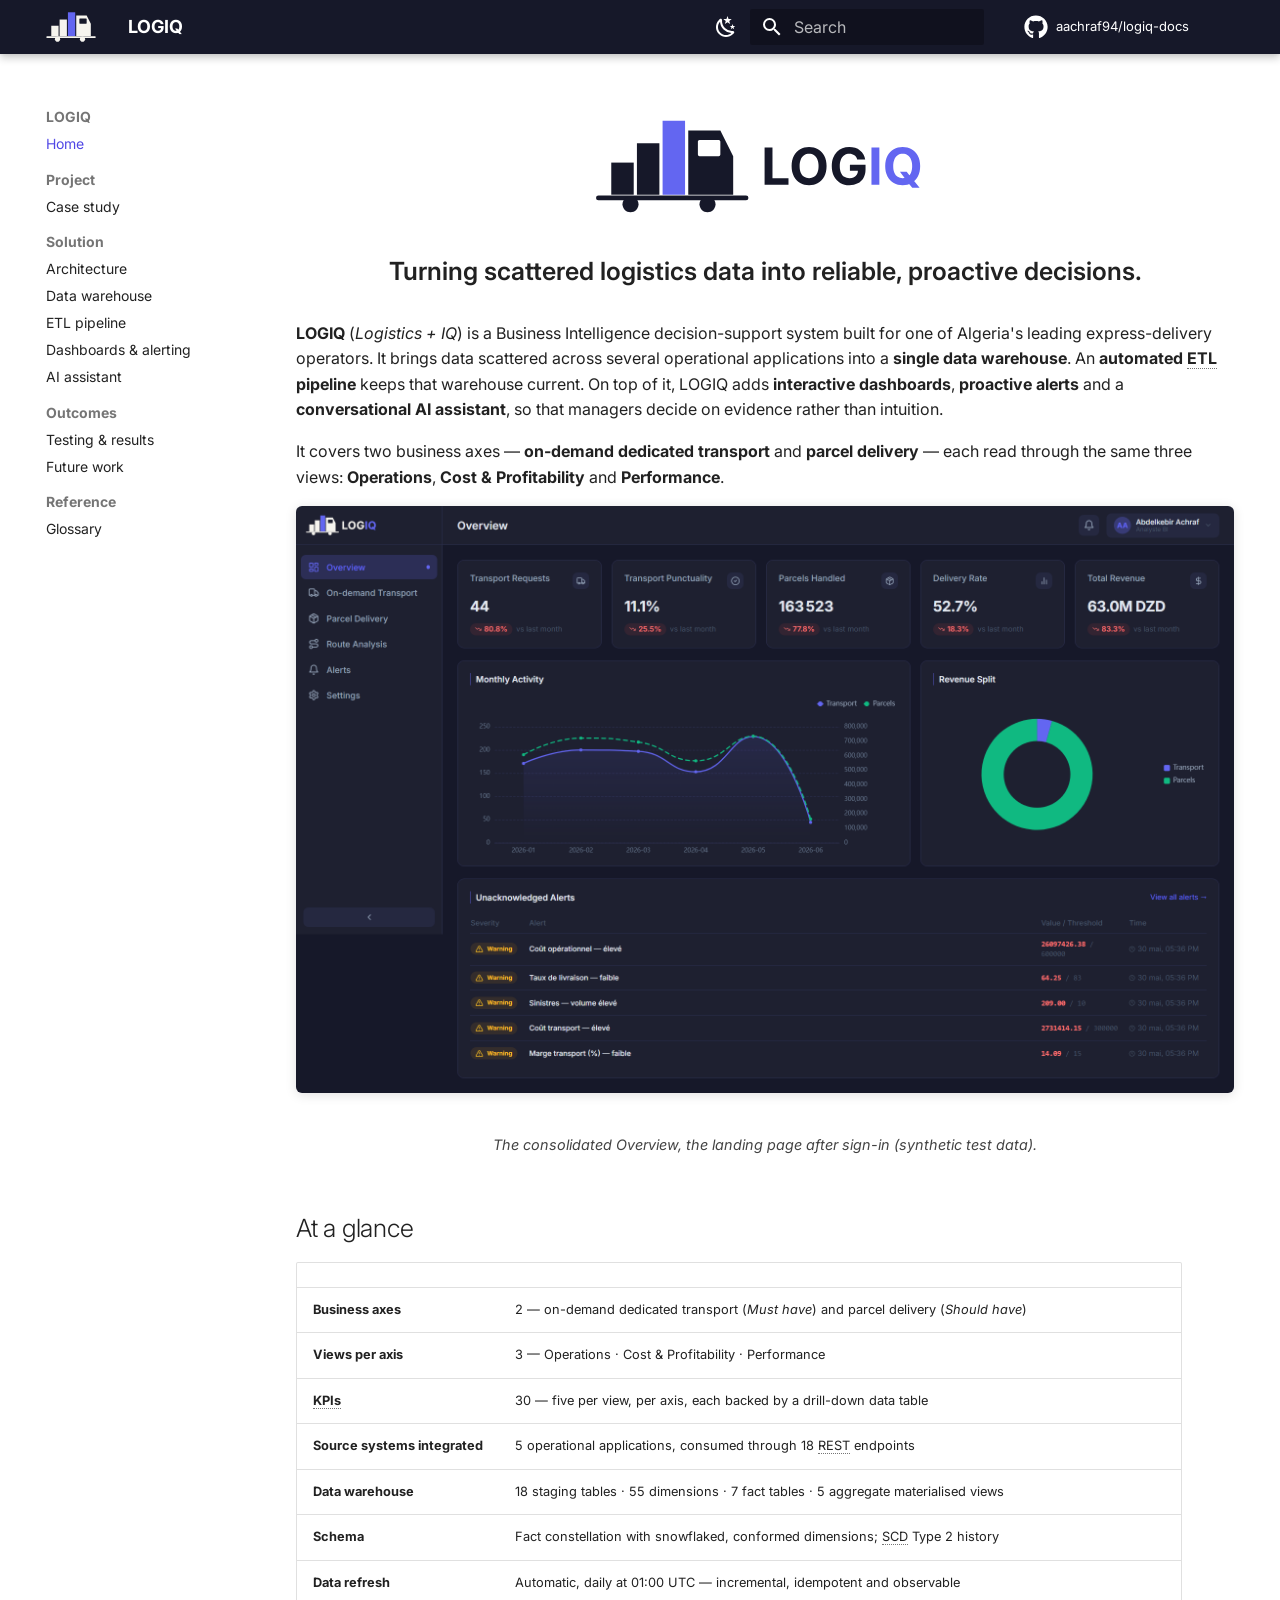
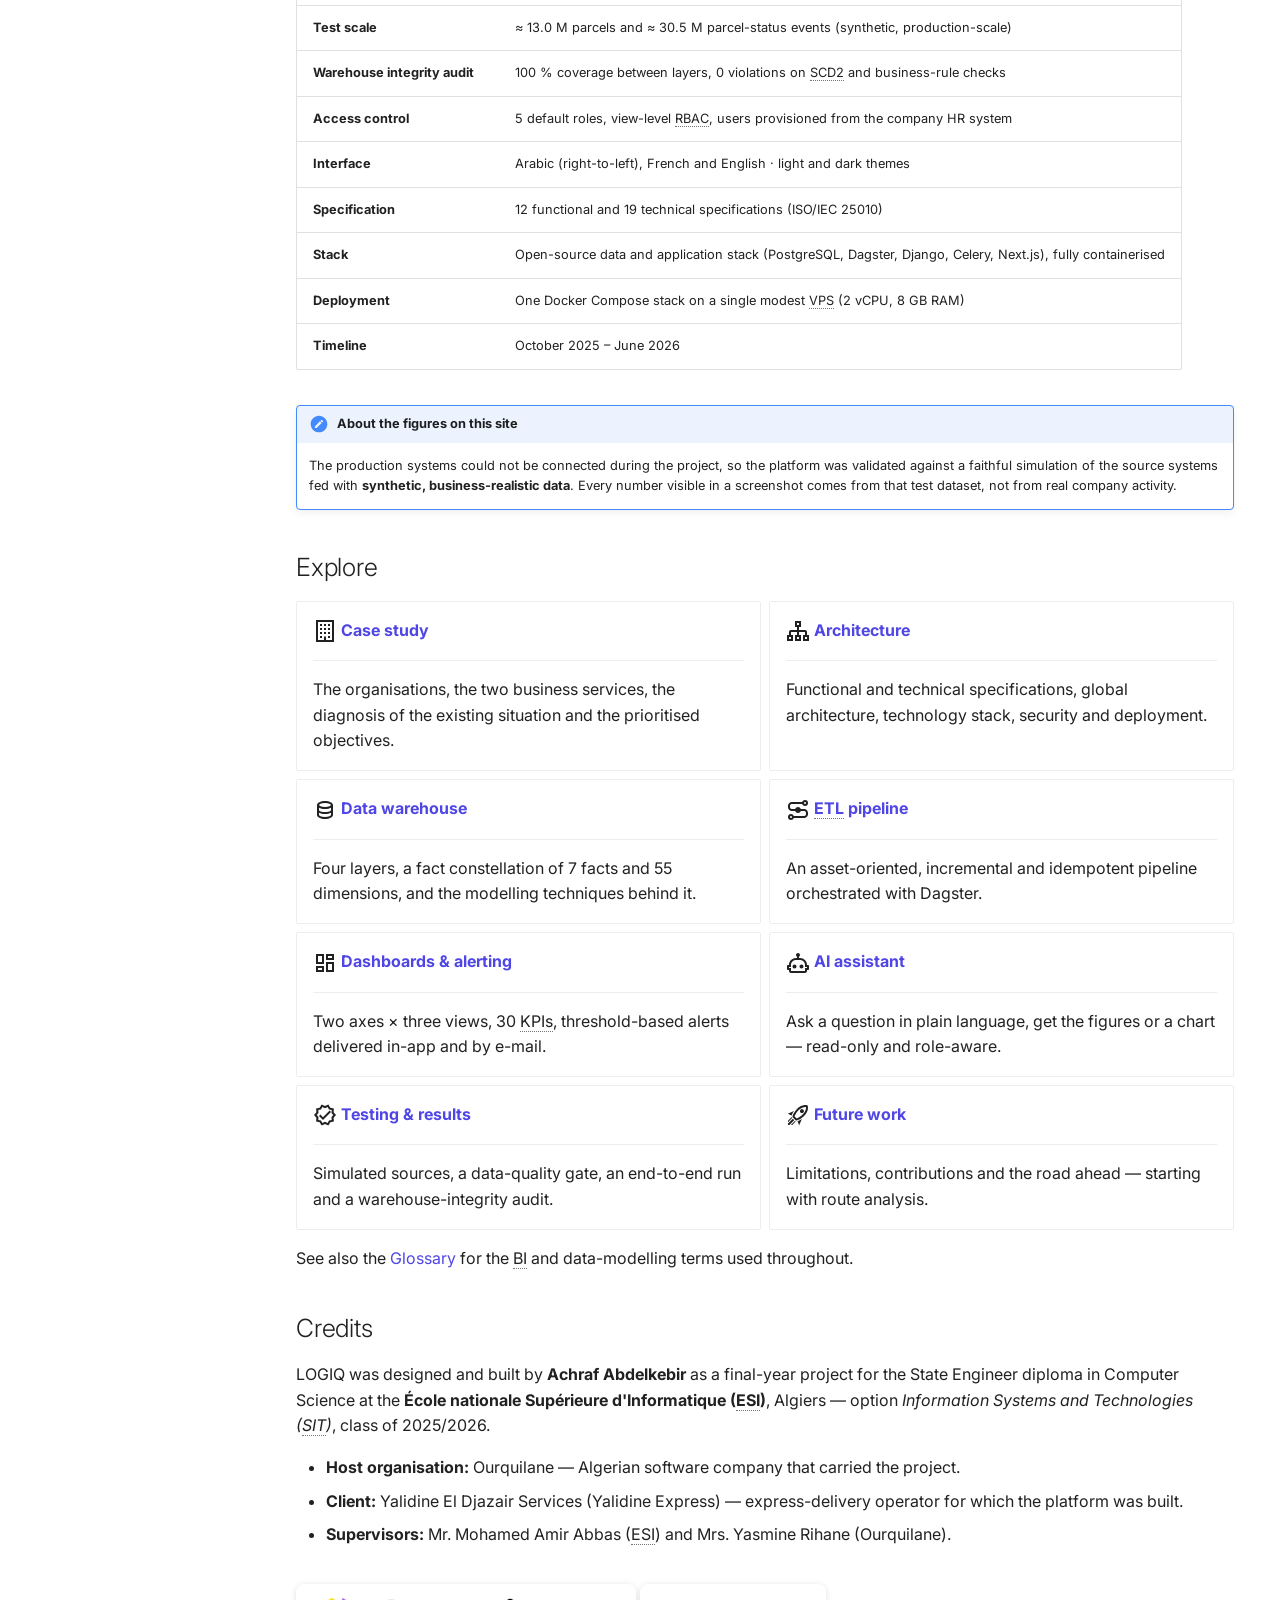
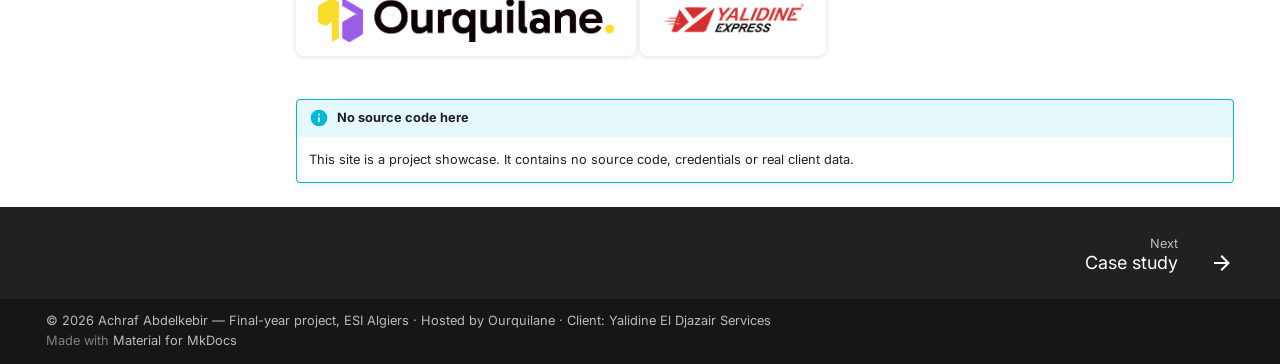
<file: index.html>
<!doctype html>
<html lang="en" class="no-js">
  <head>
    
      <meta charset="utf-8">
      <meta name="viewport" content="width=device-width,initial-scale=1">
      
        <meta name="description" content="LOGIQ — a Business Intelligence decision-support system for logistics operations and cost analysis: data warehouse, automated ETL pipeline, dashboards, proactive alerting and an AI assistant.">
      
      
        <meta name="author" content="Achraf Abdelkebir">
      
      
        <link rel="canonical" href="https://aachraf94.github.io/logiq-docs/">
      
      
      
        <link rel="next" href="case-study/">
      
      
        
      
      
      <link rel="icon" href="assets/favicon.svg">
      <meta name="generator" content="mkdocs-1.6.1, mkdocs-material-9.7.7">
    
    
      
        <title>Home - LOGIQ</title>
      
    
    
      <link rel="stylesheet" href="assets/stylesheets/main.ec1eaa64.min.css">
      
        
        <link rel="stylesheet" href="assets/stylesheets/palette.ab4e12ef.min.css">
      
      


    
    
      
    
    
      
        
        
        <link rel="preconnect" href="https://fonts.gstatic.com" crossorigin>
        <link rel="stylesheet" href="https://fonts.googleapis.com/css?family=Inter:300,300i,400,400i,700,700i%7CJetBrains+Mono:400,400i,700,700i&display=fallback">
        <style>:root{--md-text-font:"Inter";--md-code-font:"JetBrains Mono"}</style>
      
    
    
      <link rel="stylesheet" href="stylesheets/extra.css">
    
    <script>__md_scope=new URL(".",location),__md_hash=e=>[...e].reduce(((e,_)=>(e<<5)-e+_.charCodeAt(0)),0),__md_get=(e,_=localStorage,t=__md_scope)=>JSON.parse(_.getItem(t.pathname+"."+e)),__md_set=(e,_,t=localStorage,a=__md_scope)=>{try{t.setItem(a.pathname+"."+e,JSON.stringify(_))}catch(e){}}</script>
    
      

    
    
  </head>
  
  
    
    
      
    
    
    
    
    <body dir="ltr" data-md-color-scheme="default" data-md-color-primary="custom" data-md-color-accent="custom">
  
    
    <input class="md-toggle" data-md-toggle="drawer" type="checkbox" id="__drawer" autocomplete="off">
    <input class="md-toggle" data-md-toggle="search" type="checkbox" id="__search" autocomplete="off">
    <label class="md-overlay" for="__drawer"></label>
    <div data-md-component="skip">
      
        
        <a href="#logiq" class="md-skip">
          Skip to content
        </a>
      
    </div>
    <div data-md-component="announce">
      
    </div>
    
    
      

  

<header class="md-header md-header--shadow" data-md-component="header">
  <nav class="md-header__inner md-grid" aria-label="Header">
    <a href="." title="LOGIQ" class="md-header__button md-logo" aria-label="LOGIQ" data-md-component="logo">
      
  <img src="assets/logiq-mark-on-dark.svg" alt="logo">

    </a>
    <label class="md-header__button md-icon" for="__drawer">
      
      <svg xmlns="http://www.w3.org/2000/svg" viewBox="0 0 24 24"><path d="M3 6h18v2H3zm0 5h18v2H3zm0 5h18v2H3z"/></svg>
    </label>
    <div class="md-header__title" data-md-component="header-title">
      <div class="md-header__ellipsis">
        <div class="md-header__topic">
          <span class="md-ellipsis">
            LOGIQ
          </span>
        </div>
        <div class="md-header__topic" data-md-component="header-topic">
          <span class="md-ellipsis">
            
              Home
            
          </span>
        </div>
      </div>
    </div>
    
      
        <form class="md-header__option" data-md-component="palette">
  
    
    
    
    <input class="md-option" data-md-color-media="(prefers-color-scheme: light)" data-md-color-scheme="default" data-md-color-primary="custom" data-md-color-accent="custom"  aria-label="Switch to dark mode"  type="radio" name="__palette" id="__palette_0">
    
      <label class="md-header__button md-icon" title="Switch to dark mode" for="__palette_1" hidden>
        <svg xmlns="http://www.w3.org/2000/svg" viewBox="0 0 24 24"><path d="m17.75 4.09-2.53 1.94.91 3.06-2.63-1.81-2.63 1.81.91-3.06-2.53-1.94L12.44 4l1.06-3 1.06 3zm3.5 6.91-1.64 1.25.59 1.98-1.7-1.17-1.7 1.17.59-1.98L15.75 11l2.06-.05L18.5 9l.69 1.95zm-2.28 4.95c.83-.08 1.72 1.1 1.19 1.85-.32.45-.66.87-1.08 1.27C15.17 23 8.84 23 4.94 19.07c-3.91-3.9-3.91-10.24 0-14.14.4-.4.82-.76 1.27-1.08.75-.53 1.93.36 1.85 1.19-.27 2.86.69 5.83 2.89 8.02a9.96 9.96 0 0 0 8.02 2.89m-1.64 2.02a12.08 12.08 0 0 1-7.8-3.47c-2.17-2.19-3.33-5-3.49-7.82-2.81 3.14-2.7 7.96.31 10.98 3.02 3.01 7.84 3.12 10.98.31"/></svg>
      </label>
    
  
    
    
    
    <input class="md-option" data-md-color-media="(prefers-color-scheme: dark)" data-md-color-scheme="slate" data-md-color-primary="custom" data-md-color-accent="custom"  aria-label="Switch to light mode"  type="radio" name="__palette" id="__palette_1">
    
      <label class="md-header__button md-icon" title="Switch to light mode" for="__palette_0" hidden>
        <svg xmlns="http://www.w3.org/2000/svg" viewBox="0 0 24 24"><path d="M12 7a5 5 0 0 1 5 5 5 5 0 0 1-5 5 5 5 0 0 1-5-5 5 5 0 0 1 5-5m0 2a3 3 0 0 0-3 3 3 3 0 0 0 3 3 3 3 0 0 0 3-3 3 3 0 0 0-3-3m0-7 2.39 3.42C13.65 5.15 12.84 5 12 5s-1.65.15-2.39.42zM3.34 7l4.16-.35A7.2 7.2 0 0 0 5.94 8.5c-.44.74-.69 1.5-.83 2.29zm.02 10 1.76-3.77a7.131 7.131 0 0 0 2.38 4.14zM20.65 7l-1.77 3.79a7.02 7.02 0 0 0-2.38-4.15zm-.01 10-4.14.36c.59-.51 1.12-1.14 1.54-1.86.42-.73.69-1.5.83-2.29zM12 22l-2.41-3.44c.74.27 1.55.44 2.41.44.82 0 1.63-.17 2.37-.44z"/></svg>
      </label>
    
  
</form>
      
    
    
      <script>var palette=__md_get("__palette");if(palette&&palette.color){if("(prefers-color-scheme)"===palette.color.media){var media=matchMedia("(prefers-color-scheme: light)"),input=document.querySelector(media.matches?"[data-md-color-media='(prefers-color-scheme: light)']":"[data-md-color-media='(prefers-color-scheme: dark)']");palette.color.media=input.getAttribute("data-md-color-media"),palette.color.scheme=input.getAttribute("data-md-color-scheme"),palette.color.primary=input.getAttribute("data-md-color-primary"),palette.color.accent=input.getAttribute("data-md-color-accent")}for(var[key,value]of Object.entries(palette.color))document.body.setAttribute("data-md-color-"+key,value)}</script>
    
    
    
      
      
        <label class="md-header__button md-icon" for="__search">
          
          <svg xmlns="http://www.w3.org/2000/svg" viewBox="0 0 24 24"><path d="M9.5 3A6.5 6.5 0 0 1 16 9.5c0 1.61-.59 3.09-1.56 4.23l.27.27h.79l5 5-1.5 1.5-5-5v-.79l-.27-.27A6.52 6.52 0 0 1 9.5 16 6.5 6.5 0 0 1 3 9.5 6.5 6.5 0 0 1 9.5 3m0 2C7 5 5 7 5 9.5S7 14 9.5 14 14 12 14 9.5 12 5 9.5 5"/></svg>
        </label>
        <div class="md-search" data-md-component="search" role="dialog">
  <label class="md-search__overlay" for="__search"></label>
  <div class="md-search__inner" role="search">
    <form class="md-search__form" name="search">
      <input type="text" class="md-search__input" name="query" aria-label="Search" placeholder="Search" autocapitalize="off" autocorrect="off" autocomplete="off" spellcheck="false" data-md-component="search-query" required>
      <label class="md-search__icon md-icon" for="__search">
        
        <svg xmlns="http://www.w3.org/2000/svg" viewBox="0 0 24 24"><path d="M9.5 3A6.5 6.5 0 0 1 16 9.5c0 1.61-.59 3.09-1.56 4.23l.27.27h.79l5 5-1.5 1.5-5-5v-.79l-.27-.27A6.52 6.52 0 0 1 9.5 16 6.5 6.5 0 0 1 3 9.5 6.5 6.5 0 0 1 9.5 3m0 2C7 5 5 7 5 9.5S7 14 9.5 14 14 12 14 9.5 12 5 9.5 5"/></svg>
        
        <svg xmlns="http://www.w3.org/2000/svg" viewBox="0 0 24 24"><path d="M20 11v2H8l5.5 5.5-1.42 1.42L4.16 12l7.92-7.92L13.5 5.5 8 11z"/></svg>
      </label>
      <nav class="md-search__options" aria-label="Search">
        
        <button type="reset" class="md-search__icon md-icon" title="Clear" aria-label="Clear" tabindex="-1">
          
          <svg xmlns="http://www.w3.org/2000/svg" viewBox="0 0 24 24"><path d="M19 6.41 17.59 5 12 10.59 6.41 5 5 6.41 10.59 12 5 17.59 6.41 19 12 13.41 17.59 19 19 17.59 13.41 12z"/></svg>
        </button>
      </nav>
      
        <div class="md-search__suggest" data-md-component="search-suggest"></div>
      
    </form>
    <div class="md-search__output">
      <div class="md-search__scrollwrap" tabindex="0" data-md-scrollfix>
        <div class="md-search-result" data-md-component="search-result">
          <div class="md-search-result__meta">
            Initializing search
          </div>
          <ol class="md-search-result__list" role="presentation"></ol>
        </div>
      </div>
    </div>
  </div>
</div>
      
    
    
      <div class="md-header__source">
        <a href="https://github.com/aachraf94/logiq-docs" title="Go to repository" class="md-source" data-md-component="source">
  <div class="md-source__icon md-icon">
    
    <svg xmlns="http://www.w3.org/2000/svg" viewBox="0 0 512 512"><!--! Font Awesome Free 7.1.0 by @fontawesome - https://fontawesome.com License - https://fontawesome.com/license/free (Icons: CC BY 4.0, Fonts: SIL OFL 1.1, Code: MIT License) Copyright 2025 Fonticons, Inc.--><path d="M173.9 397.4c0 2-2.3 3.6-5.2 3.6-3.3.3-5.6-1.3-5.6-3.6 0-2 2.3-3.6 5.2-3.6 3-.3 5.6 1.3 5.6 3.6m-31.1-4.5c-.7 2 1.3 4.3 4.3 4.9 2.6 1 5.6 0 6.2-2s-1.3-4.3-4.3-5.2c-2.6-.7-5.5.3-6.2 2.3m44.2-1.7c-2.9.7-4.9 2.6-4.6 4.9.3 2 2.9 3.3 5.9 2.6 2.9-.7 4.9-2.6 4.6-4.6-.3-1.9-3-3.2-5.9-2.9M252.8 8C114.1 8 8 113.3 8 252c0 110.9 69.8 205.8 169.5 239.2 12.8 2.3 17.3-5.6 17.3-12.1 0-6.2-.3-40.4-.3-61.4 0 0-70 15-84.7-29.8 0 0-11.4-29.1-27.8-36.6 0 0-22.9-15.7 1.6-15.4 0 0 24.9 2 38.6 25.8 21.9 38.6 58.6 27.5 72.9 20.9 2.3-16 8.8-27.1 16-33.7-55.9-6.2-112.3-14.3-112.3-110.5 0-27.5 7.6-41.3 23.6-58.9-2.6-6.5-11.1-33.3 2.6-67.9 20.9-6.5 69 27 69 27 20-5.6 41.5-8.5 62.8-8.5s42.8 2.9 62.8 8.5c0 0 48.1-33.6 69-27 13.7 34.7 5.2 61.4 2.6 67.9 16 17.7 25.8 31.5 25.8 58.9 0 96.5-58.9 104.2-114.8 110.5 9.2 7.9 17 22.9 17 46.4 0 33.7-.3 75.4-.3 83.6 0 6.5 4.6 14.4 17.3 12.1C436.2 457.8 504 362.9 504 252 504 113.3 391.5 8 252.8 8M105.2 352.9c-1.3 1-1 3.3.7 5.2 1.6 1.6 3.9 2.3 5.2 1 1.3-1 1-3.3-.7-5.2-1.6-1.6-3.9-2.3-5.2-1m-10.8-8.1c-.7 1.3.3 2.9 2.3 3.9 1.6 1 3.6.7 4.3-.7.7-1.3-.3-2.9-2.3-3.9-2-.6-3.6-.3-4.3.7m32.4 35.6c-1.6 1.3-1 4.3 1.3 6.2 2.3 2.3 5.2 2.6 6.5 1 1.3-1.3.7-4.3-1.3-6.2-2.2-2.3-5.2-2.6-6.5-1m-11.4-14.7c-1.6 1-1.6 3.6 0 5.9s4.3 3.3 5.6 2.3c1.6-1.3 1.6-3.9 0-6.2-1.4-2.3-4-3.3-5.6-2"/></svg>
  </div>
  <div class="md-source__repository">
    aachraf94/logiq-docs
  </div>
</a>
      </div>
    
  </nav>
  
</header>
    
    <div class="md-container" data-md-component="container">
      
      
        
          
        
      
      <main class="md-main" data-md-component="main">
        <div class="md-main__inner md-grid">
          
            
              
                
              
              <div class="md-sidebar md-sidebar--primary" data-md-component="sidebar" data-md-type="navigation" >
                <div class="md-sidebar__scrollwrap">
                  <div class="md-sidebar__inner">
                    



<nav class="md-nav md-nav--primary" aria-label="Navigation" data-md-level="0">
  <label class="md-nav__title" for="__drawer">
    <a href="." title="LOGIQ" class="md-nav__button md-logo" aria-label="LOGIQ" data-md-component="logo">
      
  <img src="assets/logiq-mark-on-dark.svg" alt="logo">

    </a>
    LOGIQ
  </label>
  
    <div class="md-nav__source">
      <a href="https://github.com/aachraf94/logiq-docs" title="Go to repository" class="md-source" data-md-component="source">
  <div class="md-source__icon md-icon">
    
    <svg xmlns="http://www.w3.org/2000/svg" viewBox="0 0 512 512"><!--! Font Awesome Free 7.1.0 by @fontawesome - https://fontawesome.com License - https://fontawesome.com/license/free (Icons: CC BY 4.0, Fonts: SIL OFL 1.1, Code: MIT License) Copyright 2025 Fonticons, Inc.--><path d="M173.9 397.4c0 2-2.3 3.6-5.2 3.6-3.3.3-5.6-1.3-5.6-3.6 0-2 2.3-3.6 5.2-3.6 3-.3 5.6 1.3 5.6 3.6m-31.1-4.5c-.7 2 1.3 4.3 4.3 4.9 2.6 1 5.6 0 6.2-2s-1.3-4.3-4.3-5.2c-2.6-.7-5.5.3-6.2 2.3m44.2-1.7c-2.9.7-4.9 2.6-4.6 4.9.3 2 2.9 3.3 5.9 2.6 2.9-.7 4.9-2.6 4.6-4.6-.3-1.9-3-3.2-5.9-2.9M252.8 8C114.1 8 8 113.3 8 252c0 110.9 69.8 205.8 169.5 239.2 12.8 2.3 17.3-5.6 17.3-12.1 0-6.2-.3-40.4-.3-61.4 0 0-70 15-84.7-29.8 0 0-11.4-29.1-27.8-36.6 0 0-22.9-15.7 1.6-15.4 0 0 24.9 2 38.6 25.8 21.9 38.6 58.6 27.5 72.9 20.9 2.3-16 8.8-27.1 16-33.7-55.9-6.2-112.3-14.3-112.3-110.5 0-27.5 7.6-41.3 23.6-58.9-2.6-6.5-11.1-33.3 2.6-67.9 20.9-6.5 69 27 69 27 20-5.6 41.5-8.5 62.8-8.5s42.8 2.9 62.8 8.5c0 0 48.1-33.6 69-27 13.7 34.7 5.2 61.4 2.6 67.9 16 17.7 25.8 31.5 25.8 58.9 0 96.5-58.9 104.2-114.8 110.5 9.2 7.9 17 22.9 17 46.4 0 33.7-.3 75.4-.3 83.6 0 6.5 4.6 14.4 17.3 12.1C436.2 457.8 504 362.9 504 252 504 113.3 391.5 8 252.8 8M105.2 352.9c-1.3 1-1 3.3.7 5.2 1.6 1.6 3.9 2.3 5.2 1 1.3-1 1-3.3-.7-5.2-1.6-1.6-3.9-2.3-5.2-1m-10.8-8.1c-.7 1.3.3 2.9 2.3 3.9 1.6 1 3.6.7 4.3-.7.7-1.3-.3-2.9-2.3-3.9-2-.6-3.6-.3-4.3.7m32.4 35.6c-1.6 1.3-1 4.3 1.3 6.2 2.3 2.3 5.2 2.6 6.5 1 1.3-1.3.7-4.3-1.3-6.2-2.2-2.3-5.2-2.6-6.5-1m-11.4-14.7c-1.6 1-1.6 3.6 0 5.9s4.3 3.3 5.6 2.3c1.6-1.3 1.6-3.9 0-6.2-1.4-2.3-4-3.3-5.6-2"/></svg>
  </div>
  <div class="md-source__repository">
    aachraf94/logiq-docs
  </div>
</a>
    </div>
  
  <ul class="md-nav__list" data-md-scrollfix>
    
      
      
  
  
    
  
  
  
    <li class="md-nav__item md-nav__item--active">
      
      <input class="md-nav__toggle md-toggle" type="checkbox" id="__toc">
      
      
        
      
      
        <label class="md-nav__link md-nav__link--active" for="__toc">
          
  
  
  <span class="md-ellipsis">
    
  
    Home
  

    
  </span>
  
  

          <span class="md-nav__icon md-icon"></span>
        </label>
      
      <a href="." class="md-nav__link md-nav__link--active">
        
  
  
  <span class="md-ellipsis">
    
  
    Home
  

    
  </span>
  
  

      </a>
      
        

<nav class="md-nav md-nav--secondary" aria-label="Table of contents">
  
  
  
    
  
  
    <label class="md-nav__title" for="__toc">
      <span class="md-nav__icon md-icon"></span>
      Table of contents
    </label>
    <ul class="md-nav__list" data-md-component="toc" data-md-scrollfix>
      
        <li class="md-nav__item">
  <a href="#at-a-glance" class="md-nav__link">
    <span class="md-ellipsis">
      
        At a glance
      
    </span>
  </a>
  
</li>
      
        <li class="md-nav__item">
  <a href="#explore" class="md-nav__link">
    <span class="md-ellipsis">
      
        Explore
      
    </span>
  </a>
  
</li>
      
        <li class="md-nav__item">
  <a href="#credits" class="md-nav__link">
    <span class="md-ellipsis">
      
        Credits
      
    </span>
  </a>
  
</li>
      
    </ul>
  
</nav>
      
    </li>
  

    
      
      
  
  
  
  
    
    
      
        
      
    
    
    
      
        
        
      
    
    
    <li class="md-nav__item md-nav__item--section md-nav__item--nested">
      
        
        
        <input class="md-nav__toggle md-toggle " type="checkbox" id="__nav_2" >
        
          
          <label class="md-nav__link" for="__nav_2" id="__nav_2_label" tabindex="">
            
  
  
  <span class="md-ellipsis">
    
  
    Project
  

    
  </span>
  
  

            <span class="md-nav__icon md-icon"></span>
          </label>
        
        <nav class="md-nav" data-md-level="1" aria-labelledby="__nav_2_label" aria-expanded="false">
          <label class="md-nav__title" for="__nav_2">
            <span class="md-nav__icon md-icon"></span>
            
  
    Project
  

          </label>
          <ul class="md-nav__list" data-md-scrollfix>
            
              
                
  
  
  
  
    <li class="md-nav__item">
      <a href="case-study/" class="md-nav__link">
        
  
  
  <span class="md-ellipsis">
    
  
    Case study
  

    
  </span>
  
  

      </a>
    </li>
  

              
            
          </ul>
        </nav>
      
    </li>
  

    
      
      
  
  
  
  
    
    
      
        
      
        
      
        
      
        
      
        
      
    
    
    
      
        
        
      
    
    
    <li class="md-nav__item md-nav__item--section md-nav__item--nested">
      
        
        
        <input class="md-nav__toggle md-toggle " type="checkbox" id="__nav_3" >
        
          
          <label class="md-nav__link" for="__nav_3" id="__nav_3_label" tabindex="">
            
  
  
  <span class="md-ellipsis">
    
  
    Solution
  

    
  </span>
  
  

            <span class="md-nav__icon md-icon"></span>
          </label>
        
        <nav class="md-nav" data-md-level="1" aria-labelledby="__nav_3_label" aria-expanded="false">
          <label class="md-nav__title" for="__nav_3">
            <span class="md-nav__icon md-icon"></span>
            
  
    Solution
  

          </label>
          <ul class="md-nav__list" data-md-scrollfix>
            
              
                
  
  
  
  
    <li class="md-nav__item">
      <a href="architecture/" class="md-nav__link">
        
  
  
  <span class="md-ellipsis">
    
  
    Architecture
  

    
  </span>
  
  

      </a>
    </li>
  

              
            
              
                
  
  
  
  
    <li class="md-nav__item">
      <a href="data-warehouse/" class="md-nav__link">
        
  
  
  <span class="md-ellipsis">
    
  
    Data warehouse
  

    
  </span>
  
  

      </a>
    </li>
  

              
            
              
                
  
  
  
  
    <li class="md-nav__item">
      <a href="etl-pipeline/" class="md-nav__link">
        
  
  
  <span class="md-ellipsis">
    
  
    ETL pipeline
  

    
  </span>
  
  

      </a>
    </li>
  

              
            
              
                
  
  
  
  
    <li class="md-nav__item">
      <a href="dashboards-alerting/" class="md-nav__link">
        
  
  
  <span class="md-ellipsis">
    
  
    Dashboards & alerting
  

    
  </span>
  
  

      </a>
    </li>
  

              
            
              
                
  
  
  
  
    <li class="md-nav__item">
      <a href="ai-assistant/" class="md-nav__link">
        
  
  
  <span class="md-ellipsis">
    
  
    AI assistant
  

    
  </span>
  
  

      </a>
    </li>
  

              
            
          </ul>
        </nav>
      
    </li>
  

    
      
      
  
  
  
  
    
    
      
        
      
        
      
    
    
    
      
        
        
      
    
    
    <li class="md-nav__item md-nav__item--section md-nav__item--nested">
      
        
        
        <input class="md-nav__toggle md-toggle " type="checkbox" id="__nav_4" >
        
          
          <label class="md-nav__link" for="__nav_4" id="__nav_4_label" tabindex="">
            
  
  
  <span class="md-ellipsis">
    
  
    Outcomes
  

    
  </span>
  
  

            <span class="md-nav__icon md-icon"></span>
          </label>
        
        <nav class="md-nav" data-md-level="1" aria-labelledby="__nav_4_label" aria-expanded="false">
          <label class="md-nav__title" for="__nav_4">
            <span class="md-nav__icon md-icon"></span>
            
  
    Outcomes
  

          </label>
          <ul class="md-nav__list" data-md-scrollfix>
            
              
                
  
  
  
  
    <li class="md-nav__item">
      <a href="testing-results/" class="md-nav__link">
        
  
  
  <span class="md-ellipsis">
    
  
    Testing & results
  

    
  </span>
  
  

      </a>
    </li>
  

              
            
              
                
  
  
  
  
    <li class="md-nav__item">
      <a href="future-work/" class="md-nav__link">
        
  
  
  <span class="md-ellipsis">
    
  
    Future work
  

    
  </span>
  
  

      </a>
    </li>
  

              
            
          </ul>
        </nav>
      
    </li>
  

    
      
      
  
  
  
  
    
    
      
        
      
    
    
    
      
        
        
      
    
    
    <li class="md-nav__item md-nav__item--section md-nav__item--nested">
      
        
        
        <input class="md-nav__toggle md-toggle " type="checkbox" id="__nav_5" >
        
          
          <label class="md-nav__link" for="__nav_5" id="__nav_5_label" tabindex="">
            
  
  
  <span class="md-ellipsis">
    
  
    Reference
  

    
  </span>
  
  

            <span class="md-nav__icon md-icon"></span>
          </label>
        
        <nav class="md-nav" data-md-level="1" aria-labelledby="__nav_5_label" aria-expanded="false">
          <label class="md-nav__title" for="__nav_5">
            <span class="md-nav__icon md-icon"></span>
            
  
    Reference
  

          </label>
          <ul class="md-nav__list" data-md-scrollfix>
            
              
                
  
  
  
  
    <li class="md-nav__item">
      <a href="glossary/" class="md-nav__link">
        
  
  
  <span class="md-ellipsis">
    
  
    Glossary
  

    
  </span>
  
  

      </a>
    </li>
  

              
            
          </ul>
        </nav>
      
    </li>
  

    
  </ul>
</nav>
                  </div>
                </div>
              </div>
            
            
              
                
              
              <div class="md-sidebar md-sidebar--secondary" data-md-component="sidebar" data-md-type="toc" hidden>
                <div class="md-sidebar__scrollwrap">
                  <div class="md-sidebar__inner">
                    

<nav class="md-nav md-nav--secondary" aria-label="Table of contents">
  
  
  
    
  
  
    <label class="md-nav__title" for="__toc">
      <span class="md-nav__icon md-icon"></span>
      Table of contents
    </label>
    <ul class="md-nav__list" data-md-component="toc" data-md-scrollfix>
      
        <li class="md-nav__item">
  <a href="#at-a-glance" class="md-nav__link">
    <span class="md-ellipsis">
      
        At a glance
      
    </span>
  </a>
  
</li>
      
        <li class="md-nav__item">
  <a href="#explore" class="md-nav__link">
    <span class="md-ellipsis">
      
        Explore
      
    </span>
  </a>
  
</li>
      
        <li class="md-nav__item">
  <a href="#credits" class="md-nav__link">
    <span class="md-ellipsis">
      
        Credits
      
    </span>
  </a>
  
</li>
      
    </ul>
  
</nav>
                  </div>
                </div>
              </div>
            
          
          
            <div class="md-content" data-md-component="content">
              
              <article class="md-content__inner md-typeset">
                
                  
  




<h1 class="hidden-title" id="logiq">LOGIQ<a class="headerlink" href="#logiq" title="Permanent link">&para;</a></h1>
<div class="logiq-hero">
<p><img alt="LOGIQ" src="assets/logiq-logo-on-light.svg#only-light" />
<img alt="LOGIQ" src="assets/logiq-logo-on-dark.svg#only-dark" /></p>
</div>
<p class="logiq-tagline">Turning scattered logistics data into reliable, proactive decisions.</p>

<p><strong>LOGIQ</strong> (<em>Logistics + IQ</em>) is a Business Intelligence decision-support system built for
one of Algeria's leading express-delivery operators. It brings data scattered across several
operational applications into a <strong>single data warehouse</strong>. An <strong>automated <abbr title="Extract-Transform-Load">ETL</abbr> pipeline</strong> keeps
that warehouse current. On top of it, LOGIQ adds <strong>interactive dashboards</strong>, <strong>proactive alerts</strong>
and a <strong>conversational AI assistant</strong>, so that managers decide on evidence rather than intuition.</p>
<p>It covers two business axes — <strong>on-demand dedicated transport</strong> and <strong>parcel delivery</strong> — each read
through the same three views: <strong>Operations</strong>, <strong>Cost &amp; Profitability</strong> and <strong>Performance</strong>.</p>
<figure>
  <img alt="The LOGIQ consolidated overview" loading="lazy" src="assets/dash-overview.png" />
<br />
<figcaption>The consolidated Overview, the landing page after sign-in (synthetic test data).</figcaption>
</figure>
<h2 id="at-a-glance">At a glance<a class="headerlink" href="#at-a-glance" title="Permanent link">&para;</a></h2>
<table>
<thead>
<tr>
<th></th>
<th></th>
</tr>
</thead>
<tbody>
<tr>
<td><strong>Business axes</strong></td>
<td>2 — on-demand dedicated transport (<em>Must have</em>) and parcel delivery (<em>Should have</em>)</td>
</tr>
<tr>
<td><strong>Views per axis</strong></td>
<td>3 — Operations · Cost &amp; Profitability · Performance</td>
</tr>
<tr>
<td><strong><abbr title="Key Performance Indicators">KPIs</abbr></strong></td>
<td>30 — five per view, per axis, each backed by a drill-down data table</td>
</tr>
<tr>
<td><strong>Source systems integrated</strong></td>
<td>5 operational applications, consumed through 18 <abbr title="Representational State Transfer">REST</abbr> endpoints</td>
</tr>
<tr>
<td><strong>Data warehouse</strong></td>
<td>18 staging tables · 55 dimensions · 7 fact tables · 5 aggregate materialised views</td>
</tr>
<tr>
<td><strong>Schema</strong></td>
<td>Fact constellation with snowflaked, conformed dimensions; <abbr title="Slowly Changing Dimension">SCD</abbr> Type 2 history</td>
</tr>
<tr>
<td><strong>Data refresh</strong></td>
<td>Automatic, daily at 01:00 UTC — incremental, idempotent and observable</td>
</tr>
<tr>
<td><strong>Test scale</strong></td>
<td>≈ 13.0 M parcels and ≈ 30.5 M parcel-status events (synthetic, production-scale)</td>
</tr>
<tr>
<td><strong>Warehouse integrity audit</strong></td>
<td>100 % coverage between layers, 0 violations on <abbr title="Slowly Changing Dimension, Type 2">SCD2</abbr> and business-rule checks</td>
</tr>
<tr>
<td><strong>Access control</strong></td>
<td>5 default roles, view-level <abbr title="Role-Based Access Control">RBAC</abbr>, users provisioned from the company HR system</td>
</tr>
<tr>
<td><strong>Interface</strong></td>
<td>Arabic (right-to-left), French and English · light and dark themes</td>
</tr>
<tr>
<td><strong>Specification</strong></td>
<td>12 functional and 19 technical specifications (ISO/IEC 25010)</td>
</tr>
<tr>
<td><strong>Stack</strong></td>
<td>Open-source data and application stack (PostgreSQL, Dagster, Django, Celery, Next.js), fully containerised</td>
</tr>
<tr>
<td><strong>Deployment</strong></td>
<td>One Docker Compose stack on a single modest <abbr title="Virtual Private Server">VPS</abbr> (2 vCPU, 8 GB RAM)</td>
</tr>
<tr>
<td><strong>Timeline</strong></td>
<td>October 2025 – June 2026</td>
</tr>
</tbody>
</table>
<div class="admonition note">
<p class="admonition-title">About the figures on this site</p>
<p>The production systems could not be connected during the project, so the platform was validated
against a faithful simulation of the source systems fed with <strong>synthetic, business-realistic
data</strong>. Every number visible in a screenshot comes from that test dataset, not from real
company activity.</p>
</div>
<h2 id="explore">Explore<a class="headerlink" href="#explore" title="Permanent link">&para;</a></h2>
<div class="grid cards">
<ul>
<li>
<p><span class="twemoji lg middle"><svg xmlns="http://www.w3.org/2000/svg" viewBox="0 0 24 24"><path d="M19 3v18h-6v-3.5h-2V21H5V3zm-4 4h2V5h-2zm-4 0h2V5h-2zM7 7h2V5H7zm8 4h2V9h-2zm-4 0h2V9h-2zm-4 0h2V9H7zm8 4h2v-2h-2zm-4 0h2v-2h-2zm-4 0h2v-2H7zm8 4h2v-2h-2zm-8 0h2v-2H7zM21 1H3v22h18z"/></svg></span> <strong><a href="case-study/">Case study</a></strong></p>
<hr />
<p>The organisations, the two business services, the diagnosis of the existing situation
and the prioritised objectives.</p>
</li>
<li>
<p><span class="twemoji lg middle"><svg xmlns="http://www.w3.org/2000/svg" viewBox="0 0 24 24"><path d="M21 16v-3c0-1.11-.89-2-2-2h-6V8h2V2H9v6h2v3H5c-1.11 0-2 .89-2 2v3H1v6h6v-6H5v-3h6v3H9v6h6v-6h-2v-3h6v3h-2v6h6v-6zM11 4h2v2h-2zM5 20H3v-2h2zm8 0h-2v-2h2zm8 0h-2v-2h2z"/></svg></span> <strong><a href="architecture/">Architecture</a></strong></p>
<hr />
<p>Functional and technical specifications, global architecture, technology stack,
security and deployment.</p>
</li>
<li>
<p><span class="twemoji lg middle"><svg xmlns="http://www.w3.org/2000/svg" viewBox="0 0 24 24"><path d="M12 3C7.58 3 4 4.79 4 7v10c0 2.21 3.59 4 8 4s8-1.79 8-4V7c0-2.21-3.58-4-8-4m6 14c0 .5-2.13 2-6 2s-6-1.5-6-2v-2.23c1.61.78 3.72 1.23 6 1.23s4.39-.45 6-1.23zm0-4.55c-1.3.95-3.58 1.55-6 1.55s-4.7-.6-6-1.55V9.64c1.47.83 3.61 1.36 6 1.36s4.53-.53 6-1.36zM12 9C8.13 9 6 7.5 6 7s2.13-2 6-2 6 1.5 6 2-2.13 2-6 2"/></svg></span> <strong><a href="data-warehouse/">Data warehouse</a></strong></p>
<hr />
<p>Four layers, a fact constellation of 7 facts and 55 dimensions, and the modelling
techniques behind it.</p>
</li>
<li>
<p><span class="twemoji lg middle"><svg xmlns="http://www.w3.org/2000/svg" viewBox="0 0 24 24"><path d="M18 11h-3.18C14.4 9.84 13.3 9 12 9s-2.4.84-2.82 2H6c-.33 0-2-.1-2-2V8c0-1.83 1.54-2 2-2h10.18C16.6 7.16 17.7 8 19 8a3 3 0 0 0 3-3 3 3 0 0 0-3-3c-1.3 0-2.4.84-2.82 2H6C4.39 4 2 5.06 2 8v1c0 2.94 2.39 4 4 4h3.18c.42 1.16 1.52 2 2.82 2s2.4-.84 2.82-2H18c.33 0 2 .1 2 2v1c0 1.83-1.54 2-2 2H7.82C7.4 16.84 6.3 16 5 16a3 3 0 0 0-3 3 3 3 0 0 0 3 3c1.3 0 2.4-.84 2.82-2H18c1.61 0 4-1.07 4-4v-1c0-2.93-2.39-4-4-4m1-7a1 1 0 0 1 1 1 1 1 0 0 1-1 1 1 1 0 0 1-1-1 1 1 0 0 1 1-1M5 20a1 1 0 0 1-1-1 1 1 0 0 1 1-1 1 1 0 0 1 1 1 1 1 0 0 1-1 1"/></svg></span> <strong><a href="etl-pipeline/"><abbr title="Extract-Transform-Load">ETL</abbr> pipeline</a></strong></p>
<hr />
<p>An asset-oriented, incremental and idempotent pipeline orchestrated with Dagster.</p>
</li>
<li>
<p><span class="twemoji lg middle"><svg xmlns="http://www.w3.org/2000/svg" viewBox="0 0 24 24"><path d="M19 5v2h-4V5zM9 5v6H5V5zm10 8v6h-4v-6zM9 17v2H5v-2zM21 3h-8v6h8zM11 3H3v10h8zm10 8h-8v10h8zm-10 4H3v6h8z"/></svg></span> <strong><a href="dashboards-alerting/">Dashboards &amp; alerting</a></strong></p>
<hr />
<p>Two axes × three views, 30 <abbr title="Key Performance Indicators">KPIs</abbr>, threshold-based alerts delivered in-app and by e-mail.</p>
</li>
<li>
<p><span class="twemoji lg middle"><svg xmlns="http://www.w3.org/2000/svg" viewBox="0 0 24 24"><path d="M17.5 15.5c0 1.11-.89 2-2 2s-2-.89-2-2 .9-2 2-2 2 .9 2 2m-9-2c-1.1 0-2 .9-2 2s.9 2 2 2 2-.89 2-2-.89-2-2-2M23 15v3c0 .55-.45 1-1 1h-1v1c0 1.11-.89 2-2 2H5a2 2 0 0 1-2-2v-1H2c-.55 0-1-.45-1-1v-3c0-.55.45-1 1-1h1c0-3.87 3.13-7 7-7h1V5.73c-.6-.34-1-.99-1-1.73 0-1.1.9-2 2-2s2 .9 2 2c0 .74-.4 1.39-1 1.73V7h1c3.87 0 7 3.13 7 7h1c.55 0 1 .45 1 1m-2 1h-2v-2c0-2.76-2.24-5-5-5h-4c-2.76 0-5 2.24-5 5v2H3v1h2v3h14v-3h2z"/></svg></span> <strong><a href="ai-assistant/">AI assistant</a></strong></p>
<hr />
<p>Ask a question in plain language, get the figures or a chart — read-only and
role-aware.</p>
</li>
<li>
<p><span class="twemoji lg middle"><svg xmlns="http://www.w3.org/2000/svg" viewBox="0 0 24 24"><path d="m23 12-2.4-2.8.3-3.7-3.6-.8-1.9-3.2L12 3 8.6 1.5 6.7 4.7l-3.6.8.3 3.7L1 12l2.4 2.8-.3 3.7 3.6.8 1.9 3.2L12 21l3.4 1.5 1.9-3.2 3.6-.8-.3-3.7zm-4.3 4.9-2.7.6-1.4 2.4-2.6-1.1-2.6 1.1L8 17.5l-2.7-.6.2-2.8L3.7 12l1.8-2.1-.2-2.8L8 6.5l1.4-2.4L12 5.2l2.6-1.1L16 6.5l2.7.6-.2 2.8 1.8 2.1-1.8 2.1zm-2.1-9.3L18 9l-8 8-4-4 1.4-1.4 2.6 2.6z"/></svg></span> <strong><a href="testing-results/">Testing &amp; results</a></strong></p>
<hr />
<p>Simulated sources, a data-quality gate, an end-to-end run and a warehouse-integrity
audit.</p>
</li>
<li>
<p><span class="twemoji lg middle"><svg xmlns="http://www.w3.org/2000/svg" viewBox="0 0 24 24"><path d="m13.13 22.19-1.63-3.83c1.57-.58 3.04-1.36 4.4-2.27zM5.64 12.5l-3.83-1.63 6.1-2.77C7 9.46 6.22 10.93 5.64 12.5M19.22 4c.28 0 .53 0 .74.05.17 1.39-.02 4.25-3.3 7.53-1.7 1.71-3.73 3.02-6.01 3.89l-2.15-2.1c.92-2.31 2.23-4.34 3.92-6.03C15.18 4.58 17.64 4 19.22 4m0-2c-1.98 0-4.98.69-8.22 3.93-2.19 2.19-3.5 4.6-4.35 6.71-.28.75-.09 1.57.46 2.13l2.13 2.12c.38.38.89.61 1.42.61.23 0 .47-.06.7-.15A19.1 19.1 0 0 0 18.07 13c5.66-5.66 3.54-10.61 3.54-10.61S20.7 2 19.22 2m-4.68 7.46c-.78-.78-.78-2.05 0-2.83s2.05-.78 2.83 0c.77.78.78 2.05 0 2.83s-2.05.78-2.83 0m-5.66 7.07-1.41-1.41zM6.24 22l3.64-3.64c-.34-.09-.67-.24-.97-.45L4.83 22zM2 22h1.41l4.77-4.76-1.42-1.41L2 20.59zm0-2.83 4.09-4.08c-.21-.3-.36-.62-.45-.97L2 17.76z"/></svg></span> <strong><a href="future-work/">Future work</a></strong></p>
<hr />
<p>Limitations, contributions and the road ahead — starting with route analysis.</p>
</li>
</ul>
</div>
<p>See also the <a href="glossary/">Glossary</a> for the <abbr title="Business Intelligence">BI</abbr> and data-modelling terms used throughout.</p>
<h2 id="credits">Credits<a class="headerlink" href="#credits" title="Permanent link">&para;</a></h2>
<p>LOGIQ was designed and built by <strong>Achraf Abdelkebir</strong> as a final-year project for the State
Engineer diploma in Computer Science at the <strong>École nationale Supérieure d'Informatique (<abbr title="École nationale Supérieure d'Informatique (Algiers)">ESI</abbr>)</strong>,
Algiers — option <em>Information Systems and Technologies (<abbr title="Systèmes d'Information et Technologies">SIT</abbr>)</em>, class of 2025/2026.</p>
<ul>
<li><strong>Host organisation:</strong> Ourquilane — Algerian software company that carried the project.</li>
<li><strong>Client:</strong> Yalidine El Djazair Services (Yalidine Express) — express-delivery operator for
  which the platform was built.</li>
<li><strong>Supervisors:</strong> Mr. Mohamed Amir Abbas (<abbr title="École nationale Supérieure d'Informatique (Algiers)">ESI</abbr>) and Mrs. Yasmine Rihane (Ourquilane).</li>
</ul>
<div class="partner-logos">
<p><img alt="Ourquilane" src="assets/ourquilane-logo.png" />
<img alt="Yalidine Express" src="assets/yalidine-logo.png" /></p>
</div>
<div class="admonition info">
<p class="admonition-title">No source code here</p>
<p>This site is a project showcase. It contains no source code, credentials or real client data.</p>
</div>







  
  




  



                
              </article>
            </div>
          
          
  <script>var tabs=__md_get("__tabs");if(Array.isArray(tabs))e:for(var set of document.querySelectorAll(".tabbed-set")){var labels=set.querySelector(".tabbed-labels");for(var tab of tabs)for(var label of labels.getElementsByTagName("label"))if(label.innerText.trim()===tab){var input=document.getElementById(label.htmlFor);input.checked=!0;continue e}}</script>

<script>var target=document.getElementById(location.hash.slice(1));target&&target.name&&(target.checked=target.name.startsWith("__tabbed_"))</script>
        </div>
        
          <button type="button" class="md-top md-icon" data-md-component="top" hidden>
  
  <svg xmlns="http://www.w3.org/2000/svg" viewBox="0 0 24 24"><path d="M13 20h-2V8l-5.5 5.5-1.42-1.42L12 4.16l7.92 7.92-1.42 1.42L13 8z"/></svg>
  Back to top
</button>
        
      </main>
      
        <footer class="md-footer">
  
    
      
        
      
      <nav class="md-footer__inner md-grid" aria-label="Footer" >
        
        
          
          <a href="case-study/" class="md-footer__link md-footer__link--next" aria-label="Next: Case study">
            <div class="md-footer__title">
              <span class="md-footer__direction">
                Next
              </span>
              <div class="md-ellipsis">
                Case study
              </div>
            </div>
            <div class="md-footer__button md-icon">
              
              <svg xmlns="http://www.w3.org/2000/svg" viewBox="0 0 24 24"><path d="M4 11v2h12l-5.5 5.5 1.42 1.42L19.84 12l-7.92-7.92L10.5 5.5 16 11z"/></svg>
            </div>
          </a>
        
      </nav>
    
  
  <div class="md-footer-meta md-typeset">
    <div class="md-footer-meta__inner md-grid">
      <div class="md-copyright">
  
    <div class="md-copyright__highlight">
      &copy; 2026 Achraf Abdelkebir — Final-year project, ESI Algiers · Hosted by Ourquilane · Client: Yalidine El Djazair Services
    </div>
  
  
    Made with
    <a href="https://squidfunk.github.io/mkdocs-material/" target="_blank" rel="noopener">
      Material for MkDocs
    </a>
  
</div>
      
    </div>
  </div>
</footer>
      
    </div>
    <div class="md-dialog" data-md-component="dialog">
      <div class="md-dialog__inner md-typeset"></div>
    </div>
    
    
    
      
      
      <script id="__config" type="application/json">{"annotate": null, "base": ".", "features": ["navigation.sections", "navigation.top", "navigation.footer", "navigation.indexes", "navigation.tracking", "toc.follow", "search.suggest", "search.highlight", "content.code.copy", "content.tabs.link"], "search": "assets/javascripts/workers/search.2c215733.min.js", "tags": null, "translations": {"clipboard.copied": "Copied to clipboard", "clipboard.copy": "Copy to clipboard", "search.result.more.one": "1 more on this page", "search.result.more.other": "# more on this page", "search.result.none": "No matching documents", "search.result.one": "1 matching document", "search.result.other": "# matching documents", "search.result.placeholder": "Type to start searching", "search.result.term.missing": "Missing", "select.version": "Select version"}, "version": null}</script>
    
    
      <script src="assets/javascripts/bundle.d7400e89.min.js"></script>
      
    
  </body>
</html>
</file>
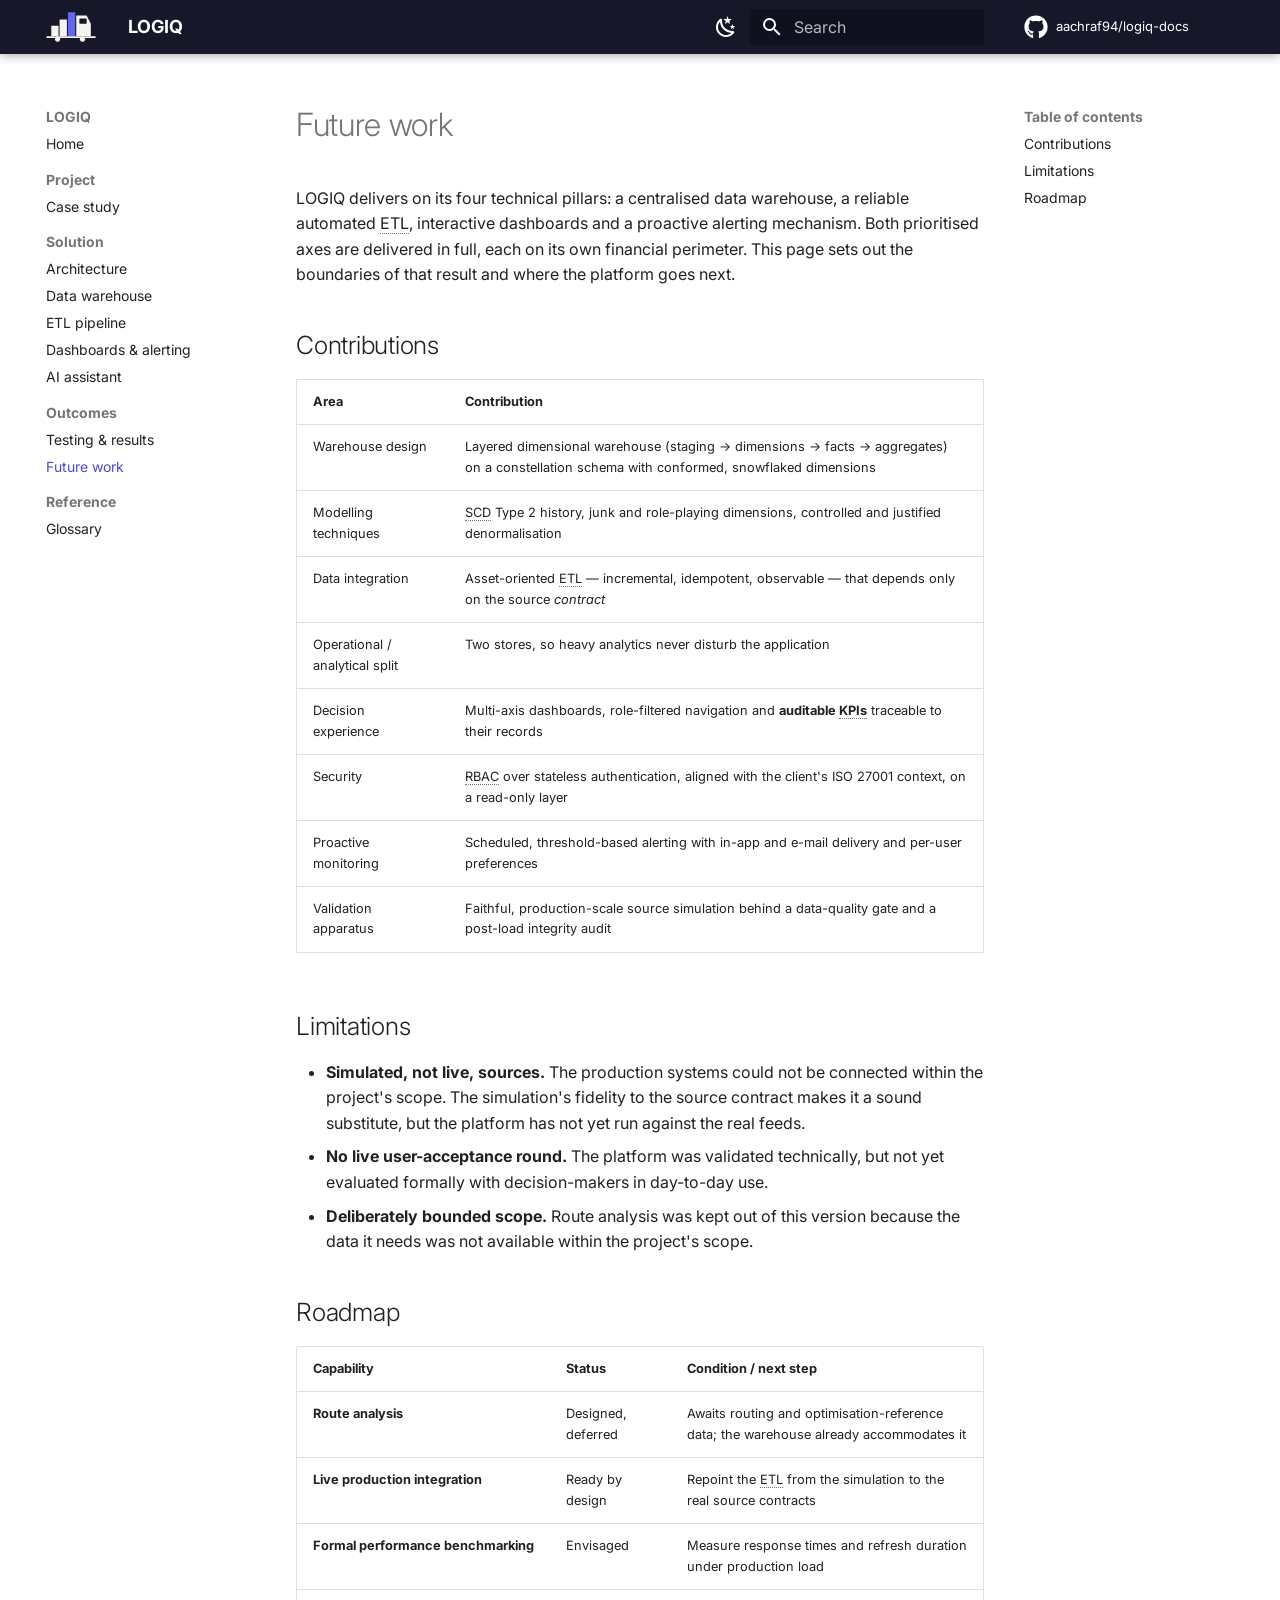
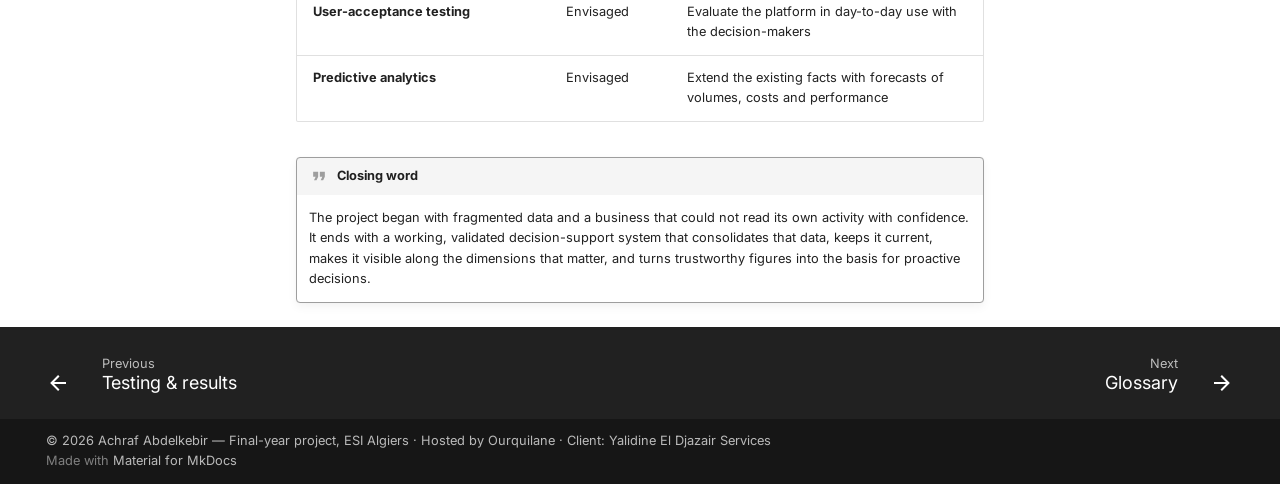
<file: future-work/index.html>
<!doctype html>
<html lang="en" class="no-js">
  <head>
    
      <meta charset="utf-8">
      <meta name="viewport" content="width=device-width,initial-scale=1">
      
        <meta name="description" content="LOGIQ — a Business Intelligence decision-support system for logistics operations and cost analysis: data warehouse, automated ETL pipeline, dashboards, proactive alerting and an AI assistant.">
      
      
        <meta name="author" content="Achraf Abdelkebir">
      
      
        <link rel="canonical" href="https://aachraf94.github.io/logiq-docs/future-work/">
      
      
        <link rel="prev" href="../testing-results/">
      
      
        <link rel="next" href="../glossary/">
      
      
        
      
      
      <link rel="icon" href="../assets/favicon.svg">
      <meta name="generator" content="mkdocs-1.6.1, mkdocs-material-9.7.7">
    
    
      
        <title>Future work - LOGIQ</title>
      
    
    
      <link rel="stylesheet" href="../assets/stylesheets/main.ec1eaa64.min.css">
      
        
        <link rel="stylesheet" href="../assets/stylesheets/palette.ab4e12ef.min.css">
      
      


    
    
      
    
    
      
        
        
        <link rel="preconnect" href="https://fonts.gstatic.com" crossorigin>
        <link rel="stylesheet" href="https://fonts.googleapis.com/css?family=Inter:300,300i,400,400i,700,700i%7CJetBrains+Mono:400,400i,700,700i&display=fallback">
        <style>:root{--md-text-font:"Inter";--md-code-font:"JetBrains Mono"}</style>
      
    
    
      <link rel="stylesheet" href="../stylesheets/extra.css">
    
    <script>__md_scope=new URL("..",location),__md_hash=e=>[...e].reduce(((e,_)=>(e<<5)-e+_.charCodeAt(0)),0),__md_get=(e,_=localStorage,t=__md_scope)=>JSON.parse(_.getItem(t.pathname+"."+e)),__md_set=(e,_,t=localStorage,a=__md_scope)=>{try{t.setItem(a.pathname+"."+e,JSON.stringify(_))}catch(e){}}</script>
    
      

    
    
  </head>
  
  
    
    
      
    
    
    
    
    <body dir="ltr" data-md-color-scheme="default" data-md-color-primary="custom" data-md-color-accent="custom">
  
    
    <input class="md-toggle" data-md-toggle="drawer" type="checkbox" id="__drawer" autocomplete="off">
    <input class="md-toggle" data-md-toggle="search" type="checkbox" id="__search" autocomplete="off">
    <label class="md-overlay" for="__drawer"></label>
    <div data-md-component="skip">
      
        
        <a href="#future-work" class="md-skip">
          Skip to content
        </a>
      
    </div>
    <div data-md-component="announce">
      
    </div>
    
    
      

  

<header class="md-header md-header--shadow" data-md-component="header">
  <nav class="md-header__inner md-grid" aria-label="Header">
    <a href=".." title="LOGIQ" class="md-header__button md-logo" aria-label="LOGIQ" data-md-component="logo">
      
  <img src="../assets/logiq-mark-on-dark.svg" alt="logo">

    </a>
    <label class="md-header__button md-icon" for="__drawer">
      
      <svg xmlns="http://www.w3.org/2000/svg" viewBox="0 0 24 24"><path d="M3 6h18v2H3zm0 5h18v2H3zm0 5h18v2H3z"/></svg>
    </label>
    <div class="md-header__title" data-md-component="header-title">
      <div class="md-header__ellipsis">
        <div class="md-header__topic">
          <span class="md-ellipsis">
            LOGIQ
          </span>
        </div>
        <div class="md-header__topic" data-md-component="header-topic">
          <span class="md-ellipsis">
            
              Future work
            
          </span>
        </div>
      </div>
    </div>
    
      
        <form class="md-header__option" data-md-component="palette">
  
    
    
    
    <input class="md-option" data-md-color-media="(prefers-color-scheme: light)" data-md-color-scheme="default" data-md-color-primary="custom" data-md-color-accent="custom"  aria-label="Switch to dark mode"  type="radio" name="__palette" id="__palette_0">
    
      <label class="md-header__button md-icon" title="Switch to dark mode" for="__palette_1" hidden>
        <svg xmlns="http://www.w3.org/2000/svg" viewBox="0 0 24 24"><path d="m17.75 4.09-2.53 1.94.91 3.06-2.63-1.81-2.63 1.81.91-3.06-2.53-1.94L12.44 4l1.06-3 1.06 3zm3.5 6.91-1.64 1.25.59 1.98-1.7-1.17-1.7 1.17.59-1.98L15.75 11l2.06-.05L18.5 9l.69 1.95zm-2.28 4.95c.83-.08 1.72 1.1 1.19 1.85-.32.45-.66.87-1.08 1.27C15.17 23 8.84 23 4.94 19.07c-3.91-3.9-3.91-10.24 0-14.14.4-.4.82-.76 1.27-1.08.75-.53 1.93.36 1.85 1.19-.27 2.86.69 5.83 2.89 8.02a9.96 9.96 0 0 0 8.02 2.89m-1.64 2.02a12.08 12.08 0 0 1-7.8-3.47c-2.17-2.19-3.33-5-3.49-7.82-2.81 3.14-2.7 7.96.31 10.98 3.02 3.01 7.84 3.12 10.98.31"/></svg>
      </label>
    
  
    
    
    
    <input class="md-option" data-md-color-media="(prefers-color-scheme: dark)" data-md-color-scheme="slate" data-md-color-primary="custom" data-md-color-accent="custom"  aria-label="Switch to light mode"  type="radio" name="__palette" id="__palette_1">
    
      <label class="md-header__button md-icon" title="Switch to light mode" for="__palette_0" hidden>
        <svg xmlns="http://www.w3.org/2000/svg" viewBox="0 0 24 24"><path d="M12 7a5 5 0 0 1 5 5 5 5 0 0 1-5 5 5 5 0 0 1-5-5 5 5 0 0 1 5-5m0 2a3 3 0 0 0-3 3 3 3 0 0 0 3 3 3 3 0 0 0 3-3 3 3 0 0 0-3-3m0-7 2.39 3.42C13.65 5.15 12.84 5 12 5s-1.65.15-2.39.42zM3.34 7l4.16-.35A7.2 7.2 0 0 0 5.94 8.5c-.44.74-.69 1.5-.83 2.29zm.02 10 1.76-3.77a7.131 7.131 0 0 0 2.38 4.14zM20.65 7l-1.77 3.79a7.02 7.02 0 0 0-2.38-4.15zm-.01 10-4.14.36c.59-.51 1.12-1.14 1.54-1.86.42-.73.69-1.5.83-2.29zM12 22l-2.41-3.44c.74.27 1.55.44 2.41.44.82 0 1.63-.17 2.37-.44z"/></svg>
      </label>
    
  
</form>
      
    
    
      <script>var palette=__md_get("__palette");if(palette&&palette.color){if("(prefers-color-scheme)"===palette.color.media){var media=matchMedia("(prefers-color-scheme: light)"),input=document.querySelector(media.matches?"[data-md-color-media='(prefers-color-scheme: light)']":"[data-md-color-media='(prefers-color-scheme: dark)']");palette.color.media=input.getAttribute("data-md-color-media"),palette.color.scheme=input.getAttribute("data-md-color-scheme"),palette.color.primary=input.getAttribute("data-md-color-primary"),palette.color.accent=input.getAttribute("data-md-color-accent")}for(var[key,value]of Object.entries(palette.color))document.body.setAttribute("data-md-color-"+key,value)}</script>
    
    
    
      
      
        <label class="md-header__button md-icon" for="__search">
          
          <svg xmlns="http://www.w3.org/2000/svg" viewBox="0 0 24 24"><path d="M9.5 3A6.5 6.5 0 0 1 16 9.5c0 1.61-.59 3.09-1.56 4.23l.27.27h.79l5 5-1.5 1.5-5-5v-.79l-.27-.27A6.52 6.52 0 0 1 9.5 16 6.5 6.5 0 0 1 3 9.5 6.5 6.5 0 0 1 9.5 3m0 2C7 5 5 7 5 9.5S7 14 9.5 14 14 12 14 9.5 12 5 9.5 5"/></svg>
        </label>
        <div class="md-search" data-md-component="search" role="dialog">
  <label class="md-search__overlay" for="__search"></label>
  <div class="md-search__inner" role="search">
    <form class="md-search__form" name="search">
      <input type="text" class="md-search__input" name="query" aria-label="Search" placeholder="Search" autocapitalize="off" autocorrect="off" autocomplete="off" spellcheck="false" data-md-component="search-query" required>
      <label class="md-search__icon md-icon" for="__search">
        
        <svg xmlns="http://www.w3.org/2000/svg" viewBox="0 0 24 24"><path d="M9.5 3A6.5 6.5 0 0 1 16 9.5c0 1.61-.59 3.09-1.56 4.23l.27.27h.79l5 5-1.5 1.5-5-5v-.79l-.27-.27A6.52 6.52 0 0 1 9.5 16 6.5 6.5 0 0 1 3 9.5 6.5 6.5 0 0 1 9.5 3m0 2C7 5 5 7 5 9.5S7 14 9.5 14 14 12 14 9.5 12 5 9.5 5"/></svg>
        
        <svg xmlns="http://www.w3.org/2000/svg" viewBox="0 0 24 24"><path d="M20 11v2H8l5.5 5.5-1.42 1.42L4.16 12l7.92-7.92L13.5 5.5 8 11z"/></svg>
      </label>
      <nav class="md-search__options" aria-label="Search">
        
        <button type="reset" class="md-search__icon md-icon" title="Clear" aria-label="Clear" tabindex="-1">
          
          <svg xmlns="http://www.w3.org/2000/svg" viewBox="0 0 24 24"><path d="M19 6.41 17.59 5 12 10.59 6.41 5 5 6.41 10.59 12 5 17.59 6.41 19 12 13.41 17.59 19 19 17.59 13.41 12z"/></svg>
        </button>
      </nav>
      
        <div class="md-search__suggest" data-md-component="search-suggest"></div>
      
    </form>
    <div class="md-search__output">
      <div class="md-search__scrollwrap" tabindex="0" data-md-scrollfix>
        <div class="md-search-result" data-md-component="search-result">
          <div class="md-search-result__meta">
            Initializing search
          </div>
          <ol class="md-search-result__list" role="presentation"></ol>
        </div>
      </div>
    </div>
  </div>
</div>
      
    
    
      <div class="md-header__source">
        <a href="https://github.com/aachraf94/logiq-docs" title="Go to repository" class="md-source" data-md-component="source">
  <div class="md-source__icon md-icon">
    
    <svg xmlns="http://www.w3.org/2000/svg" viewBox="0 0 512 512"><!--! Font Awesome Free 7.1.0 by @fontawesome - https://fontawesome.com License - https://fontawesome.com/license/free (Icons: CC BY 4.0, Fonts: SIL OFL 1.1, Code: MIT License) Copyright 2025 Fonticons, Inc.--><path d="M173.9 397.4c0 2-2.3 3.6-5.2 3.6-3.3.3-5.6-1.3-5.6-3.6 0-2 2.3-3.6 5.2-3.6 3-.3 5.6 1.3 5.6 3.6m-31.1-4.5c-.7 2 1.3 4.3 4.3 4.9 2.6 1 5.6 0 6.2-2s-1.3-4.3-4.3-5.2c-2.6-.7-5.5.3-6.2 2.3m44.2-1.7c-2.9.7-4.9 2.6-4.6 4.9.3 2 2.9 3.3 5.9 2.6 2.9-.7 4.9-2.6 4.6-4.6-.3-1.9-3-3.2-5.9-2.9M252.8 8C114.1 8 8 113.3 8 252c0 110.9 69.8 205.8 169.5 239.2 12.8 2.3 17.3-5.6 17.3-12.1 0-6.2-.3-40.4-.3-61.4 0 0-70 15-84.7-29.8 0 0-11.4-29.1-27.8-36.6 0 0-22.9-15.7 1.6-15.4 0 0 24.9 2 38.6 25.8 21.9 38.6 58.6 27.5 72.9 20.9 2.3-16 8.8-27.1 16-33.7-55.9-6.2-112.3-14.3-112.3-110.5 0-27.5 7.6-41.3 23.6-58.9-2.6-6.5-11.1-33.3 2.6-67.9 20.9-6.5 69 27 69 27 20-5.6 41.5-8.5 62.8-8.5s42.8 2.9 62.8 8.5c0 0 48.1-33.6 69-27 13.7 34.7 5.2 61.4 2.6 67.9 16 17.7 25.8 31.5 25.8 58.9 0 96.5-58.9 104.2-114.8 110.5 9.2 7.9 17 22.9 17 46.4 0 33.7-.3 75.4-.3 83.6 0 6.5 4.6 14.4 17.3 12.1C436.2 457.8 504 362.9 504 252 504 113.3 391.5 8 252.8 8M105.2 352.9c-1.3 1-1 3.3.7 5.2 1.6 1.6 3.9 2.3 5.2 1 1.3-1 1-3.3-.7-5.2-1.6-1.6-3.9-2.3-5.2-1m-10.8-8.1c-.7 1.3.3 2.9 2.3 3.9 1.6 1 3.6.7 4.3-.7.7-1.3-.3-2.9-2.3-3.9-2-.6-3.6-.3-4.3.7m32.4 35.6c-1.6 1.3-1 4.3 1.3 6.2 2.3 2.3 5.2 2.6 6.5 1 1.3-1.3.7-4.3-1.3-6.2-2.2-2.3-5.2-2.6-6.5-1m-11.4-14.7c-1.6 1-1.6 3.6 0 5.9s4.3 3.3 5.6 2.3c1.6-1.3 1.6-3.9 0-6.2-1.4-2.3-4-3.3-5.6-2"/></svg>
  </div>
  <div class="md-source__repository">
    aachraf94/logiq-docs
  </div>
</a>
      </div>
    
  </nav>
  
</header>
    
    <div class="md-container" data-md-component="container">
      
      
        
          
        
      
      <main class="md-main" data-md-component="main">
        <div class="md-main__inner md-grid">
          
            
              
              <div class="md-sidebar md-sidebar--primary" data-md-component="sidebar" data-md-type="navigation" >
                <div class="md-sidebar__scrollwrap">
                  <div class="md-sidebar__inner">
                    



<nav class="md-nav md-nav--primary" aria-label="Navigation" data-md-level="0">
  <label class="md-nav__title" for="__drawer">
    <a href=".." title="LOGIQ" class="md-nav__button md-logo" aria-label="LOGIQ" data-md-component="logo">
      
  <img src="../assets/logiq-mark-on-dark.svg" alt="logo">

    </a>
    LOGIQ
  </label>
  
    <div class="md-nav__source">
      <a href="https://github.com/aachraf94/logiq-docs" title="Go to repository" class="md-source" data-md-component="source">
  <div class="md-source__icon md-icon">
    
    <svg xmlns="http://www.w3.org/2000/svg" viewBox="0 0 512 512"><!--! Font Awesome Free 7.1.0 by @fontawesome - https://fontawesome.com License - https://fontawesome.com/license/free (Icons: CC BY 4.0, Fonts: SIL OFL 1.1, Code: MIT License) Copyright 2025 Fonticons, Inc.--><path d="M173.9 397.4c0 2-2.3 3.6-5.2 3.6-3.3.3-5.6-1.3-5.6-3.6 0-2 2.3-3.6 5.2-3.6 3-.3 5.6 1.3 5.6 3.6m-31.1-4.5c-.7 2 1.3 4.3 4.3 4.9 2.6 1 5.6 0 6.2-2s-1.3-4.3-4.3-5.2c-2.6-.7-5.5.3-6.2 2.3m44.2-1.7c-2.9.7-4.9 2.6-4.6 4.9.3 2 2.9 3.3 5.9 2.6 2.9-.7 4.9-2.6 4.6-4.6-.3-1.9-3-3.2-5.9-2.9M252.8 8C114.1 8 8 113.3 8 252c0 110.9 69.8 205.8 169.5 239.2 12.8 2.3 17.3-5.6 17.3-12.1 0-6.2-.3-40.4-.3-61.4 0 0-70 15-84.7-29.8 0 0-11.4-29.1-27.8-36.6 0 0-22.9-15.7 1.6-15.4 0 0 24.9 2 38.6 25.8 21.9 38.6 58.6 27.5 72.9 20.9 2.3-16 8.8-27.1 16-33.7-55.9-6.2-112.3-14.3-112.3-110.5 0-27.5 7.6-41.3 23.6-58.9-2.6-6.5-11.1-33.3 2.6-67.9 20.9-6.5 69 27 69 27 20-5.6 41.5-8.5 62.8-8.5s42.8 2.9 62.8 8.5c0 0 48.1-33.6 69-27 13.7 34.7 5.2 61.4 2.6 67.9 16 17.7 25.8 31.5 25.8 58.9 0 96.5-58.9 104.2-114.8 110.5 9.2 7.9 17 22.9 17 46.4 0 33.7-.3 75.4-.3 83.6 0 6.5 4.6 14.4 17.3 12.1C436.2 457.8 504 362.9 504 252 504 113.3 391.5 8 252.8 8M105.2 352.9c-1.3 1-1 3.3.7 5.2 1.6 1.6 3.9 2.3 5.2 1 1.3-1 1-3.3-.7-5.2-1.6-1.6-3.9-2.3-5.2-1m-10.8-8.1c-.7 1.3.3 2.9 2.3 3.9 1.6 1 3.6.7 4.3-.7.7-1.3-.3-2.9-2.3-3.9-2-.6-3.6-.3-4.3.7m32.4 35.6c-1.6 1.3-1 4.3 1.3 6.2 2.3 2.3 5.2 2.6 6.5 1 1.3-1.3.7-4.3-1.3-6.2-2.2-2.3-5.2-2.6-6.5-1m-11.4-14.7c-1.6 1-1.6 3.6 0 5.9s4.3 3.3 5.6 2.3c1.6-1.3 1.6-3.9 0-6.2-1.4-2.3-4-3.3-5.6-2"/></svg>
  </div>
  <div class="md-source__repository">
    aachraf94/logiq-docs
  </div>
</a>
    </div>
  
  <ul class="md-nav__list" data-md-scrollfix>
    
      
      
  
  
  
  
    <li class="md-nav__item">
      <a href=".." class="md-nav__link">
        
  
  
  <span class="md-ellipsis">
    
  
    Home
  

    
  </span>
  
  

      </a>
    </li>
  

    
      
      
  
  
  
  
    
    
      
        
      
    
    
    
      
        
        
      
    
    
    <li class="md-nav__item md-nav__item--section md-nav__item--nested">
      
        
        
        <input class="md-nav__toggle md-toggle " type="checkbox" id="__nav_2" >
        
          
          <label class="md-nav__link" for="__nav_2" id="__nav_2_label" tabindex="">
            
  
  
  <span class="md-ellipsis">
    
  
    Project
  

    
  </span>
  
  

            <span class="md-nav__icon md-icon"></span>
          </label>
        
        <nav class="md-nav" data-md-level="1" aria-labelledby="__nav_2_label" aria-expanded="false">
          <label class="md-nav__title" for="__nav_2">
            <span class="md-nav__icon md-icon"></span>
            
  
    Project
  

          </label>
          <ul class="md-nav__list" data-md-scrollfix>
            
              
                
  
  
  
  
    <li class="md-nav__item">
      <a href="../case-study/" class="md-nav__link">
        
  
  
  <span class="md-ellipsis">
    
  
    Case study
  

    
  </span>
  
  

      </a>
    </li>
  

              
            
          </ul>
        </nav>
      
    </li>
  

    
      
      
  
  
  
  
    
    
      
        
      
        
      
        
      
        
      
        
      
    
    
    
      
        
        
      
    
    
    <li class="md-nav__item md-nav__item--section md-nav__item--nested">
      
        
        
        <input class="md-nav__toggle md-toggle " type="checkbox" id="__nav_3" >
        
          
          <label class="md-nav__link" for="__nav_3" id="__nav_3_label" tabindex="">
            
  
  
  <span class="md-ellipsis">
    
  
    Solution
  

    
  </span>
  
  

            <span class="md-nav__icon md-icon"></span>
          </label>
        
        <nav class="md-nav" data-md-level="1" aria-labelledby="__nav_3_label" aria-expanded="false">
          <label class="md-nav__title" for="__nav_3">
            <span class="md-nav__icon md-icon"></span>
            
  
    Solution
  

          </label>
          <ul class="md-nav__list" data-md-scrollfix>
            
              
                
  
  
  
  
    <li class="md-nav__item">
      <a href="../architecture/" class="md-nav__link">
        
  
  
  <span class="md-ellipsis">
    
  
    Architecture
  

    
  </span>
  
  

      </a>
    </li>
  

              
            
              
                
  
  
  
  
    <li class="md-nav__item">
      <a href="../data-warehouse/" class="md-nav__link">
        
  
  
  <span class="md-ellipsis">
    
  
    Data warehouse
  

    
  </span>
  
  

      </a>
    </li>
  

              
            
              
                
  
  
  
  
    <li class="md-nav__item">
      <a href="../etl-pipeline/" class="md-nav__link">
        
  
  
  <span class="md-ellipsis">
    
  
    ETL pipeline
  

    
  </span>
  
  

      </a>
    </li>
  

              
            
              
                
  
  
  
  
    <li class="md-nav__item">
      <a href="../dashboards-alerting/" class="md-nav__link">
        
  
  
  <span class="md-ellipsis">
    
  
    Dashboards & alerting
  

    
  </span>
  
  

      </a>
    </li>
  

              
            
              
                
  
  
  
  
    <li class="md-nav__item">
      <a href="../ai-assistant/" class="md-nav__link">
        
  
  
  <span class="md-ellipsis">
    
  
    AI assistant
  

    
  </span>
  
  

      </a>
    </li>
  

              
            
          </ul>
        </nav>
      
    </li>
  

    
      
      
  
  
    
  
  
  
    
    
      
        
      
        
      
    
    
    
      
        
        
      
    
    
    <li class="md-nav__item md-nav__item--active md-nav__item--section md-nav__item--nested">
      
        
        
        <input class="md-nav__toggle md-toggle " type="checkbox" id="__nav_4" checked>
        
          
          <label class="md-nav__link" for="__nav_4" id="__nav_4_label" tabindex="">
            
  
  
  <span class="md-ellipsis">
    
  
    Outcomes
  

    
  </span>
  
  

            <span class="md-nav__icon md-icon"></span>
          </label>
        
        <nav class="md-nav" data-md-level="1" aria-labelledby="__nav_4_label" aria-expanded="true">
          <label class="md-nav__title" for="__nav_4">
            <span class="md-nav__icon md-icon"></span>
            
  
    Outcomes
  

          </label>
          <ul class="md-nav__list" data-md-scrollfix>
            
              
                
  
  
  
  
    <li class="md-nav__item">
      <a href="../testing-results/" class="md-nav__link">
        
  
  
  <span class="md-ellipsis">
    
  
    Testing & results
  

    
  </span>
  
  

      </a>
    </li>
  

              
            
              
                
  
  
    
  
  
  
    <li class="md-nav__item md-nav__item--active">
      
      <input class="md-nav__toggle md-toggle" type="checkbox" id="__toc">
      
      
        
      
      
        <label class="md-nav__link md-nav__link--active" for="__toc">
          
  
  
  <span class="md-ellipsis">
    
  
    Future work
  

    
  </span>
  
  

          <span class="md-nav__icon md-icon"></span>
        </label>
      
      <a href="./" class="md-nav__link md-nav__link--active">
        
  
  
  <span class="md-ellipsis">
    
  
    Future work
  

    
  </span>
  
  

      </a>
      
        

<nav class="md-nav md-nav--secondary" aria-label="Table of contents">
  
  
  
    
  
  
    <label class="md-nav__title" for="__toc">
      <span class="md-nav__icon md-icon"></span>
      Table of contents
    </label>
    <ul class="md-nav__list" data-md-component="toc" data-md-scrollfix>
      
        <li class="md-nav__item">
  <a href="#contributions" class="md-nav__link">
    <span class="md-ellipsis">
      
        Contributions
      
    </span>
  </a>
  
</li>
      
        <li class="md-nav__item">
  <a href="#limitations" class="md-nav__link">
    <span class="md-ellipsis">
      
        Limitations
      
    </span>
  </a>
  
</li>
      
        <li class="md-nav__item">
  <a href="#roadmap" class="md-nav__link">
    <span class="md-ellipsis">
      
        Roadmap
      
    </span>
  </a>
  
</li>
      
    </ul>
  
</nav>
      
    </li>
  

              
            
          </ul>
        </nav>
      
    </li>
  

    
      
      
  
  
  
  
    
    
      
        
      
    
    
    
      
        
        
      
    
    
    <li class="md-nav__item md-nav__item--section md-nav__item--nested">
      
        
        
        <input class="md-nav__toggle md-toggle " type="checkbox" id="__nav_5" >
        
          
          <label class="md-nav__link" for="__nav_5" id="__nav_5_label" tabindex="">
            
  
  
  <span class="md-ellipsis">
    
  
    Reference
  

    
  </span>
  
  

            <span class="md-nav__icon md-icon"></span>
          </label>
        
        <nav class="md-nav" data-md-level="1" aria-labelledby="__nav_5_label" aria-expanded="false">
          <label class="md-nav__title" for="__nav_5">
            <span class="md-nav__icon md-icon"></span>
            
  
    Reference
  

          </label>
          <ul class="md-nav__list" data-md-scrollfix>
            
              
                
  
  
  
  
    <li class="md-nav__item">
      <a href="../glossary/" class="md-nav__link">
        
  
  
  <span class="md-ellipsis">
    
  
    Glossary
  

    
  </span>
  
  

      </a>
    </li>
  

              
            
          </ul>
        </nav>
      
    </li>
  

    
  </ul>
</nav>
                  </div>
                </div>
              </div>
            
            
              
              <div class="md-sidebar md-sidebar--secondary" data-md-component="sidebar" data-md-type="toc" >
                <div class="md-sidebar__scrollwrap">
                  <div class="md-sidebar__inner">
                    

<nav class="md-nav md-nav--secondary" aria-label="Table of contents">
  
  
  
    
  
  
    <label class="md-nav__title" for="__toc">
      <span class="md-nav__icon md-icon"></span>
      Table of contents
    </label>
    <ul class="md-nav__list" data-md-component="toc" data-md-scrollfix>
      
        <li class="md-nav__item">
  <a href="#contributions" class="md-nav__link">
    <span class="md-ellipsis">
      
        Contributions
      
    </span>
  </a>
  
</li>
      
        <li class="md-nav__item">
  <a href="#limitations" class="md-nav__link">
    <span class="md-ellipsis">
      
        Limitations
      
    </span>
  </a>
  
</li>
      
        <li class="md-nav__item">
  <a href="#roadmap" class="md-nav__link">
    <span class="md-ellipsis">
      
        Roadmap
      
    </span>
  </a>
  
</li>
      
    </ul>
  
</nav>
                  </div>
                </div>
              </div>
            
          
          
            <div class="md-content" data-md-component="content">
              
              <article class="md-content__inner md-typeset">
                
                  



<h1 id="future-work">Future work<a class="headerlink" href="#future-work" title="Permanent link">&para;</a></h1>
<p>LOGIQ delivers on its four technical pillars: a centralised data warehouse, a reliable automated
<abbr title="Extract-Transform-Load">ETL</abbr>, interactive dashboards and a proactive alerting mechanism. Both prioritised axes are delivered
in full, each on its own financial perimeter. This page sets out the boundaries of that result and
where the platform goes next.</p>
<h2 id="contributions">Contributions<a class="headerlink" href="#contributions" title="Permanent link">&para;</a></h2>
<table>
<thead>
<tr>
<th>Area</th>
<th>Contribution</th>
</tr>
</thead>
<tbody>
<tr>
<td>Warehouse design</td>
<td>Layered dimensional warehouse (staging → dimensions → facts → aggregates) on a constellation schema with conformed, snowflaked dimensions</td>
</tr>
<tr>
<td>Modelling techniques</td>
<td><abbr title="Slowly Changing Dimension">SCD</abbr> Type 2 history, junk and role-playing dimensions, controlled and justified denormalisation</td>
</tr>
<tr>
<td>Data integration</td>
<td>Asset-oriented <abbr title="Extract-Transform-Load">ETL</abbr> — incremental, idempotent, observable — that depends only on the source <em>contract</em></td>
</tr>
<tr>
<td>Operational / analytical split</td>
<td>Two stores, so heavy analytics never disturb the application</td>
</tr>
<tr>
<td>Decision experience</td>
<td>Multi-axis dashboards, role-filtered navigation and <strong>auditable <abbr title="Key Performance Indicators">KPIs</abbr></strong> traceable to their records</td>
</tr>
<tr>
<td>Security</td>
<td><abbr title="Role-Based Access Control">RBAC</abbr> over stateless authentication, aligned with the client's ISO 27001 context, on a read-only layer</td>
</tr>
<tr>
<td>Proactive monitoring</td>
<td>Scheduled, threshold-based alerting with in-app and e-mail delivery and per-user preferences</td>
</tr>
<tr>
<td>Validation apparatus</td>
<td>Faithful, production-scale source simulation behind a data-quality gate and a post-load integrity audit</td>
</tr>
</tbody>
</table>
<h2 id="limitations">Limitations<a class="headerlink" href="#limitations" title="Permanent link">&para;</a></h2>
<ul>
<li><strong>Simulated, not live, sources.</strong> The production systems could not be connected within the
  project's scope. The simulation's fidelity to the source contract makes it a sound substitute,
  but the platform has not yet run against the real feeds.</li>
<li><strong>No live user-acceptance round.</strong> The platform was validated technically, but not yet
  evaluated formally with decision-makers in day-to-day use.</li>
<li><strong>Deliberately bounded scope.</strong> Route analysis was kept out of this version because the data it
  needs was not available within the project's scope.</li>
</ul>
<h2 id="roadmap">Roadmap<a class="headerlink" href="#roadmap" title="Permanent link">&para;</a></h2>
<table>
<thead>
<tr>
<th>Capability</th>
<th>Status</th>
<th>Condition / next step</th>
</tr>
</thead>
<tbody>
<tr>
<td><strong>Route analysis</strong></td>
<td>Designed, deferred</td>
<td>Awaits routing and optimisation-reference data; the warehouse already accommodates it</td>
</tr>
<tr>
<td><strong>Live production integration</strong></td>
<td>Ready by design</td>
<td>Repoint the <abbr title="Extract-Transform-Load">ETL</abbr> from the simulation to the real source contracts</td>
</tr>
<tr>
<td><strong>Formal performance benchmarking</strong></td>
<td>Envisaged</td>
<td>Measure response times and refresh duration under production load</td>
</tr>
<tr>
<td><strong>User-acceptance testing</strong></td>
<td>Envisaged</td>
<td>Evaluate the platform in day-to-day use with the decision-makers</td>
</tr>
<tr>
<td><strong>Predictive analytics</strong></td>
<td>Envisaged</td>
<td>Extend the existing facts with forecasts of volumes, costs and performance</td>
</tr>
</tbody>
</table>
<div class="admonition quote">
<p class="admonition-title">Closing word</p>
<p>The project began with fragmented data and a business that could not read its own activity
with confidence. It ends with a working, validated decision-support system that consolidates
that data, keeps it current, makes it visible along the dimensions that matter, and turns
trustworthy figures into the basis for proactive decisions.</p>
</div>












                
              </article>
            </div>
          
          
  <script>var tabs=__md_get("__tabs");if(Array.isArray(tabs))e:for(var set of document.querySelectorAll(".tabbed-set")){var labels=set.querySelector(".tabbed-labels");for(var tab of tabs)for(var label of labels.getElementsByTagName("label"))if(label.innerText.trim()===tab){var input=document.getElementById(label.htmlFor);input.checked=!0;continue e}}</script>

<script>var target=document.getElementById(location.hash.slice(1));target&&target.name&&(target.checked=target.name.startsWith("__tabbed_"))</script>
        </div>
        
          <button type="button" class="md-top md-icon" data-md-component="top" hidden>
  
  <svg xmlns="http://www.w3.org/2000/svg" viewBox="0 0 24 24"><path d="M13 20h-2V8l-5.5 5.5-1.42-1.42L12 4.16l7.92 7.92-1.42 1.42L13 8z"/></svg>
  Back to top
</button>
        
      </main>
      
        <footer class="md-footer">
  
    
      
      <nav class="md-footer__inner md-grid" aria-label="Footer" >
        
          
          <a href="../testing-results/" class="md-footer__link md-footer__link--prev" aria-label="Previous: Testing &amp; results">
            <div class="md-footer__button md-icon">
              
              <svg xmlns="http://www.w3.org/2000/svg" viewBox="0 0 24 24"><path d="M20 11v2H8l5.5 5.5-1.42 1.42L4.16 12l7.92-7.92L13.5 5.5 8 11z"/></svg>
            </div>
            <div class="md-footer__title">
              <span class="md-footer__direction">
                Previous
              </span>
              <div class="md-ellipsis">
                Testing & results
              </div>
            </div>
          </a>
        
        
          
          <a href="../glossary/" class="md-footer__link md-footer__link--next" aria-label="Next: Glossary">
            <div class="md-footer__title">
              <span class="md-footer__direction">
                Next
              </span>
              <div class="md-ellipsis">
                Glossary
              </div>
            </div>
            <div class="md-footer__button md-icon">
              
              <svg xmlns="http://www.w3.org/2000/svg" viewBox="0 0 24 24"><path d="M4 11v2h12l-5.5 5.5 1.42 1.42L19.84 12l-7.92-7.92L10.5 5.5 16 11z"/></svg>
            </div>
          </a>
        
      </nav>
    
  
  <div class="md-footer-meta md-typeset">
    <div class="md-footer-meta__inner md-grid">
      <div class="md-copyright">
  
    <div class="md-copyright__highlight">
      &copy; 2026 Achraf Abdelkebir — Final-year project, ESI Algiers · Hosted by Ourquilane · Client: Yalidine El Djazair Services
    </div>
  
  
    Made with
    <a href="https://squidfunk.github.io/mkdocs-material/" target="_blank" rel="noopener">
      Material for MkDocs
    </a>
  
</div>
      
    </div>
  </div>
</footer>
      
    </div>
    <div class="md-dialog" data-md-component="dialog">
      <div class="md-dialog__inner md-typeset"></div>
    </div>
    
    
    
      
      
      <script id="__config" type="application/json">{"annotate": null, "base": "..", "features": ["navigation.sections", "navigation.top", "navigation.footer", "navigation.indexes", "navigation.tracking", "toc.follow", "search.suggest", "search.highlight", "content.code.copy", "content.tabs.link"], "search": "../assets/javascripts/workers/search.2c215733.min.js", "tags": null, "translations": {"clipboard.copied": "Copied to clipboard", "clipboard.copy": "Copy to clipboard", "search.result.more.one": "1 more on this page", "search.result.more.other": "# more on this page", "search.result.none": "No matching documents", "search.result.one": "1 matching document", "search.result.other": "# matching documents", "search.result.placeholder": "Type to start searching", "search.result.term.missing": "Missing", "select.version": "Select version"}, "version": null}</script>
    
    
      <script src="../assets/javascripts/bundle.d7400e89.min.js"></script>
      
    
  </body>
</html>
</file>
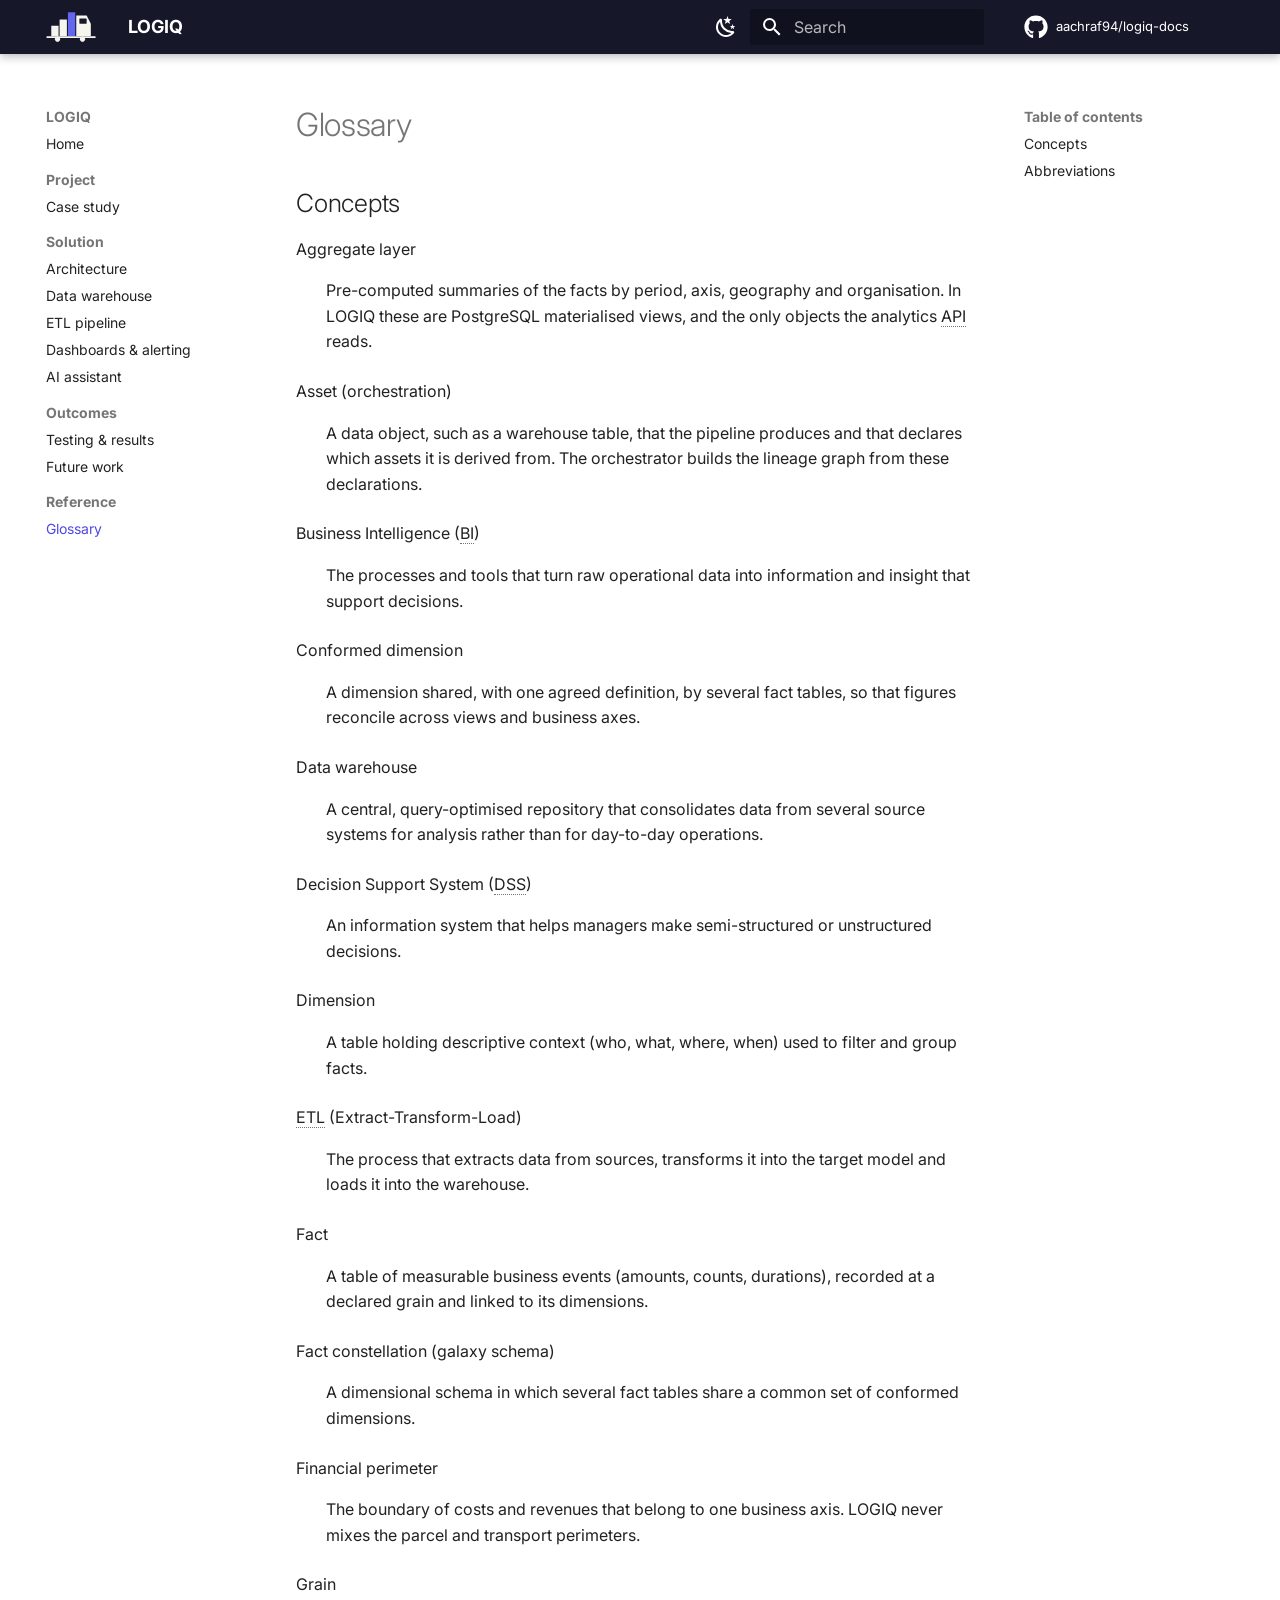
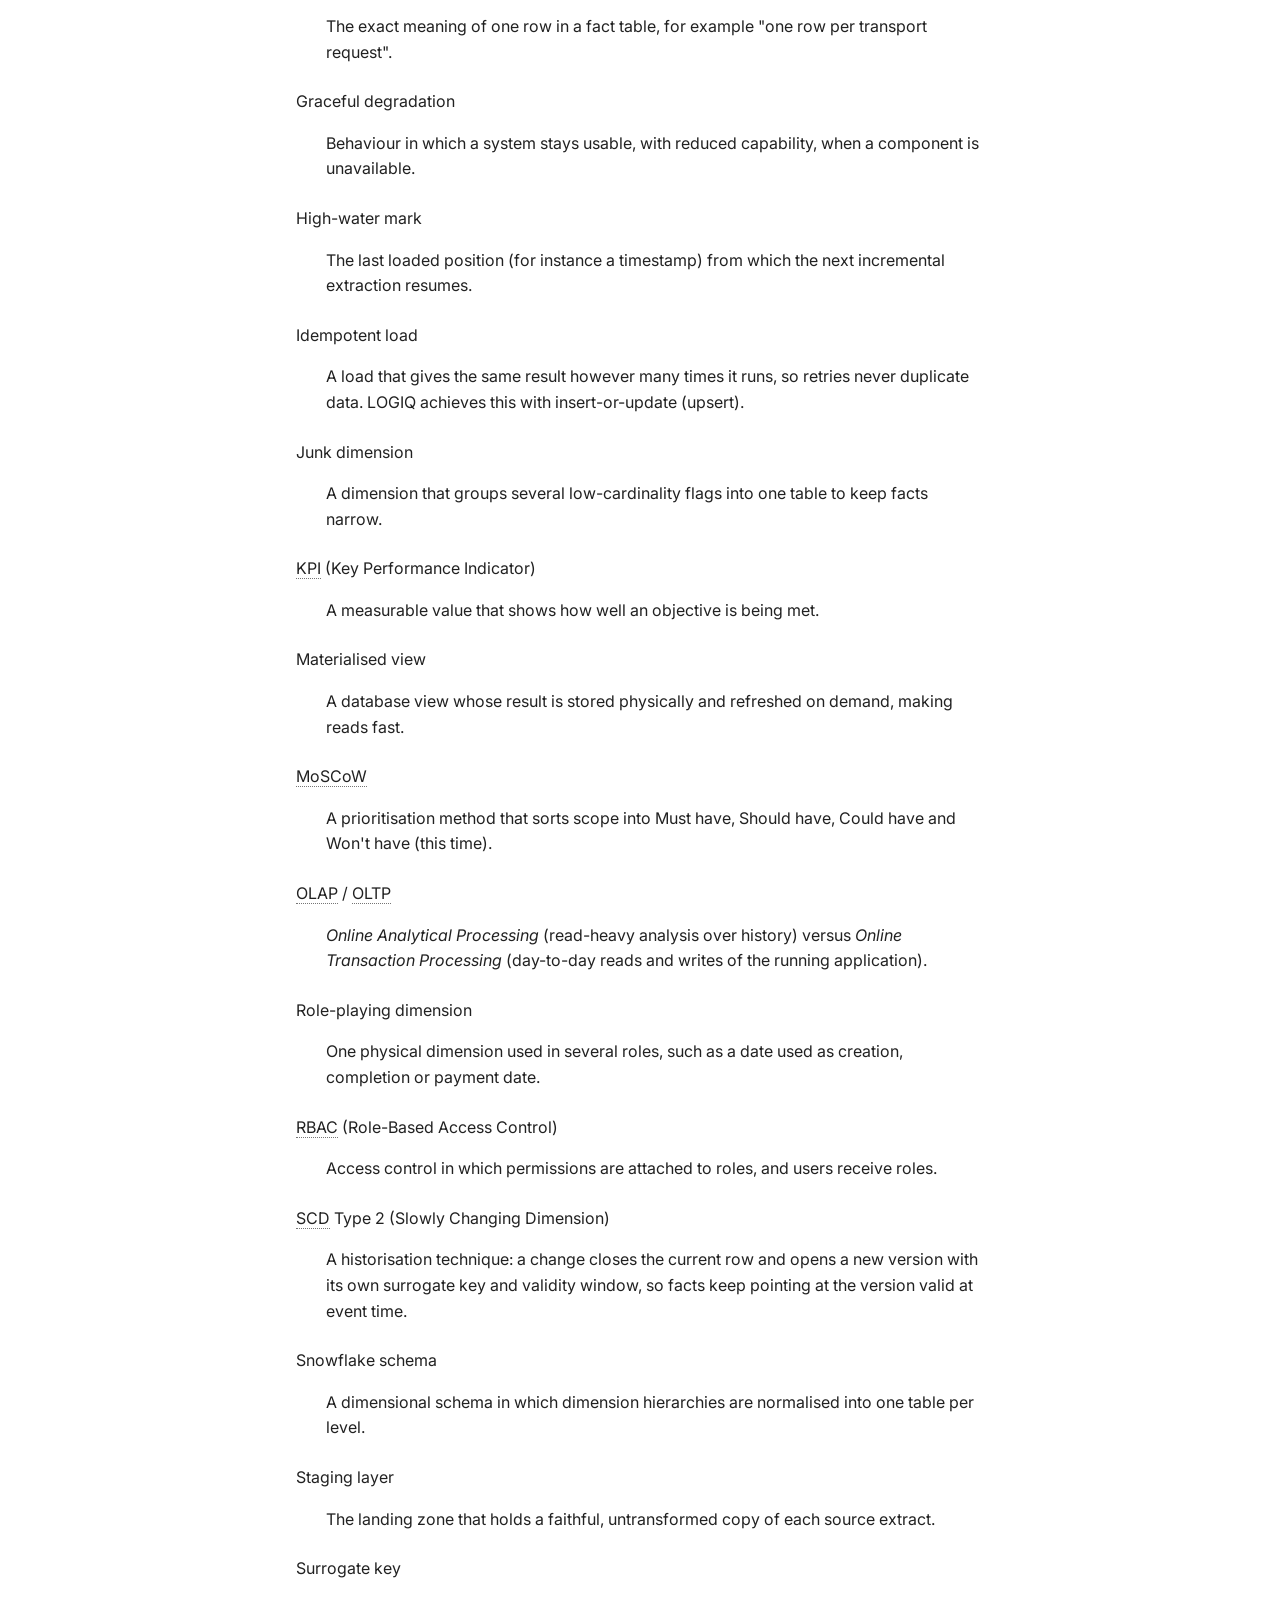
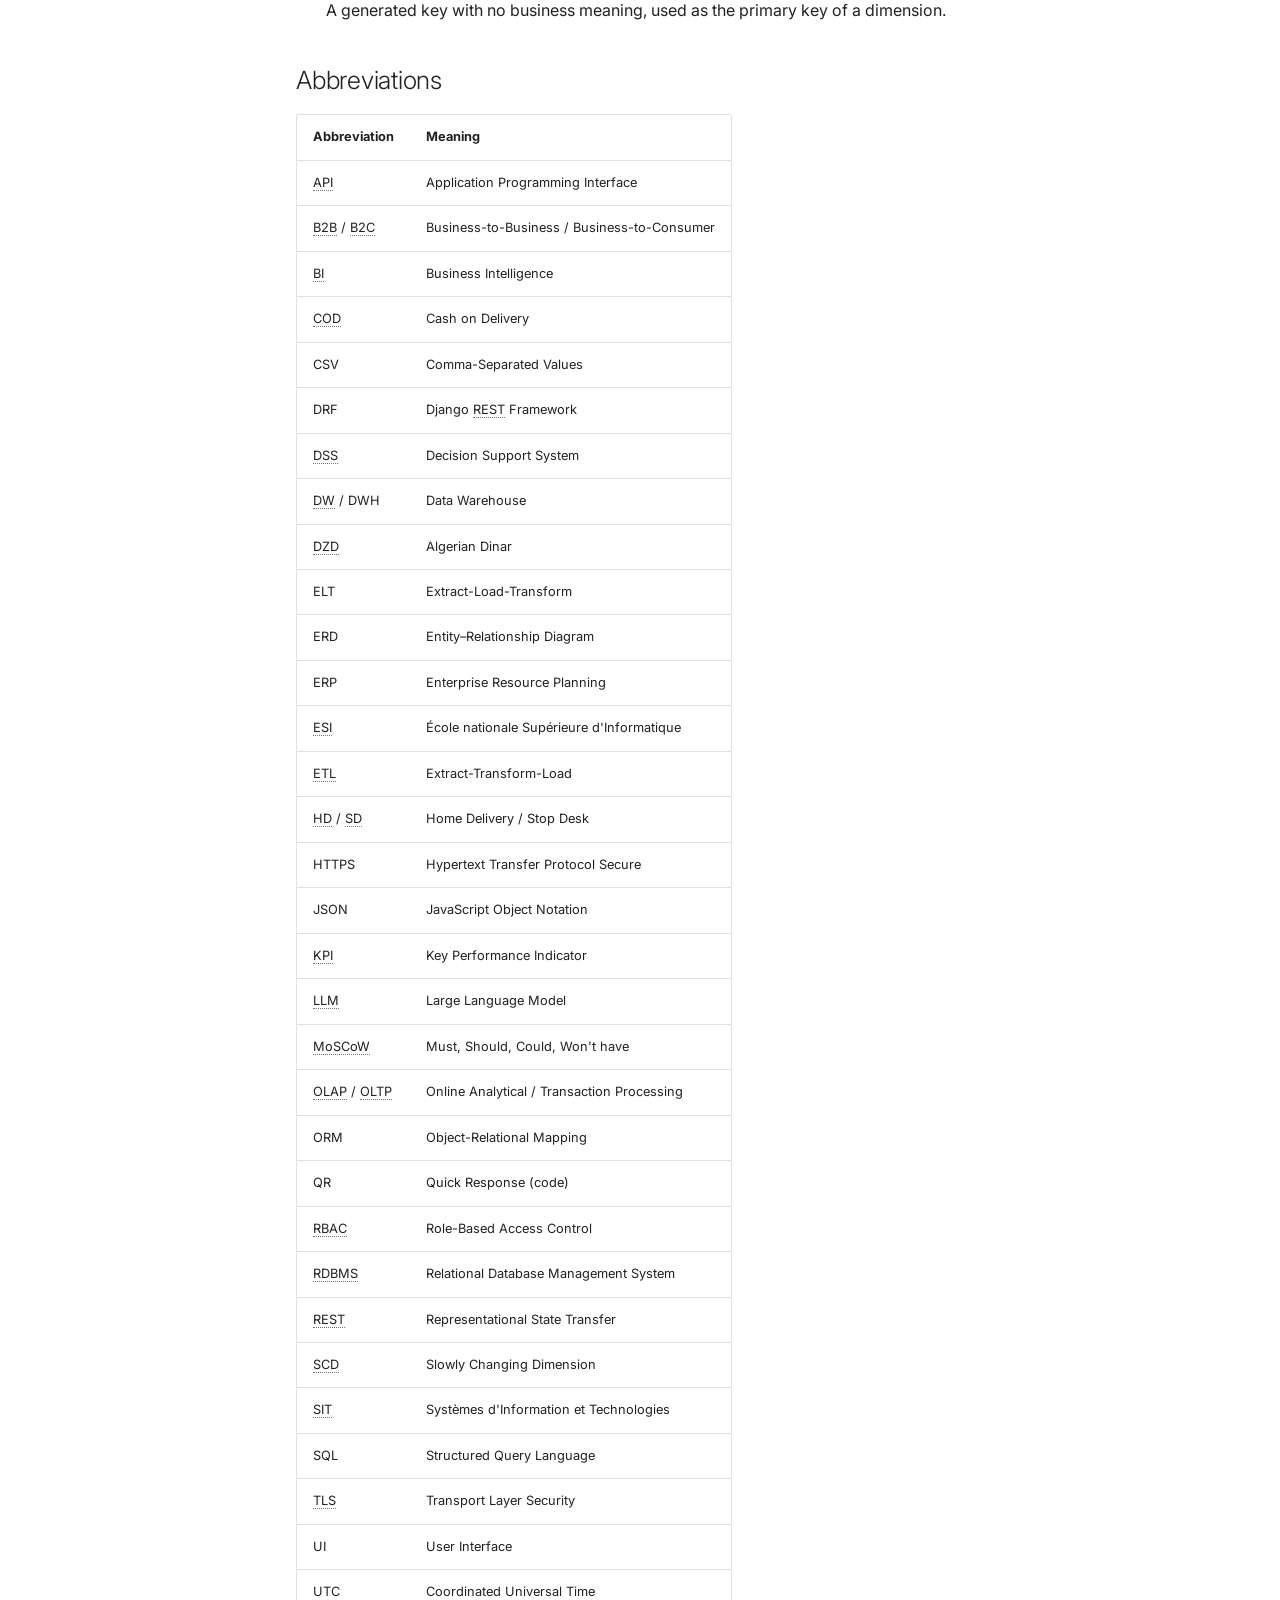
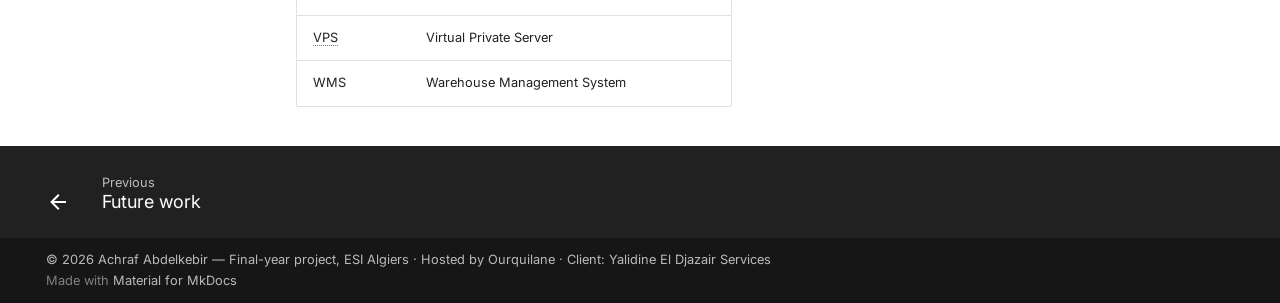
<file: glossary/index.html>
<!doctype html>
<html lang="en" class="no-js">
  <head>
    
      <meta charset="utf-8">
      <meta name="viewport" content="width=device-width,initial-scale=1">
      
        <meta name="description" content="LOGIQ — a Business Intelligence decision-support system for logistics operations and cost analysis: data warehouse, automated ETL pipeline, dashboards, proactive alerting and an AI assistant.">
      
      
        <meta name="author" content="Achraf Abdelkebir">
      
      
        <link rel="canonical" href="https://aachraf94.github.io/logiq-docs/glossary/">
      
      
        <link rel="prev" href="../future-work/">
      
      
      
        
      
      
      <link rel="icon" href="../assets/favicon.svg">
      <meta name="generator" content="mkdocs-1.6.1, mkdocs-material-9.7.7">
    
    
      
        <title>Glossary - LOGIQ</title>
      
    
    
      <link rel="stylesheet" href="../assets/stylesheets/main.ec1eaa64.min.css">
      
        
        <link rel="stylesheet" href="../assets/stylesheets/palette.ab4e12ef.min.css">
      
      


    
    
      
    
    
      
        
        
        <link rel="preconnect" href="https://fonts.gstatic.com" crossorigin>
        <link rel="stylesheet" href="https://fonts.googleapis.com/css?family=Inter:300,300i,400,400i,700,700i%7CJetBrains+Mono:400,400i,700,700i&display=fallback">
        <style>:root{--md-text-font:"Inter";--md-code-font:"JetBrains Mono"}</style>
      
    
    
      <link rel="stylesheet" href="../stylesheets/extra.css">
    
    <script>__md_scope=new URL("..",location),__md_hash=e=>[...e].reduce(((e,_)=>(e<<5)-e+_.charCodeAt(0)),0),__md_get=(e,_=localStorage,t=__md_scope)=>JSON.parse(_.getItem(t.pathname+"."+e)),__md_set=(e,_,t=localStorage,a=__md_scope)=>{try{t.setItem(a.pathname+"."+e,JSON.stringify(_))}catch(e){}}</script>
    
      

    
    
  </head>
  
  
    
    
      
    
    
    
    
    <body dir="ltr" data-md-color-scheme="default" data-md-color-primary="custom" data-md-color-accent="custom">
  
    
    <input class="md-toggle" data-md-toggle="drawer" type="checkbox" id="__drawer" autocomplete="off">
    <input class="md-toggle" data-md-toggle="search" type="checkbox" id="__search" autocomplete="off">
    <label class="md-overlay" for="__drawer"></label>
    <div data-md-component="skip">
      
        
        <a href="#glossary" class="md-skip">
          Skip to content
        </a>
      
    </div>
    <div data-md-component="announce">
      
    </div>
    
    
      

  

<header class="md-header md-header--shadow" data-md-component="header">
  <nav class="md-header__inner md-grid" aria-label="Header">
    <a href=".." title="LOGIQ" class="md-header__button md-logo" aria-label="LOGIQ" data-md-component="logo">
      
  <img src="../assets/logiq-mark-on-dark.svg" alt="logo">

    </a>
    <label class="md-header__button md-icon" for="__drawer">
      
      <svg xmlns="http://www.w3.org/2000/svg" viewBox="0 0 24 24"><path d="M3 6h18v2H3zm0 5h18v2H3zm0 5h18v2H3z"/></svg>
    </label>
    <div class="md-header__title" data-md-component="header-title">
      <div class="md-header__ellipsis">
        <div class="md-header__topic">
          <span class="md-ellipsis">
            LOGIQ
          </span>
        </div>
        <div class="md-header__topic" data-md-component="header-topic">
          <span class="md-ellipsis">
            
              Glossary
            
          </span>
        </div>
      </div>
    </div>
    
      
        <form class="md-header__option" data-md-component="palette">
  
    
    
    
    <input class="md-option" data-md-color-media="(prefers-color-scheme: light)" data-md-color-scheme="default" data-md-color-primary="custom" data-md-color-accent="custom"  aria-label="Switch to dark mode"  type="radio" name="__palette" id="__palette_0">
    
      <label class="md-header__button md-icon" title="Switch to dark mode" for="__palette_1" hidden>
        <svg xmlns="http://www.w3.org/2000/svg" viewBox="0 0 24 24"><path d="m17.75 4.09-2.53 1.94.91 3.06-2.63-1.81-2.63 1.81.91-3.06-2.53-1.94L12.44 4l1.06-3 1.06 3zm3.5 6.91-1.64 1.25.59 1.98-1.7-1.17-1.7 1.17.59-1.98L15.75 11l2.06-.05L18.5 9l.69 1.95zm-2.28 4.95c.83-.08 1.72 1.1 1.19 1.85-.32.45-.66.87-1.08 1.27C15.17 23 8.84 23 4.94 19.07c-3.91-3.9-3.91-10.24 0-14.14.4-.4.82-.76 1.27-1.08.75-.53 1.93.36 1.85 1.19-.27 2.86.69 5.83 2.89 8.02a9.96 9.96 0 0 0 8.02 2.89m-1.64 2.02a12.08 12.08 0 0 1-7.8-3.47c-2.17-2.19-3.33-5-3.49-7.82-2.81 3.14-2.7 7.96.31 10.98 3.02 3.01 7.84 3.12 10.98.31"/></svg>
      </label>
    
  
    
    
    
    <input class="md-option" data-md-color-media="(prefers-color-scheme: dark)" data-md-color-scheme="slate" data-md-color-primary="custom" data-md-color-accent="custom"  aria-label="Switch to light mode"  type="radio" name="__palette" id="__palette_1">
    
      <label class="md-header__button md-icon" title="Switch to light mode" for="__palette_0" hidden>
        <svg xmlns="http://www.w3.org/2000/svg" viewBox="0 0 24 24"><path d="M12 7a5 5 0 0 1 5 5 5 5 0 0 1-5 5 5 5 0 0 1-5-5 5 5 0 0 1 5-5m0 2a3 3 0 0 0-3 3 3 3 0 0 0 3 3 3 3 0 0 0 3-3 3 3 0 0 0-3-3m0-7 2.39 3.42C13.65 5.15 12.84 5 12 5s-1.65.15-2.39.42zM3.34 7l4.16-.35A7.2 7.2 0 0 0 5.94 8.5c-.44.74-.69 1.5-.83 2.29zm.02 10 1.76-3.77a7.131 7.131 0 0 0 2.38 4.14zM20.65 7l-1.77 3.79a7.02 7.02 0 0 0-2.38-4.15zm-.01 10-4.14.36c.59-.51 1.12-1.14 1.54-1.86.42-.73.69-1.5.83-2.29zM12 22l-2.41-3.44c.74.27 1.55.44 2.41.44.82 0 1.63-.17 2.37-.44z"/></svg>
      </label>
    
  
</form>
      
    
    
      <script>var palette=__md_get("__palette");if(palette&&palette.color){if("(prefers-color-scheme)"===palette.color.media){var media=matchMedia("(prefers-color-scheme: light)"),input=document.querySelector(media.matches?"[data-md-color-media='(prefers-color-scheme: light)']":"[data-md-color-media='(prefers-color-scheme: dark)']");palette.color.media=input.getAttribute("data-md-color-media"),palette.color.scheme=input.getAttribute("data-md-color-scheme"),palette.color.primary=input.getAttribute("data-md-color-primary"),palette.color.accent=input.getAttribute("data-md-color-accent")}for(var[key,value]of Object.entries(palette.color))document.body.setAttribute("data-md-color-"+key,value)}</script>
    
    
    
      
      
        <label class="md-header__button md-icon" for="__search">
          
          <svg xmlns="http://www.w3.org/2000/svg" viewBox="0 0 24 24"><path d="M9.5 3A6.5 6.5 0 0 1 16 9.5c0 1.61-.59 3.09-1.56 4.23l.27.27h.79l5 5-1.5 1.5-5-5v-.79l-.27-.27A6.52 6.52 0 0 1 9.5 16 6.5 6.5 0 0 1 3 9.5 6.5 6.5 0 0 1 9.5 3m0 2C7 5 5 7 5 9.5S7 14 9.5 14 14 12 14 9.5 12 5 9.5 5"/></svg>
        </label>
        <div class="md-search" data-md-component="search" role="dialog">
  <label class="md-search__overlay" for="__search"></label>
  <div class="md-search__inner" role="search">
    <form class="md-search__form" name="search">
      <input type="text" class="md-search__input" name="query" aria-label="Search" placeholder="Search" autocapitalize="off" autocorrect="off" autocomplete="off" spellcheck="false" data-md-component="search-query" required>
      <label class="md-search__icon md-icon" for="__search">
        
        <svg xmlns="http://www.w3.org/2000/svg" viewBox="0 0 24 24"><path d="M9.5 3A6.5 6.5 0 0 1 16 9.5c0 1.61-.59 3.09-1.56 4.23l.27.27h.79l5 5-1.5 1.5-5-5v-.79l-.27-.27A6.52 6.52 0 0 1 9.5 16 6.5 6.5 0 0 1 3 9.5 6.5 6.5 0 0 1 9.5 3m0 2C7 5 5 7 5 9.5S7 14 9.5 14 14 12 14 9.5 12 5 9.5 5"/></svg>
        
        <svg xmlns="http://www.w3.org/2000/svg" viewBox="0 0 24 24"><path d="M20 11v2H8l5.5 5.5-1.42 1.42L4.16 12l7.92-7.92L13.5 5.5 8 11z"/></svg>
      </label>
      <nav class="md-search__options" aria-label="Search">
        
        <button type="reset" class="md-search__icon md-icon" title="Clear" aria-label="Clear" tabindex="-1">
          
          <svg xmlns="http://www.w3.org/2000/svg" viewBox="0 0 24 24"><path d="M19 6.41 17.59 5 12 10.59 6.41 5 5 6.41 10.59 12 5 17.59 6.41 19 12 13.41 17.59 19 19 17.59 13.41 12z"/></svg>
        </button>
      </nav>
      
        <div class="md-search__suggest" data-md-component="search-suggest"></div>
      
    </form>
    <div class="md-search__output">
      <div class="md-search__scrollwrap" tabindex="0" data-md-scrollfix>
        <div class="md-search-result" data-md-component="search-result">
          <div class="md-search-result__meta">
            Initializing search
          </div>
          <ol class="md-search-result__list" role="presentation"></ol>
        </div>
      </div>
    </div>
  </div>
</div>
      
    
    
      <div class="md-header__source">
        <a href="https://github.com/aachraf94/logiq-docs" title="Go to repository" class="md-source" data-md-component="source">
  <div class="md-source__icon md-icon">
    
    <svg xmlns="http://www.w3.org/2000/svg" viewBox="0 0 512 512"><!--! Font Awesome Free 7.1.0 by @fontawesome - https://fontawesome.com License - https://fontawesome.com/license/free (Icons: CC BY 4.0, Fonts: SIL OFL 1.1, Code: MIT License) Copyright 2025 Fonticons, Inc.--><path d="M173.9 397.4c0 2-2.3 3.6-5.2 3.6-3.3.3-5.6-1.3-5.6-3.6 0-2 2.3-3.6 5.2-3.6 3-.3 5.6 1.3 5.6 3.6m-31.1-4.5c-.7 2 1.3 4.3 4.3 4.9 2.6 1 5.6 0 6.2-2s-1.3-4.3-4.3-5.2c-2.6-.7-5.5.3-6.2 2.3m44.2-1.7c-2.9.7-4.9 2.6-4.6 4.9.3 2 2.9 3.3 5.9 2.6 2.9-.7 4.9-2.6 4.6-4.6-.3-1.9-3-3.2-5.9-2.9M252.8 8C114.1 8 8 113.3 8 252c0 110.9 69.8 205.8 169.5 239.2 12.8 2.3 17.3-5.6 17.3-12.1 0-6.2-.3-40.4-.3-61.4 0 0-70 15-84.7-29.8 0 0-11.4-29.1-27.8-36.6 0 0-22.9-15.7 1.6-15.4 0 0 24.9 2 38.6 25.8 21.9 38.6 58.6 27.5 72.9 20.9 2.3-16 8.8-27.1 16-33.7-55.9-6.2-112.3-14.3-112.3-110.5 0-27.5 7.6-41.3 23.6-58.9-2.6-6.5-11.1-33.3 2.6-67.9 20.9-6.5 69 27 69 27 20-5.6 41.5-8.5 62.8-8.5s42.8 2.9 62.8 8.5c0 0 48.1-33.6 69-27 13.7 34.7 5.2 61.4 2.6 67.9 16 17.7 25.8 31.5 25.8 58.9 0 96.5-58.9 104.2-114.8 110.5 9.2 7.9 17 22.9 17 46.4 0 33.7-.3 75.4-.3 83.6 0 6.5 4.6 14.4 17.3 12.1C436.2 457.8 504 362.9 504 252 504 113.3 391.5 8 252.8 8M105.2 352.9c-1.3 1-1 3.3.7 5.2 1.6 1.6 3.9 2.3 5.2 1 1.3-1 1-3.3-.7-5.2-1.6-1.6-3.9-2.3-5.2-1m-10.8-8.1c-.7 1.3.3 2.9 2.3 3.9 1.6 1 3.6.7 4.3-.7.7-1.3-.3-2.9-2.3-3.9-2-.6-3.6-.3-4.3.7m32.4 35.6c-1.6 1.3-1 4.3 1.3 6.2 2.3 2.3 5.2 2.6 6.5 1 1.3-1.3.7-4.3-1.3-6.2-2.2-2.3-5.2-2.6-6.5-1m-11.4-14.7c-1.6 1-1.6 3.6 0 5.9s4.3 3.3 5.6 2.3c1.6-1.3 1.6-3.9 0-6.2-1.4-2.3-4-3.3-5.6-2"/></svg>
  </div>
  <div class="md-source__repository">
    aachraf94/logiq-docs
  </div>
</a>
      </div>
    
  </nav>
  
</header>
    
    <div class="md-container" data-md-component="container">
      
      
        
          
        
      
      <main class="md-main" data-md-component="main">
        <div class="md-main__inner md-grid">
          
            
              
              <div class="md-sidebar md-sidebar--primary" data-md-component="sidebar" data-md-type="navigation" >
                <div class="md-sidebar__scrollwrap">
                  <div class="md-sidebar__inner">
                    



<nav class="md-nav md-nav--primary" aria-label="Navigation" data-md-level="0">
  <label class="md-nav__title" for="__drawer">
    <a href=".." title="LOGIQ" class="md-nav__button md-logo" aria-label="LOGIQ" data-md-component="logo">
      
  <img src="../assets/logiq-mark-on-dark.svg" alt="logo">

    </a>
    LOGIQ
  </label>
  
    <div class="md-nav__source">
      <a href="https://github.com/aachraf94/logiq-docs" title="Go to repository" class="md-source" data-md-component="source">
  <div class="md-source__icon md-icon">
    
    <svg xmlns="http://www.w3.org/2000/svg" viewBox="0 0 512 512"><!--! Font Awesome Free 7.1.0 by @fontawesome - https://fontawesome.com License - https://fontawesome.com/license/free (Icons: CC BY 4.0, Fonts: SIL OFL 1.1, Code: MIT License) Copyright 2025 Fonticons, Inc.--><path d="M173.9 397.4c0 2-2.3 3.6-5.2 3.6-3.3.3-5.6-1.3-5.6-3.6 0-2 2.3-3.6 5.2-3.6 3-.3 5.6 1.3 5.6 3.6m-31.1-4.5c-.7 2 1.3 4.3 4.3 4.9 2.6 1 5.6 0 6.2-2s-1.3-4.3-4.3-5.2c-2.6-.7-5.5.3-6.2 2.3m44.2-1.7c-2.9.7-4.9 2.6-4.6 4.9.3 2 2.9 3.3 5.9 2.6 2.9-.7 4.9-2.6 4.6-4.6-.3-1.9-3-3.2-5.9-2.9M252.8 8C114.1 8 8 113.3 8 252c0 110.9 69.8 205.8 169.5 239.2 12.8 2.3 17.3-5.6 17.3-12.1 0-6.2-.3-40.4-.3-61.4 0 0-70 15-84.7-29.8 0 0-11.4-29.1-27.8-36.6 0 0-22.9-15.7 1.6-15.4 0 0 24.9 2 38.6 25.8 21.9 38.6 58.6 27.5 72.9 20.9 2.3-16 8.8-27.1 16-33.7-55.9-6.2-112.3-14.3-112.3-110.5 0-27.5 7.6-41.3 23.6-58.9-2.6-6.5-11.1-33.3 2.6-67.9 20.9-6.5 69 27 69 27 20-5.6 41.5-8.5 62.8-8.5s42.8 2.9 62.8 8.5c0 0 48.1-33.6 69-27 13.7 34.7 5.2 61.4 2.6 67.9 16 17.7 25.8 31.5 25.8 58.9 0 96.5-58.9 104.2-114.8 110.5 9.2 7.9 17 22.9 17 46.4 0 33.7-.3 75.4-.3 83.6 0 6.5 4.6 14.4 17.3 12.1C436.2 457.8 504 362.9 504 252 504 113.3 391.5 8 252.8 8M105.2 352.9c-1.3 1-1 3.3.7 5.2 1.6 1.6 3.9 2.3 5.2 1 1.3-1 1-3.3-.7-5.2-1.6-1.6-3.9-2.3-5.2-1m-10.8-8.1c-.7 1.3.3 2.9 2.3 3.9 1.6 1 3.6.7 4.3-.7.7-1.3-.3-2.9-2.3-3.9-2-.6-3.6-.3-4.3.7m32.4 35.6c-1.6 1.3-1 4.3 1.3 6.2 2.3 2.3 5.2 2.6 6.5 1 1.3-1.3.7-4.3-1.3-6.2-2.2-2.3-5.2-2.6-6.5-1m-11.4-14.7c-1.6 1-1.6 3.6 0 5.9s4.3 3.3 5.6 2.3c1.6-1.3 1.6-3.9 0-6.2-1.4-2.3-4-3.3-5.6-2"/></svg>
  </div>
  <div class="md-source__repository">
    aachraf94/logiq-docs
  </div>
</a>
    </div>
  
  <ul class="md-nav__list" data-md-scrollfix>
    
      
      
  
  
  
  
    <li class="md-nav__item">
      <a href=".." class="md-nav__link">
        
  
  
  <span class="md-ellipsis">
    
  
    Home
  

    
  </span>
  
  

      </a>
    </li>
  

    
      
      
  
  
  
  
    
    
      
        
      
    
    
    
      
        
        
      
    
    
    <li class="md-nav__item md-nav__item--section md-nav__item--nested">
      
        
        
        <input class="md-nav__toggle md-toggle " type="checkbox" id="__nav_2" >
        
          
          <label class="md-nav__link" for="__nav_2" id="__nav_2_label" tabindex="">
            
  
  
  <span class="md-ellipsis">
    
  
    Project
  

    
  </span>
  
  

            <span class="md-nav__icon md-icon"></span>
          </label>
        
        <nav class="md-nav" data-md-level="1" aria-labelledby="__nav_2_label" aria-expanded="false">
          <label class="md-nav__title" for="__nav_2">
            <span class="md-nav__icon md-icon"></span>
            
  
    Project
  

          </label>
          <ul class="md-nav__list" data-md-scrollfix>
            
              
                
  
  
  
  
    <li class="md-nav__item">
      <a href="../case-study/" class="md-nav__link">
        
  
  
  <span class="md-ellipsis">
    
  
    Case study
  

    
  </span>
  
  

      </a>
    </li>
  

              
            
          </ul>
        </nav>
      
    </li>
  

    
      
      
  
  
  
  
    
    
      
        
      
        
      
        
      
        
      
        
      
    
    
    
      
        
        
      
    
    
    <li class="md-nav__item md-nav__item--section md-nav__item--nested">
      
        
        
        <input class="md-nav__toggle md-toggle " type="checkbox" id="__nav_3" >
        
          
          <label class="md-nav__link" for="__nav_3" id="__nav_3_label" tabindex="">
            
  
  
  <span class="md-ellipsis">
    
  
    Solution
  

    
  </span>
  
  

            <span class="md-nav__icon md-icon"></span>
          </label>
        
        <nav class="md-nav" data-md-level="1" aria-labelledby="__nav_3_label" aria-expanded="false">
          <label class="md-nav__title" for="__nav_3">
            <span class="md-nav__icon md-icon"></span>
            
  
    Solution
  

          </label>
          <ul class="md-nav__list" data-md-scrollfix>
            
              
                
  
  
  
  
    <li class="md-nav__item">
      <a href="../architecture/" class="md-nav__link">
        
  
  
  <span class="md-ellipsis">
    
  
    Architecture
  

    
  </span>
  
  

      </a>
    </li>
  

              
            
              
                
  
  
  
  
    <li class="md-nav__item">
      <a href="../data-warehouse/" class="md-nav__link">
        
  
  
  <span class="md-ellipsis">
    
  
    Data warehouse
  

    
  </span>
  
  

      </a>
    </li>
  

              
            
              
                
  
  
  
  
    <li class="md-nav__item">
      <a href="../etl-pipeline/" class="md-nav__link">
        
  
  
  <span class="md-ellipsis">
    
  
    ETL pipeline
  

    
  </span>
  
  

      </a>
    </li>
  

              
            
              
                
  
  
  
  
    <li class="md-nav__item">
      <a href="../dashboards-alerting/" class="md-nav__link">
        
  
  
  <span class="md-ellipsis">
    
  
    Dashboards & alerting
  

    
  </span>
  
  

      </a>
    </li>
  

              
            
              
                
  
  
  
  
    <li class="md-nav__item">
      <a href="../ai-assistant/" class="md-nav__link">
        
  
  
  <span class="md-ellipsis">
    
  
    AI assistant
  

    
  </span>
  
  

      </a>
    </li>
  

              
            
          </ul>
        </nav>
      
    </li>
  

    
      
      
  
  
  
  
    
    
      
        
      
        
      
    
    
    
      
        
        
      
    
    
    <li class="md-nav__item md-nav__item--section md-nav__item--nested">
      
        
        
        <input class="md-nav__toggle md-toggle " type="checkbox" id="__nav_4" >
        
          
          <label class="md-nav__link" for="__nav_4" id="__nav_4_label" tabindex="">
            
  
  
  <span class="md-ellipsis">
    
  
    Outcomes
  

    
  </span>
  
  

            <span class="md-nav__icon md-icon"></span>
          </label>
        
        <nav class="md-nav" data-md-level="1" aria-labelledby="__nav_4_label" aria-expanded="false">
          <label class="md-nav__title" for="__nav_4">
            <span class="md-nav__icon md-icon"></span>
            
  
    Outcomes
  

          </label>
          <ul class="md-nav__list" data-md-scrollfix>
            
              
                
  
  
  
  
    <li class="md-nav__item">
      <a href="../testing-results/" class="md-nav__link">
        
  
  
  <span class="md-ellipsis">
    
  
    Testing & results
  

    
  </span>
  
  

      </a>
    </li>
  

              
            
              
                
  
  
  
  
    <li class="md-nav__item">
      <a href="../future-work/" class="md-nav__link">
        
  
  
  <span class="md-ellipsis">
    
  
    Future work
  

    
  </span>
  
  

      </a>
    </li>
  

              
            
          </ul>
        </nav>
      
    </li>
  

    
      
      
  
  
    
  
  
  
    
    
      
        
      
    
    
    
      
        
        
      
    
    
    <li class="md-nav__item md-nav__item--active md-nav__item--section md-nav__item--nested">
      
        
        
        <input class="md-nav__toggle md-toggle " type="checkbox" id="__nav_5" checked>
        
          
          <label class="md-nav__link" for="__nav_5" id="__nav_5_label" tabindex="">
            
  
  
  <span class="md-ellipsis">
    
  
    Reference
  

    
  </span>
  
  

            <span class="md-nav__icon md-icon"></span>
          </label>
        
        <nav class="md-nav" data-md-level="1" aria-labelledby="__nav_5_label" aria-expanded="true">
          <label class="md-nav__title" for="__nav_5">
            <span class="md-nav__icon md-icon"></span>
            
  
    Reference
  

          </label>
          <ul class="md-nav__list" data-md-scrollfix>
            
              
                
  
  
    
  
  
  
    <li class="md-nav__item md-nav__item--active">
      
      <input class="md-nav__toggle md-toggle" type="checkbox" id="__toc">
      
      
        
      
      
        <label class="md-nav__link md-nav__link--active" for="__toc">
          
  
  
  <span class="md-ellipsis">
    
  
    Glossary
  

    
  </span>
  
  

          <span class="md-nav__icon md-icon"></span>
        </label>
      
      <a href="./" class="md-nav__link md-nav__link--active">
        
  
  
  <span class="md-ellipsis">
    
  
    Glossary
  

    
  </span>
  
  

      </a>
      
        

<nav class="md-nav md-nav--secondary" aria-label="Table of contents">
  
  
  
    
  
  
    <label class="md-nav__title" for="__toc">
      <span class="md-nav__icon md-icon"></span>
      Table of contents
    </label>
    <ul class="md-nav__list" data-md-component="toc" data-md-scrollfix>
      
        <li class="md-nav__item">
  <a href="#concepts" class="md-nav__link">
    <span class="md-ellipsis">
      
        Concepts
      
    </span>
  </a>
  
</li>
      
        <li class="md-nav__item">
  <a href="#abbreviations" class="md-nav__link">
    <span class="md-ellipsis">
      
        Abbreviations
      
    </span>
  </a>
  
</li>
      
    </ul>
  
</nav>
      
    </li>
  

              
            
          </ul>
        </nav>
      
    </li>
  

    
  </ul>
</nav>
                  </div>
                </div>
              </div>
            
            
              
              <div class="md-sidebar md-sidebar--secondary" data-md-component="sidebar" data-md-type="toc" >
                <div class="md-sidebar__scrollwrap">
                  <div class="md-sidebar__inner">
                    

<nav class="md-nav md-nav--secondary" aria-label="Table of contents">
  
  
  
    
  
  
    <label class="md-nav__title" for="__toc">
      <span class="md-nav__icon md-icon"></span>
      Table of contents
    </label>
    <ul class="md-nav__list" data-md-component="toc" data-md-scrollfix>
      
        <li class="md-nav__item">
  <a href="#concepts" class="md-nav__link">
    <span class="md-ellipsis">
      
        Concepts
      
    </span>
  </a>
  
</li>
      
        <li class="md-nav__item">
  <a href="#abbreviations" class="md-nav__link">
    <span class="md-ellipsis">
      
        Abbreviations
      
    </span>
  </a>
  
</li>
      
    </ul>
  
</nav>
                  </div>
                </div>
              </div>
            
          
          
            <div class="md-content" data-md-component="content">
              
              <article class="md-content__inner md-typeset">
                
                  



<h1 id="glossary">Glossary<a class="headerlink" href="#glossary" title="Permanent link">&para;</a></h1>
<h2 id="concepts">Concepts<a class="headerlink" href="#concepts" title="Permanent link">&para;</a></h2>
<dl>
<dt>Aggregate layer</dt>
<dd>Pre-computed summaries of the facts by period, axis, geography and organisation. In LOGIQ these
are PostgreSQL materialised views, and the only objects the analytics <abbr title="Application Programming Interface">API</abbr> reads.</dd>
<dt>Asset (orchestration)</dt>
<dd>A data object, such as a warehouse table, that the pipeline produces and that declares which
assets it is derived from. The orchestrator builds the lineage graph from these declarations.</dd>
<dt>Business Intelligence (<abbr title="Business Intelligence">BI</abbr>)</dt>
<dd>The processes and tools that turn raw operational data into information and insight that
support decisions.</dd>
<dt>Conformed dimension</dt>
<dd>A dimension shared, with one agreed definition, by several fact tables, so that figures
reconcile across views and business axes.</dd>
<dt>Data warehouse</dt>
<dd>A central, query-optimised repository that consolidates data from several source systems
for analysis rather than for day-to-day operations.</dd>
<dt>Decision Support System (<abbr title="Decision Support System">DSS</abbr>)</dt>
<dd>An information system that helps managers make semi-structured or unstructured decisions.</dd>
<dt>Dimension</dt>
<dd>A table holding descriptive context (who, what, where, when) used to filter and group facts.</dd>
<dt><abbr title="Extract-Transform-Load">ETL</abbr> (Extract-Transform-Load)</dt>
<dd>The process that extracts data from sources, transforms it into the target model and loads it
into the warehouse.</dd>
<dt>Fact</dt>
<dd>A table of measurable business events (amounts, counts, durations), recorded at a declared
grain and linked to its dimensions.</dd>
<dt>Fact constellation (galaxy schema)</dt>
<dd>A dimensional schema in which several fact tables share a common set of conformed dimensions.</dd>
<dt>Financial perimeter</dt>
<dd>The boundary of costs and revenues that belong to one business axis. LOGIQ never mixes the
parcel and transport perimeters.</dd>
<dt>Grain</dt>
<dd>The exact meaning of one row in a fact table, for example "one row per transport request".</dd>
<dt>Graceful degradation</dt>
<dd>Behaviour in which a system stays usable, with reduced capability, when a component is
unavailable.</dd>
<dt>High-water mark</dt>
<dd>The last loaded position (for instance a timestamp) from which the next incremental
extraction resumes.</dd>
<dt>Idempotent load</dt>
<dd>A load that gives the same result however many times it runs, so retries never duplicate
data. LOGIQ achieves this with insert-or-update (upsert).</dd>
<dt>Junk dimension</dt>
<dd>A dimension that groups several low-cardinality flags into one table to keep facts narrow.</dd>
<dt><abbr title="Key Performance Indicator">KPI</abbr> (Key Performance Indicator)</dt>
<dd>A measurable value that shows how well an objective is being met.</dd>
<dt>Materialised view</dt>
<dd>A database view whose result is stored physically and refreshed on demand, making reads fast.</dd>
<dt><abbr title="Must have, Should have, Could have, Won't have">MoSCoW</abbr></dt>
<dd>A prioritisation method that sorts scope into Must have, Should have, Could have and Won't
have (this time).</dd>
<dt><abbr title="Online Analytical Processing">OLAP</abbr> / <abbr title="Online Transaction Processing">OLTP</abbr></dt>
<dd><em>Online Analytical Processing</em> (read-heavy analysis over history) versus <em>Online Transaction
Processing</em> (day-to-day reads and writes of the running application).</dd>
<dt>Role-playing dimension</dt>
<dd>One physical dimension used in several roles, such as a date used as creation, completion or
payment date.</dd>
<dt><abbr title="Role-Based Access Control">RBAC</abbr> (Role-Based Access Control)</dt>
<dd>Access control in which permissions are attached to roles, and users receive roles.</dd>
<dt><abbr title="Slowly Changing Dimension">SCD</abbr> Type 2 (Slowly Changing Dimension)</dt>
<dd>A historisation technique: a change closes the current row and opens a new version with its
own surrogate key and validity window, so facts keep pointing at the version valid at event
time.</dd>
<dt>Snowflake schema</dt>
<dd>A dimensional schema in which dimension hierarchies are normalised into one table per level.</dd>
<dt>Staging layer</dt>
<dd>The landing zone that holds a faithful, untransformed copy of each source extract.</dd>
<dt>Surrogate key</dt>
<dd>A generated key with no business meaning, used as the primary key of a dimension.</dd>
</dl>
<h2 id="abbreviations">Abbreviations<a class="headerlink" href="#abbreviations" title="Permanent link">&para;</a></h2>
<table>
<thead>
<tr>
<th>Abbreviation</th>
<th>Meaning</th>
</tr>
</thead>
<tbody>
<tr>
<td><abbr title="Application Programming Interface">API</abbr></td>
<td>Application Programming Interface</td>
</tr>
<tr>
<td><abbr title="Business-to-Business">B2B</abbr> / <abbr title="Business-to-Consumer">B2C</abbr></td>
<td>Business-to-Business / Business-to-Consumer</td>
</tr>
<tr>
<td><abbr title="Business Intelligence">BI</abbr></td>
<td>Business Intelligence</td>
</tr>
<tr>
<td><abbr title="Cash on Delivery">COD</abbr></td>
<td>Cash on Delivery</td>
</tr>
<tr>
<td>CSV</td>
<td>Comma-Separated Values</td>
</tr>
<tr>
<td>DRF</td>
<td>Django <abbr title="Representational State Transfer">REST</abbr> Framework</td>
</tr>
<tr>
<td><abbr title="Decision Support System">DSS</abbr></td>
<td>Decision Support System</td>
</tr>
<tr>
<td><abbr title="Data Warehouse">DW</abbr> / DWH</td>
<td>Data Warehouse</td>
</tr>
<tr>
<td><abbr title="Algerian Dinar">DZD</abbr></td>
<td>Algerian Dinar</td>
</tr>
<tr>
<td>ELT</td>
<td>Extract-Load-Transform</td>
</tr>
<tr>
<td>ERD</td>
<td>Entity–Relationship Diagram</td>
</tr>
<tr>
<td>ERP</td>
<td>Enterprise Resource Planning</td>
</tr>
<tr>
<td><abbr title="École nationale Supérieure d'Informatique (Algiers)">ESI</abbr></td>
<td>École nationale Supérieure d'Informatique</td>
</tr>
<tr>
<td><abbr title="Extract-Transform-Load">ETL</abbr></td>
<td>Extract-Transform-Load</td>
</tr>
<tr>
<td><abbr title="Home Delivery">HD</abbr> / <abbr title="Stop Desk (pickup point)">SD</abbr></td>
<td>Home Delivery / Stop Desk</td>
</tr>
<tr>
<td>HTTPS</td>
<td>Hypertext Transfer Protocol Secure</td>
</tr>
<tr>
<td>JSON</td>
<td>JavaScript Object Notation</td>
</tr>
<tr>
<td><abbr title="Key Performance Indicator">KPI</abbr></td>
<td>Key Performance Indicator</td>
</tr>
<tr>
<td><abbr title="Large Language Model">LLM</abbr></td>
<td>Large Language Model</td>
</tr>
<tr>
<td><abbr title="Must have, Should have, Could have, Won't have">MoSCoW</abbr></td>
<td>Must, Should, Could, Won't have</td>
</tr>
<tr>
<td><abbr title="Online Analytical Processing">OLAP</abbr> / <abbr title="Online Transaction Processing">OLTP</abbr></td>
<td>Online Analytical / Transaction Processing</td>
</tr>
<tr>
<td>ORM</td>
<td>Object-Relational Mapping</td>
</tr>
<tr>
<td>QR</td>
<td>Quick Response (code)</td>
</tr>
<tr>
<td><abbr title="Role-Based Access Control">RBAC</abbr></td>
<td>Role-Based Access Control</td>
</tr>
<tr>
<td><abbr title="Relational Database Management System">RDBMS</abbr></td>
<td>Relational Database Management System</td>
</tr>
<tr>
<td><abbr title="Representational State Transfer">REST</abbr></td>
<td>Representational State Transfer</td>
</tr>
<tr>
<td><abbr title="Slowly Changing Dimension">SCD</abbr></td>
<td>Slowly Changing Dimension</td>
</tr>
<tr>
<td><abbr title="Systèmes d'Information et Technologies">SIT</abbr></td>
<td>Systèmes d'Information et Technologies</td>
</tr>
<tr>
<td>SQL</td>
<td>Structured Query Language</td>
</tr>
<tr>
<td><abbr title="Transport Layer Security">TLS</abbr></td>
<td>Transport Layer Security</td>
</tr>
<tr>
<td>UI</td>
<td>User Interface</td>
</tr>
<tr>
<td>UTC</td>
<td>Coordinated Universal Time</td>
</tr>
<tr>
<td><abbr title="Virtual Private Server">VPS</abbr></td>
<td>Virtual Private Server</td>
</tr>
<tr>
<td>WMS</td>
<td>Warehouse Management System</td>
</tr>
</tbody>
</table>












                
              </article>
            </div>
          
          
  <script>var tabs=__md_get("__tabs");if(Array.isArray(tabs))e:for(var set of document.querySelectorAll(".tabbed-set")){var labels=set.querySelector(".tabbed-labels");for(var tab of tabs)for(var label of labels.getElementsByTagName("label"))if(label.innerText.trim()===tab){var input=document.getElementById(label.htmlFor);input.checked=!0;continue e}}</script>

<script>var target=document.getElementById(location.hash.slice(1));target&&target.name&&(target.checked=target.name.startsWith("__tabbed_"))</script>
        </div>
        
          <button type="button" class="md-top md-icon" data-md-component="top" hidden>
  
  <svg xmlns="http://www.w3.org/2000/svg" viewBox="0 0 24 24"><path d="M13 20h-2V8l-5.5 5.5-1.42-1.42L12 4.16l7.92 7.92-1.42 1.42L13 8z"/></svg>
  Back to top
</button>
        
      </main>
      
        <footer class="md-footer">
  
    
      
      <nav class="md-footer__inner md-grid" aria-label="Footer" >
        
          
          <a href="../future-work/" class="md-footer__link md-footer__link--prev" aria-label="Previous: Future work">
            <div class="md-footer__button md-icon">
              
              <svg xmlns="http://www.w3.org/2000/svg" viewBox="0 0 24 24"><path d="M20 11v2H8l5.5 5.5-1.42 1.42L4.16 12l7.92-7.92L13.5 5.5 8 11z"/></svg>
            </div>
            <div class="md-footer__title">
              <span class="md-footer__direction">
                Previous
              </span>
              <div class="md-ellipsis">
                Future work
              </div>
            </div>
          </a>
        
        
      </nav>
    
  
  <div class="md-footer-meta md-typeset">
    <div class="md-footer-meta__inner md-grid">
      <div class="md-copyright">
  
    <div class="md-copyright__highlight">
      &copy; 2026 Achraf Abdelkebir — Final-year project, ESI Algiers · Hosted by Ourquilane · Client: Yalidine El Djazair Services
    </div>
  
  
    Made with
    <a href="https://squidfunk.github.io/mkdocs-material/" target="_blank" rel="noopener">
      Material for MkDocs
    </a>
  
</div>
      
    </div>
  </div>
</footer>
      
    </div>
    <div class="md-dialog" data-md-component="dialog">
      <div class="md-dialog__inner md-typeset"></div>
    </div>
    
    
    
      
      
      <script id="__config" type="application/json">{"annotate": null, "base": "..", "features": ["navigation.sections", "navigation.top", "navigation.footer", "navigation.indexes", "navigation.tracking", "toc.follow", "search.suggest", "search.highlight", "content.code.copy", "content.tabs.link"], "search": "../assets/javascripts/workers/search.2c215733.min.js", "tags": null, "translations": {"clipboard.copied": "Copied to clipboard", "clipboard.copy": "Copy to clipboard", "search.result.more.one": "1 more on this page", "search.result.more.other": "# more on this page", "search.result.none": "No matching documents", "search.result.one": "1 matching document", "search.result.other": "# matching documents", "search.result.placeholder": "Type to start searching", "search.result.term.missing": "Missing", "select.version": "Select version"}, "version": null}</script>
    
    
      <script src="../assets/javascripts/bundle.d7400e89.min.js"></script>
      
    
  </body>
</html>
</file>
<file: stylesheets/extra.css>
/* LOGIQ brand colours — taken from the LOGIQ logo (navy background, indigo bar). */
:root > * {
  --md-primary-fg-color: #161829;
  --md-primary-fg-color--light: #2a2d4a;
  --md-primary-fg-color--dark: #0e0f1c;
  --md-primary-bg-color: #ffffff;
  --md-accent-fg-color: #6366f1;
  --md-accent-fg-color--transparent: rgba(99, 102, 241, 0.1);
  --md-typeset-a-color: #4f46e5;
}

[data-md-color-scheme="slate"] {
  --md-default-bg-color: #161829;
  --md-typeset-a-color: #8b8ff8;
}

/* Header logo already sits on the navy brand colour. */
.md-header__button.md-logo img,
.md-header__button.md-logo svg {
  height: 1.5rem;
  width: auto;
}

/* Hero block on the home page */
.logiq-hero {
  text-align: center;
  margin: 0.5rem 0 1.5rem;
}
.logiq-hero img {
  max-width: 340px;
  width: 70%;
}
.logiq-tagline {
  font-size: 1.25rem;
  font-weight: 600;
  text-align: center;
  margin: 0.5rem auto 1.5rem;
  max-width: 40rem;
}

/* Screenshots and diagrams */
.md-typeset figure img {
  border-radius: 6px;
  box-shadow: 0 2px 12px rgba(0, 0, 0, 0.12);
}
.md-typeset figure figcaption {
  font-size: 0.72rem;
  opacity: 0.85;
  max-width: 44rem;
}
/* Diagrams with transparent backgrounds stay readable in dark mode */
.md-typeset img.on-white {
  background: #ffffff;
  padding: 0.6rem;
  border-radius: 6px;
}

/* Partner logos: transparent PNGs with dark text, shown on white cards */
.partner-logos {
  display: flex;
  flex-wrap: wrap;
  gap: 1rem;
  align-items: center;
  margin: 1rem 0;
}
.partner-logos img {
  background: #ffffff;
  padding: 0.7rem 1.1rem;
  border-radius: 8px;
  height: 3.6rem;
  width: auto;
  box-shadow: 0 1px 6px rgba(0, 0, 0, 0.12);
}

/* Compact numbers column in the "At a glance" table */
.md-typeset table:not([class]) td strong {
  white-space: nowrap;
}

/* Home page: keep an H1 for SEO/accessibility but rely on the logo visually */
.md-typeset h1.hidden-title {
  position: absolute;
  width: 1px;
  height: 1px;
  overflow: hidden;
  clip: rect(0 0 0 0);
}
</file>
<file: assets/stylesheets/main.ec1eaa64.min.css>
@charset "UTF-8";html{-webkit-text-size-adjust:none;-moz-text-size-adjust:none;text-size-adjust:none;box-sizing:border-box}*,:after,:before{box-sizing:inherit}@media (prefers-reduced-motion){*,:after,:before{transition:none!important}}body{margin:0}a,button,input,label{-webkit-tap-highlight-color:transparent}a{color:inherit;text-decoration:none}hr{border:0;box-sizing:initial;display:block;height:.05rem;overflow:visible;padding:0}small{font-size:80%}sub,sup{line-height:1em}img{border-style:none}table{border-collapse:initial;border-spacing:0}td,th{font-weight:400;vertical-align:top}button{background:#0000;border:0;font-family:inherit;font-size:inherit;margin:0;padding:0}input{border:0;outline:none}:root{--md-primary-fg-color:#4051b5;--md-primary-fg-color--light:#5d6cc0;--md-primary-fg-color--dark:#303fa1;--md-primary-bg-color:#fff;--md-primary-bg-color--light:#ffffffb3;--md-accent-fg-color:#526cfe;--md-accent-fg-color--transparent:#526cfe1a;--md-accent-bg-color:#fff;--md-accent-bg-color--light:#ffffffb3}[data-md-color-scheme=default]{color-scheme:light}[data-md-color-scheme=default] img[src$="#gh-dark-mode-only"],[data-md-color-scheme=default] img[src$="#only-dark"]{display:none}:root,[data-md-color-scheme=default]{--md-hue:225deg;--md-default-fg-color:#000000de;--md-default-fg-color--light:#0000008a;--md-default-fg-color--lighter:#00000052;--md-default-fg-color--lightest:#00000012;--md-default-bg-color:#fff;--md-default-bg-color--light:#ffffffb3;--md-default-bg-color--lighter:#ffffff4d;--md-default-bg-color--lightest:#ffffff1f;--md-code-fg-color:#36464e;--md-code-bg-color:#f5f5f5;--md-code-bg-color--light:#f5f5f5b3;--md-code-bg-color--lighter:#f5f5f54d;--md-code-hl-color:#4287ff;--md-code-hl-color--light:#4287ff1a;--md-code-hl-number-color:#d52a2a;--md-code-hl-special-color:#db1457;--md-code-hl-function-color:#a846b9;--md-code-hl-constant-color:#6e59d9;--md-code-hl-keyword-color:#3f6ec6;--md-code-hl-string-color:#1c7d4d;--md-code-hl-name-color:var(--md-code-fg-color);--md-code-hl-operator-color:var(--md-default-fg-color--light);--md-code-hl-punctuation-color:var(--md-default-fg-color--light);--md-code-hl-comment-color:var(--md-default-fg-color--light);--md-code-hl-generic-color:var(--md-default-fg-color--light);--md-code-hl-variable-color:var(--md-default-fg-color--light);--md-typeset-color:var(--md-default-fg-color);--md-typeset-a-color:var(--md-primary-fg-color);--md-typeset-del-color:#f5503d26;--md-typeset-ins-color:#0bd57026;--md-typeset-kbd-color:#fafafa;--md-typeset-kbd-accent-color:#fff;--md-typeset-kbd-border-color:#b8b8b8;--md-typeset-mark-color:#ffff0080;--md-typeset-table-color:#0000001f;--md-typeset-table-color--light:rgba(0,0,0,.035);--md-admonition-fg-color:var(--md-default-fg-color);--md-admonition-bg-color:var(--md-default-bg-color);--md-warning-fg-color:#000000de;--md-warning-bg-color:#ff9;--md-footer-fg-color:#fff;--md-footer-fg-color--light:#ffffffb3;--md-footer-fg-color--lighter:#ffffff73;--md-footer-bg-color:#000000de;--md-footer-bg-color--dark:#00000052;--md-shadow-z1:0 0.2rem 0.5rem #0000000d,0 0 0.05rem #0000001a;--md-shadow-z2:0 0.2rem 0.5rem #0000001a,0 0 0.05rem #00000040;--md-shadow-z3:0 0.2rem 0.5rem #0003,0 0 0.05rem #00000059}.md-icon svg{fill:currentcolor;display:block;height:1.2rem;width:1.2rem}body{-webkit-font-smoothing:antialiased;-moz-osx-font-smoothing:grayscale;--md-text-font-family:var(--md-text-font,_),-apple-system,BlinkMacSystemFont,Helvetica,Arial,sans-serif;--md-code-font-family:var(--md-code-font,_),SFMono-Regular,Consolas,Menlo,monospace}aside,body,input{font-feature-settings:"kern","liga";color:var(--md-typeset-color);font-family:var(--md-text-font-family)}code,kbd,pre{font-feature-settings:"kern";font-family:var(--md-code-font-family)}:root{--md-typeset-table-sort-icon:url('data:image/svg+xml;charset=utf-8,<svg xmlns="http://www.w3.org/2000/svg" viewBox="0 0 24 24"><path d="m18 21-4-4h3V7h-3l4-4 4 4h-3v10h3M2 19v-2h10v2M2 13v-2h7v2M2 7V5h4v2z"/></svg>');--md-typeset-table-sort-icon--asc:url('data:image/svg+xml;charset=utf-8,<svg xmlns="http://www.w3.org/2000/svg" viewBox="0 0 24 24"><path d="M19 17h3l-4 4-4-4h3V3h2M2 17h10v2H2M6 5v2H2V5m0 6h7v2H2z"/></svg>');--md-typeset-table-sort-icon--desc:url('data:image/svg+xml;charset=utf-8,<svg xmlns="http://www.w3.org/2000/svg" viewBox="0 0 24 24"><path d="M19 7h3l-4-4-4 4h3v14h2M2 17h10v2H2M6 5v2H2V5m0 6h7v2H2z"/></svg>')}.md-typeset{-webkit-print-color-adjust:exact;color-adjust:exact;font-size:.8rem;line-height:1.6;overflow-wrap:break-word}@media print{.md-typeset{font-size:.68rem}}.md-typeset blockquote,.md-typeset dl,.md-typeset figure,.md-typeset ol,.md-typeset pre,.md-typeset ul{margin-bottom:1em;margin-top:1em}.md-typeset h1{color:var(--md-default-fg-color--light);font-size:2em;line-height:1.3;margin:0 0 1.25em}.md-typeset h1,.md-typeset h2{font-weight:300;letter-spacing:-.01em}.md-typeset h2{font-size:1.5625em;line-height:1.4;margin:1.6em 0 .64em}.md-typeset h3{font-size:1.25em;font-weight:400;letter-spacing:-.01em;line-height:1.5;margin:1.6em 0 .8em}.md-typeset h2+h3{margin-top:.8em}.md-typeset h4{font-weight:700;letter-spacing:-.01em;margin:1em 0}.md-typeset h5,.md-typeset h6{color:var(--md-default-fg-color--light);font-size:.8em;font-weight:700;letter-spacing:-.01em;margin:1.25em 0}.md-typeset h5{text-transform:uppercase}.md-typeset h5 code{text-transform:none}.md-typeset hr{border-bottom:.05rem solid var(--md-default-fg-color--lightest);display:flow-root;margin:1.5em 0}.md-typeset a{color:var(--md-typeset-a-color);word-break:break-word}.md-typeset a,.md-typeset a:before{transition:color 125ms}.md-typeset a:focus,.md-typeset a:hover{color:var(--md-accent-fg-color)}.md-typeset a:focus code,.md-typeset a:hover code{background-color:var(--md-accent-fg-color--transparent);color:var(--md-accent-fg-color)}.md-typeset a code{color:var(--md-typeset-a-color)}.md-typeset a.focus-visible{outline-color:var(--md-accent-fg-color);outline-offset:.2rem}.md-typeset code,.md-typeset kbd,.md-typeset pre{color:var(--md-code-fg-color);direction:ltr;font-variant-ligatures:none;transition:background-color 125ms}@media print{.md-typeset code,.md-typeset kbd,.md-typeset pre{white-space:pre-wrap}}.md-typeset code{background-color:var(--md-code-bg-color);border-radius:.1rem;-webkit-box-decoration-break:clone;box-decoration-break:clone;font-size:.85em;padding:0 .2941176471em;transition:color 125ms,background-color 125ms;word-break:break-word}.md-typeset code:not(.focus-visible){-webkit-tap-highlight-color:transparent;outline:none}.md-typeset pre{display:flow-root;line-height:1.4;position:relative}.md-typeset pre>code{-webkit-box-decoration-break:slice;box-decoration-break:slice;box-shadow:none;display:block;margin:0;outline-color:var(--md-accent-fg-color);overflow:auto;padding:.7720588235em 1.1764705882em;scrollbar-color:var(--md-default-fg-color--lighter) #0000;scrollbar-width:thin;touch-action:auto;word-break:normal}.md-typeset pre>code:hover{scrollbar-color:var(--md-accent-fg-color) #0000}.md-typeset pre>code::-webkit-scrollbar{height:.2rem;width:.2rem}.md-typeset pre>code::-webkit-scrollbar-thumb{background-color:var(--md-default-fg-color--lighter)}.md-typeset pre>code::-webkit-scrollbar-thumb:hover{background-color:var(--md-accent-fg-color)}.md-typeset kbd{background-color:var(--md-typeset-kbd-color);border-radius:.1rem;box-shadow:0 .1rem 0 .05rem var(--md-typeset-kbd-border-color),0 .1rem 0 var(--md-typeset-kbd-border-color),0 -.1rem .2rem var(--md-typeset-kbd-accent-color) inset;color:var(--md-default-fg-color);display:inline-block;font-size:.75em;padding:0 .6666666667em;vertical-align:text-top;word-break:break-word}.md-typeset mark{background-color:var(--md-typeset-mark-color);-webkit-box-decoration-break:clone;box-decoration-break:clone;color:inherit;word-break:break-word}.md-typeset abbr{cursor:help;text-decoration:none}.md-typeset [data-preview],.md-typeset abbr{border-bottom:.05rem dotted var(--md-default-fg-color--light)}.md-typeset small{opacity:.75}[dir=ltr] .md-typeset sub,[dir=ltr] .md-typeset sup{margin-left:.078125em}[dir=rtl] .md-typeset sub,[dir=rtl] .md-typeset sup{margin-right:.078125em}[dir=ltr] .md-typeset blockquote{padding-left:.6rem}[dir=rtl] .md-typeset blockquote{padding-right:.6rem}[dir=ltr] .md-typeset blockquote{border-left:.2rem solid var(--md-default-fg-color--lighter)}[dir=rtl] .md-typeset blockquote{border-right:.2rem solid var(--md-default-fg-color--lighter)}.md-typeset blockquote{color:var(--md-default-fg-color--light);margin-left:0;margin-right:0}.md-typeset ul{list-style-type:disc}.md-typeset ul[type]{list-style-type:revert-layer}[dir=ltr] .md-typeset ol,[dir=ltr] .md-typeset ul{margin-left:.625em}[dir=rtl] .md-typeset ol,[dir=rtl] .md-typeset ul{margin-right:.625em}.md-typeset ol,.md-typeset ul{padding:0}.md-typeset ol:not([hidden]),.md-typeset ul:not([hidden]){display:flow-root}.md-typeset ol ol,.md-typeset ul ol{list-style-type:lower-alpha}.md-typeset ol ol ol,.md-typeset ul ol ol{list-style-type:lower-roman}.md-typeset ol ol ol ol,.md-typeset ul ol ol ol{list-style-type:upper-alpha}.md-typeset ol ol ol ol ol,.md-typeset ul ol ol ol ol{list-style-type:upper-roman}.md-typeset ol[type],.md-typeset ul[type]{list-style-type:revert-layer}[dir=ltr] .md-typeset ol li,[dir=ltr] .md-typeset ul li{margin-left:1.25em}[dir=rtl] .md-typeset ol li,[dir=rtl] .md-typeset ul li{margin-right:1.25em}.md-typeset ol li,.md-typeset ul li{margin-bottom:.5em}.md-typeset ol li blockquote,.md-typeset ol li p,.md-typeset ul li blockquote,.md-typeset ul li p{margin:.5em 0}.md-typeset ol li:last-child,.md-typeset ul li:last-child{margin-bottom:0}[dir=ltr] .md-typeset ol li ol,[dir=ltr] .md-typeset ol li ul,[dir=ltr] .md-typeset ul li ol,[dir=ltr] .md-typeset ul li ul{margin-left:.625em}[dir=rtl] .md-typeset ol li ol,[dir=rtl] .md-typeset ol li ul,[dir=rtl] .md-typeset ul li ol,[dir=rtl] .md-typeset ul li ul{margin-right:.625em}.md-typeset ol li ol,.md-typeset ol li ul,.md-typeset ul li ol,.md-typeset ul li ul{margin-bottom:.5em;margin-top:.5em}[dir=ltr] .md-typeset dd{margin-left:1.875em}[dir=rtl] .md-typeset dd{margin-right:1.875em}.md-typeset dd{margin-bottom:1.5em;margin-top:1em}.md-typeset img,.md-typeset svg,.md-typeset video{height:auto;max-width:100%}.md-typeset img[align=left]{margin:1em 1em 1em 0}.md-typeset img[align=right]{margin:1em 0 1em 1em}.md-typeset img[align]:only-child{margin-top:0}.md-typeset figure{display:flow-root;margin:1em auto;max-width:100%;text-align:center;width:fit-content}.md-typeset figure img{display:block;margin:0 auto}.md-typeset figcaption{font-style:italic;margin:1em auto;max-width:24rem}.md-typeset iframe{max-width:100%}.md-typeset table:not([class]){background-color:var(--md-default-bg-color);border:.05rem solid var(--md-typeset-table-color);border-radius:.1rem;display:inline-block;font-size:.64rem;max-width:100%;overflow:auto;touch-action:auto}@media print{.md-typeset table:not([class]){display:table}}.md-typeset table:not([class])+*{margin-top:1.5em}.md-typeset table:not([class]) td>:first-child,.md-typeset table:not([class]) th>:first-child{margin-top:0}.md-typeset table:not([class]) td>:last-child,.md-typeset table:not([class]) th>:last-child{margin-bottom:0}.md-typeset table:not([class]) td:not([align]),.md-typeset table:not([class]) th:not([align]){text-align:left}[dir=rtl] .md-typeset table:not([class]) td:not([align]),[dir=rtl] .md-typeset table:not([class]) th:not([align]){text-align:right}.md-typeset table:not([class]) th{font-weight:700;min-width:5rem;padding:.9375em 1.25em;vertical-align:top}.md-typeset table:not([class]) td{border-top:.05rem solid var(--md-typeset-table-color);padding:.9375em 1.25em;vertical-align:top}.md-typeset table:not([class]) tbody tr{transition:background-color 125ms}.md-typeset table:not([class]) tbody tr:hover{background-color:var(--md-typeset-table-color--light);box-shadow:0 .05rem 0 var(--md-default-bg-color) inset}.md-typeset table:not([class]) a{word-break:normal}.md-typeset table th[role=columnheader]{cursor:pointer}[dir=ltr] .md-typeset table th[role=columnheader]:after{margin-left:.5em}[dir=rtl] .md-typeset table th[role=columnheader]:after{margin-right:.5em}.md-typeset table th[role=columnheader]:after{content:"";display:inline-block;height:1.2em;-webkit-mask-image:var(--md-typeset-table-sort-icon);mask-image:var(--md-typeset-table-sort-icon);-webkit-mask-repeat:no-repeat;mask-repeat:no-repeat;-webkit-mask-size:contain;mask-size:contain;transition:background-color 125ms;vertical-align:text-bottom;width:1.2em}.md-typeset table th[role=columnheader]:hover:after{background-color:var(--md-default-fg-color--lighter)}.md-typeset table th[role=columnheader][aria-sort=ascending]:after{background-color:var(--md-default-fg-color--light);-webkit-mask-image:var(--md-typeset-table-sort-icon--asc);mask-image:var(--md-typeset-table-sort-icon--asc)}.md-typeset table th[role=columnheader][aria-sort=descending]:after{background-color:var(--md-default-fg-color--light);-webkit-mask-image:var(--md-typeset-table-sort-icon--desc);mask-image:var(--md-typeset-table-sort-icon--desc)}.md-typeset__scrollwrap{margin:1em -.8rem;overflow-x:auto;touch-action:auto}.md-typeset__table{display:inline-block;margin-bottom:.5em;padding:0 .8rem}@media print{.md-typeset__table{display:block}}html .md-typeset__table table{display:table;margin:0;overflow:hidden;width:100%}@media screen and (max-width:44.984375em){.md-content__inner>pre{margin:1em -.8rem}.md-content__inner>pre code{border-radius:0}}.md-typeset .md-author{border-radius:100%;display:block;flex-shrink:0;height:1.6rem;overflow:hidden;position:relative;transition:color 125ms,transform 125ms;width:1.6rem}.md-typeset .md-author img{display:block}.md-typeset .md-author--more{background:var(--md-default-fg-color--lightest);color:var(--md-default-fg-color--lighter);font-size:.6rem;font-weight:700;line-height:1.6rem;text-align:center}.md-typeset .md-author--long{height:2.4rem;width:2.4rem}.md-typeset a.md-author{transform:scale(1)}.md-typeset a.md-author img{border-radius:100%;filter:grayscale(100%) opacity(75%);transition:filter 125ms}.md-typeset a.md-author:focus,.md-typeset a.md-author:hover{transform:scale(1.1);z-index:1}.md-typeset a.md-author:focus img,.md-typeset a.md-author:hover img{filter:grayscale(0)}.md-banner{background-color:var(--md-footer-bg-color);color:var(--md-footer-fg-color);overflow:auto}@media print{.md-banner{display:none}}.md-banner--warning{background-color:var(--md-warning-bg-color);color:var(--md-warning-fg-color)}.md-banner__inner{font-size:.7rem;margin:.6rem auto;padding:0 .8rem}[dir=ltr] .md-banner__button{float:right}[dir=rtl] .md-banner__button{float:left}.md-banner__button{color:inherit;cursor:pointer;transition:opacity .25s}.no-js .md-banner__button{display:none}.md-banner__button:hover{opacity:.7}html{font-size:125%;height:100%;overflow-x:hidden}@media screen and (min-width:100em){html{font-size:137.5%}}@media screen and (min-width:125em){html{font-size:150%}}body{background-color:var(--md-default-bg-color);display:flex;flex-direction:column;font-size:.5rem;min-height:100%;position:relative;width:100%}@media print{body{display:block}}@media screen and (max-width:59.984375em){body[data-md-scrolllock]{position:fixed}}.md-grid{margin-left:auto;margin-right:auto;max-width:61rem}.md-container{display:flex;flex-direction:column;flex-grow:1}@media print{.md-container{display:block}}.md-main{flex-grow:1}.md-main__inner{display:flex;height:100%;margin-top:1.5rem}.md-ellipsis{overflow:hidden;text-overflow:ellipsis}.md-toggle{display:none}.md-option{height:0;opacity:0;position:absolute;width:0}.md-option:checked+label:not([hidden]){display:block}.md-option.focus-visible+label{outline-color:var(--md-accent-fg-color);outline-style:auto}.md-skip{background-color:var(--md-default-fg-color);border-radius:.1rem;color:var(--md-default-bg-color);font-size:.64rem;margin:.5rem;opacity:0;outline-color:var(--md-accent-fg-color);padding:.3rem .5rem;position:fixed;transform:translateY(.4rem);z-index:-1}.md-skip:focus{opacity:1;transform:translateY(0);transition:transform .25s cubic-bezier(.4,0,.2,1),opacity 175ms 75ms;z-index:10}@page{margin:25mm}:root{--md-clipboard-icon:url('data:image/svg+xml;charset=utf-8,<svg xmlns="http://www.w3.org/2000/svg" viewBox="0 0 24 24"><path d="M19 21H8V7h11m0-2H8a2 2 0 0 0-2 2v14a2 2 0 0 0 2 2h11a2 2 0 0 0 2-2V7a2 2 0 0 0-2-2m-3-4H4a2 2 0 0 0-2 2v14h2V3h12z"/></svg>')}.md-clipboard{border-radius:.1rem;color:var(--md-default-fg-color--lightest);cursor:pointer;height:1.5em;outline-color:var(--md-accent-fg-color);outline-offset:.1rem;transition:color .25s;width:1.5em;z-index:1}@media print{.md-clipboard{display:none}}.md-clipboard:not(.focus-visible){-webkit-tap-highlight-color:transparent;outline:none}:hover>.md-clipboard{color:var(--md-default-fg-color--light)}.md-clipboard:focus,.md-clipboard:hover{color:var(--md-accent-fg-color)}.md-clipboard:after{background-color:currentcolor;content:"";display:block;height:1.125em;margin:0 auto;-webkit-mask-image:var(--md-clipboard-icon);mask-image:var(--md-clipboard-icon);-webkit-mask-position:center;mask-position:center;-webkit-mask-repeat:no-repeat;mask-repeat:no-repeat;-webkit-mask-size:contain;mask-size:contain;width:1.125em}.md-clipboard--inline{cursor:pointer}.md-clipboard--inline code{transition:color .25s,background-color .25s}.md-clipboard--inline:focus code,.md-clipboard--inline:hover code{background-color:var(--md-accent-fg-color--transparent);color:var(--md-accent-fg-color)}:root{--md-code-select-icon:url('data:image/svg+xml;charset=utf-8,<svg xmlns="http://www.w3.org/2000/svg" viewBox="0 0 24 24"><path d="M19 19h-4v2h4c1.1 0 2-.9 2-2v-4h-2m0-12h-4v2h4v4h2V5c0-1.1-.9-2-2-2M5 5h4V3H5c-1.1 0-2 .9-2 2v4h2m0 6H3v4c0 1.1.9 2 2 2h4v-2H5zm2-4h2v2H7zm4 0h2v2h-2zm4 0h2v2h-2zM7 7h2v2H7zm4 0h2v2h-2zm4 0h2v2h-2zm-8 8h2v2H7zm4 0h2v2h-2zm4 0h2v2h-2z"/></svg>');--md-code-copy-icon:url('data:image/svg+xml;charset=utf-8,<svg xmlns="http://www.w3.org/2000/svg" viewBox="0 0 24 24"><path d="M19 21H8V7h11m0-2H8a2 2 0 0 0-2 2v14a2 2 0 0 0 2 2h11a2 2 0 0 0 2-2V7a2 2 0 0 0-2-2m-3-4H4a2 2 0 0 0-2 2v14h2V3h12z"/></svg>')}.md-typeset .md-code__content{display:grid}.md-code__nav{background-color:var(--md-code-bg-color--lighter);border-radius:.1rem;display:flex;gap:.2rem;padding:.2rem;position:absolute;right:.25em;top:.25em;transition:background-color .25s;z-index:1}:hover>.md-code__nav{background-color:var(--md-code-bg-color--light)}.md-code__button{color:var(--md-default-fg-color--lightest);cursor:pointer;display:block;height:1.5em;outline-color:var(--md-accent-fg-color);outline-offset:.1rem;transition:color .25s;width:1.5em}:hover>*>.md-code__button{color:var(--md-default-fg-color--light)}.md-code__button.focus-visible,.md-code__button:hover{color:var(--md-accent-fg-color)}.md-code__button--active{color:var(--md-default-fg-color)!important}.md-code__button:after{background-color:currentcolor;content:"";display:block;height:1.125em;margin:0 auto;-webkit-mask-position:center;mask-position:center;-webkit-mask-repeat:no-repeat;mask-repeat:no-repeat;-webkit-mask-size:contain;mask-size:contain;width:1.125em}.md-code__button[data-md-type=select]:after{-webkit-mask-image:var(--md-code-select-icon);mask-image:var(--md-code-select-icon)}.md-code__button[data-md-type=copy]:after{-webkit-mask-image:var(--md-code-copy-icon);mask-image:var(--md-code-copy-icon)}@keyframes consent{0%{opacity:0;transform:translateY(100%)}to{opacity:1;transform:translateY(0)}}@keyframes overlay{0%{opacity:0}to{opacity:1}}.md-consent__overlay{animation:overlay .25s both;-webkit-backdrop-filter:blur(.1rem);backdrop-filter:blur(.1rem);background-color:#0000008a;height:100%;opacity:1;position:fixed;top:0;width:100%;z-index:5}.md-consent__inner{animation:consent .5s cubic-bezier(.1,.7,.1,1) both;background-color:var(--md-default-bg-color);border:0;border-radius:.1rem;bottom:0;box-shadow:0 0 .2rem #0000001a,0 .2rem .4rem #0003;max-height:100%;overflow:auto;padding:0;position:fixed;width:100%;z-index:5}.md-consent__form{padding:.8rem}.md-consent__settings{display:none;margin:1em 0}input:checked+.md-consent__settings{display:block}.md-consent__controls{margin-bottom:.8rem}.md-typeset .md-consent__controls .md-button{display:inline}@media screen and (max-width:44.984375em){.md-typeset .md-consent__controls .md-button{display:block;margin-top:.4rem;text-align:center;width:100%}}.md-consent label{cursor:pointer}.md-content{flex-grow:1;min-width:0}.md-content__inner{margin:0 .8rem 1.2rem;padding-top:.6rem}@media screen and (min-width:76.25em){[dir=ltr] .md-sidebar--primary:not([hidden])~.md-content>.md-content__inner{margin-left:1.2rem}[dir=ltr] .md-sidebar--secondary:not([hidden])~.md-content>.md-content__inner,[dir=rtl] .md-sidebar--primary:not([hidden])~.md-content>.md-content__inner{margin-right:1.2rem}[dir=rtl] .md-sidebar--secondary:not([hidden])~.md-content>.md-content__inner{margin-left:1.2rem}}.md-content__inner:before{content:"";display:block;height:.4rem}.md-content__inner>:last-child{margin-bottom:0}[dir=ltr] .md-content__button{float:right}[dir=rtl] .md-content__button{float:left}[dir=ltr] .md-content__button{margin-left:.4rem}[dir=rtl] .md-content__button{margin-right:.4rem}.md-content__button{margin:.4rem 0;padding:0}@media print{.md-content__button{display:none}}.md-typeset .md-content__button{color:var(--md-default-fg-color--lighter)}.md-content__button svg{display:inline;vertical-align:top}[dir=rtl] .md-content__button svg{transform:scaleX(-1)}[dir=ltr] .md-dialog{right:.8rem}[dir=rtl] .md-dialog{left:.8rem}.md-dialog{background-color:var(--md-default-fg-color);border-radius:.1rem;bottom:.8rem;box-shadow:var(--md-shadow-z3);min-width:11.1rem;opacity:0;padding:.4rem .6rem;pointer-events:none;position:fixed;transform:translateY(100%);transition:transform 0ms .4s,opacity .4s;z-index:4}@media print{.md-dialog{display:none}}.md-dialog--active{opacity:1;pointer-events:auto;transform:translateY(0);transition:transform .4s cubic-bezier(.075,.85,.175,1),opacity .4s}.md-dialog__inner{color:var(--md-default-bg-color);font-size:.7rem}.md-feedback{margin:2em 0 1em;text-align:center}.md-feedback fieldset{border:none;margin:0;padding:0}.md-feedback__title{font-weight:700;margin:1em auto}.md-feedback__inner{position:relative}.md-feedback__list{display:flex;flex-wrap:wrap;place-content:baseline center;position:relative}.md-feedback__list:hover .md-icon:not(:disabled){color:var(--md-default-fg-color--lighter)}:disabled .md-feedback__list{min-height:1.8rem}.md-feedback__icon{color:var(--md-default-fg-color--light);cursor:pointer;flex-shrink:0;margin:0 .1rem;transition:color 125ms}.md-feedback__icon:not(:disabled).md-icon:hover{color:var(--md-accent-fg-color)}.md-feedback__icon:disabled{color:var(--md-default-fg-color--lightest);pointer-events:none}.md-feedback__note{opacity:0;position:relative;transform:translateY(.4rem);transition:transform .4s cubic-bezier(.1,.7,.1,1),opacity .15s}.md-feedback__note>*{margin:0 auto;max-width:16rem}:disabled .md-feedback__note{opacity:1;transform:translateY(0)}@media print{.md-feedback{display:none}}.md-footer{background-color:var(--md-footer-bg-color);color:var(--md-footer-fg-color)}@media print{.md-footer{display:none}}.md-footer__inner{justify-content:space-between;overflow:auto;padding:.2rem}.md-footer__inner:not([hidden]){display:flex}.md-footer__link{align-items:end;display:flex;flex-grow:0.01;margin-bottom:.4rem;margin-top:1rem;max-width:100%;outline-color:var(--md-accent-fg-color);overflow:hidden;transition:opacity .25s}.md-footer__link:focus,.md-footer__link:hover{opacity:.7}[dir=rtl] .md-footer__link svg{transform:scaleX(-1)}@media screen and (max-width:44.984375em){.md-footer__link--prev{flex-shrink:0}.md-footer__link--prev .md-footer__title{display:none}}[dir=ltr] .md-footer__link--next{margin-left:auto}[dir=rtl] .md-footer__link--next{margin-right:auto}.md-footer__link--next{text-align:right}[dir=rtl] .md-footer__link--next{text-align:left}.md-footer__title{flex-grow:1;font-size:.9rem;margin-bottom:.7rem;max-width:calc(100% - 2.4rem);padding:0 1rem;white-space:nowrap}.md-footer__button{margin:.2rem;padding:.4rem}.md-footer__direction{font-size:.64rem;opacity:.7}.md-footer-meta{background-color:var(--md-footer-bg-color--dark)}.md-footer-meta__inner{display:flex;flex-wrap:wrap;justify-content:space-between;padding:.2rem}html .md-footer-meta.md-typeset a{color:var(--md-footer-fg-color--light)}html .md-footer-meta.md-typeset a:focus,html .md-footer-meta.md-typeset a:hover{color:var(--md-footer-fg-color)}.md-copyright{color:var(--md-footer-fg-color--lighter);font-size:.64rem;margin:auto .6rem;padding:.4rem 0;width:100%}@media screen and (min-width:45em){.md-copyright{width:auto}}.md-copyright__highlight{color:var(--md-footer-fg-color--light)}.md-social{display:inline-flex;gap:.2rem;margin:0 .4rem;padding:.2rem 0 .6rem}@media screen and (min-width:45em){.md-social{padding:.6rem 0}}.md-social__link{display:inline-block;height:1.6rem;text-align:center;width:1.6rem}.md-social__link:before{line-height:1.9}.md-social__link svg{fill:currentcolor;max-height:.8rem;vertical-align:-25%}.md-typeset .md-button{border:.1rem solid;border-radius:.1rem;color:var(--md-primary-fg-color);cursor:pointer;display:inline-block;font-weight:700;padding:.625em 2em;transition:color 125ms,background-color 125ms,border-color 125ms}.md-typeset .md-button--primary{background-color:var(--md-primary-fg-color);border-color:var(--md-primary-fg-color);color:var(--md-primary-bg-color)}.md-typeset .md-button:focus,.md-typeset .md-button:hover{background-color:var(--md-accent-fg-color);border-color:var(--md-accent-fg-color);color:var(--md-accent-bg-color)}[dir=ltr] .md-typeset .md-input{border-top-left-radius:.1rem}[dir=ltr] .md-typeset .md-input,[dir=rtl] .md-typeset .md-input{border-top-right-radius:.1rem}[dir=rtl] .md-typeset .md-input{border-top-left-radius:.1rem}.md-typeset .md-input{border-bottom:.1rem solid var(--md-default-fg-color--lighter);box-shadow:var(--md-shadow-z1);font-size:.8rem;height:1.8rem;padding:0 .6rem;transition:border .25s,box-shadow .25s}.md-typeset .md-input:focus,.md-typeset .md-input:hover{border-bottom-color:var(--md-accent-fg-color);box-shadow:var(--md-shadow-z2)}.md-typeset .md-input--stretch{width:100%}.md-header{background-color:var(--md-primary-fg-color);box-shadow:0 0 .2rem #0000,0 .2rem .4rem #0000;color:var(--md-primary-bg-color);display:block;left:0;position:sticky;right:0;top:0;z-index:4}@media print{.md-header{display:none}}.md-header[hidden]{transform:translateY(-100%);transition:transform .25s cubic-bezier(.8,0,.6,1),box-shadow .25s}.md-header--shadow{box-shadow:0 0 .2rem #0000001a,0 .2rem .4rem #0003;transition:transform .25s cubic-bezier(.1,.7,.1,1),box-shadow .25s}.md-header__inner{align-items:center;display:flex;padding:0 .2rem}.md-header__button{color:currentcolor;cursor:pointer;margin:.2rem;outline-color:var(--md-accent-fg-color);padding:.4rem;position:relative;transition:opacity .25s;vertical-align:middle;z-index:1}.md-header__button:hover{opacity:.7}.md-header__button:not([hidden]){display:inline-block}.md-header__button:not(.focus-visible){-webkit-tap-highlight-color:transparent;outline:none}.md-header__button.md-logo{margin:.2rem;padding:.4rem}@media screen and (max-width:76.234375em){.md-header__button.md-logo{display:none}}.md-header__button.md-logo img,.md-header__button.md-logo svg{fill:currentcolor;display:block;height:1.2rem;width:auto}@media screen and (min-width:60em){.md-header__button[for=__search]{display:none}}.no-js .md-header__button[for=__search]{display:none}[dir=rtl] .md-header__button[for=__search] svg{transform:scaleX(-1)}@media screen and (min-width:76.25em){.md-header__button[for=__drawer]{display:none}}.md-header__topic{display:flex;max-width:100%;position:absolute;transition:transform .4s cubic-bezier(.1,.7,.1,1),opacity .15s;white-space:nowrap}.md-header__topic+.md-header__topic{opacity:0;pointer-events:none;transform:translateX(1.25rem);transition:transform .4s cubic-bezier(1,.7,.1,.1),opacity .15s;z-index:-1}[dir=rtl] .md-header__topic+.md-header__topic{transform:translateX(-1.25rem)}.md-header__topic:first-child{font-weight:700}[dir=ltr] .md-header__title{margin-left:1rem;margin-right:.4rem}[dir=rtl] .md-header__title{margin-left:.4rem;margin-right:1rem}.md-header__title{flex-grow:1;font-size:.9rem;height:2.4rem;line-height:2.4rem}.md-header__title--active .md-header__topic{opacity:0;pointer-events:none;transform:translateX(-1.25rem);transition:transform .4s cubic-bezier(1,.7,.1,.1),opacity .15s;z-index:-1}[dir=rtl] .md-header__title--active .md-header__topic{transform:translateX(1.25rem)}.md-header__title--active .md-header__topic+.md-header__topic{opacity:1;pointer-events:auto;transform:translateX(0);transition:transform .4s cubic-bezier(.1,.7,.1,1),opacity .15s;z-index:0}.md-header__title>.md-header__ellipsis{height:100%;position:relative;width:100%}.md-header__option{display:flex;flex-shrink:0;max-width:100%;transition:max-width 0ms .25s,opacity .25s .25s;white-space:nowrap}[data-md-toggle=search]:checked~.md-header .md-header__option{max-width:0;opacity:0;transition:max-width 0ms,opacity 0ms}.md-header__option>input{bottom:0}.md-header__source{display:none}@media screen and (min-width:60em){[dir=ltr] .md-header__source{margin-left:1rem}[dir=rtl] .md-header__source{margin-right:1rem}.md-header__source{display:block;max-width:11.7rem;width:11.7rem}}@media screen and (min-width:76.25em){[dir=ltr] .md-header__source{margin-left:1.4rem}[dir=rtl] .md-header__source{margin-right:1.4rem}}.md-meta{color:var(--md-default-fg-color--light);font-size:.7rem;line-height:1.3}.md-meta__list{display:inline-flex;flex-wrap:wrap;list-style:none;margin:0;padding:0}.md-meta__item:not(:last-child):after{content:"·";margin-left:.2rem;margin-right:.2rem}.md-meta__link{color:var(--md-typeset-a-color)}.md-meta__link:focus,.md-meta__link:hover{color:var(--md-accent-fg-color)}.md-draft{background-color:#ff1744;border-radius:.125em;color:#fff;display:inline-block;font-weight:700;padding-left:.5714285714em;padding-right:.5714285714em}:root{--md-nav-icon--prev:url('data:image/svg+xml;charset=utf-8,<svg xmlns="http://www.w3.org/2000/svg" viewBox="0 0 24 24"><path d="M20 11v2H8l5.5 5.5-1.42 1.42L4.16 12l7.92-7.92L13.5 5.5 8 11z"/></svg>');--md-nav-icon--next:url('data:image/svg+xml;charset=utf-8,<svg xmlns="http://www.w3.org/2000/svg" viewBox="0 0 24 24"><path d="M8.59 16.58 13.17 12 8.59 7.41 10 6l6 6-6 6z"/></svg>');--md-toc-icon:url('data:image/svg+xml;charset=utf-8,<svg xmlns="http://www.w3.org/2000/svg" viewBox="0 0 24 24"><path d="M3 9h14V7H3zm0 4h14v-2H3zm0 4h14v-2H3zm16 0h2v-2h-2zm0-10v2h2V7zm0 6h2v-2h-2z"/></svg>')}.md-nav{font-size:.7rem;line-height:1.3}.md-nav__title{color:var(--md-default-fg-color--light);display:block;font-weight:700;overflow:hidden;padding:0 .6rem;text-overflow:ellipsis}.md-nav__title .md-nav__button{display:none}.md-nav__title .md-nav__button img{height:100%;width:auto}.md-nav__title .md-nav__button.md-logo img,.md-nav__title .md-nav__button.md-logo svg{fill:currentcolor;display:block;height:2.4rem;max-width:100%;object-fit:contain;width:auto}.md-nav__list{list-style:none;margin:0;padding:0}.md-nav__link{align-items:flex-start;display:flex;gap:.4rem;margin-top:.625em;scroll-snap-align:start;transition:color 125ms}.md-nav__link--passed,.md-nav__link--passed code{color:var(--md-default-fg-color--light)}.md-nav__item .md-nav__link--active,.md-nav__item .md-nav__link--active code{color:var(--md-typeset-a-color)}.md-nav__link .md-ellipsis{position:relative}.md-nav__link .md-ellipsis code{word-break:normal}[dir=ltr] .md-nav__link .md-icon:last-child{margin-left:auto}[dir=rtl] .md-nav__link .md-icon:last-child{margin-right:auto}.md-nav__link .md-typeset{font-size:.7rem;line-height:1.3}.md-nav__link svg{fill:currentcolor;flex-shrink:0;height:1.3em;position:relative}.md-nav__link[for]:focus,.md-nav__link[for]:hover,.md-nav__link[href]:focus,.md-nav__link[href]:hover{color:var(--md-accent-fg-color);cursor:pointer}.md-nav__link[for]:focus code,.md-nav__link[for]:hover code,.md-nav__link[href]:focus code,.md-nav__link[href]:hover code{background-color:var(--md-accent-fg-color--transparent);color:var(--md-accent-fg-color)}.md-nav__link.focus-visible{outline-color:var(--md-accent-fg-color);outline-offset:.2rem}.md-nav--primary .md-nav__link[for=__toc]{display:none}.md-nav--primary .md-nav__link[for=__toc] .md-icon:after{background-color:currentcolor;display:block;height:100%;-webkit-mask-image:var(--md-toc-icon);mask-image:var(--md-toc-icon);width:100%}.md-nav--primary .md-nav__link[for=__toc]~.md-nav{display:none}.md-nav__container>.md-nav__link{margin-top:0}.md-nav__container>.md-nav__link:first-child{flex-grow:1;min-width:0}.md-nav__icon{flex-shrink:0}.md-nav__source{display:none}@media screen and (max-width:76.234375em){.md-nav--primary,.md-nav--primary .md-nav{background-color:var(--md-default-bg-color);display:flex;flex-direction:column;height:100%;left:0;position:absolute;right:0;top:0;z-index:1}.md-nav--primary .md-nav__item,.md-nav--primary .md-nav__title{font-size:.8rem;line-height:1.5}.md-nav--primary .md-nav__title{background-color:var(--md-default-fg-color--lightest);color:var(--md-default-fg-color--light);cursor:pointer;height:5.6rem;line-height:2.4rem;padding:3rem .8rem .2rem;position:relative;white-space:nowrap}[dir=ltr] .md-nav--primary .md-nav__title .md-nav__icon{left:.4rem}[dir=rtl] .md-nav--primary .md-nav__title .md-nav__icon{right:.4rem}.md-nav--primary .md-nav__title .md-nav__icon{display:block;height:1.2rem;margin:.2rem;position:absolute;top:.4rem;width:1.2rem}.md-nav--primary .md-nav__title .md-nav__icon:after{background-color:currentcolor;content:"";display:block;height:100%;-webkit-mask-image:var(--md-nav-icon--prev);mask-image:var(--md-nav-icon--prev);-webkit-mask-position:center;mask-position:center;-webkit-mask-repeat:no-repeat;mask-repeat:no-repeat;-webkit-mask-size:contain;mask-size:contain;width:100%}.md-nav--primary .md-nav__title~.md-nav__list{background-color:var(--md-default-bg-color);box-shadow:0 .05rem 0 var(--md-default-fg-color--lightest) inset;overflow-y:auto;scroll-snap-type:y mandatory;touch-action:pan-y}.md-nav--primary .md-nav__title~.md-nav__list>:first-child{border-top:0}.md-nav--primary .md-nav__title[for=__drawer]{background-color:var(--md-primary-fg-color);color:var(--md-primary-bg-color);font-weight:700}.md-nav--primary .md-nav__title .md-logo{display:block;left:.2rem;margin:.2rem;padding:.4rem;position:absolute;right:.2rem;top:.2rem}.md-nav--primary .md-nav__list{flex:1}.md-nav--primary .md-nav__item{border-top:.05rem solid var(--md-default-fg-color--lightest)}.md-nav--primary .md-nav__item--active>.md-nav__link{color:var(--md-typeset-a-color)}.md-nav--primary .md-nav__item--active>.md-nav__link:focus,.md-nav--primary .md-nav__item--active>.md-nav__link:hover{color:var(--md-accent-fg-color)}.md-nav--primary .md-nav__link{margin-top:0;padding:.6rem .8rem}.md-nav--primary .md-nav__link svg{margin-top:.1em}.md-nav--primary .md-nav__link>.md-nav__link{padding:0}[dir=ltr] .md-nav--primary .md-nav__link .md-nav__icon{margin-right:-.2rem}[dir=rtl] .md-nav--primary .md-nav__link .md-nav__icon{margin-left:-.2rem}.md-nav--primary .md-nav__link .md-nav__icon{font-size:1.2rem;height:1.2rem;width:1.2rem}.md-nav--primary .md-nav__link .md-nav__icon:after{background-color:currentcolor;content:"";display:block;height:100%;-webkit-mask-image:var(--md-nav-icon--next);mask-image:var(--md-nav-icon--next);-webkit-mask-position:center;mask-position:center;-webkit-mask-repeat:no-repeat;mask-repeat:no-repeat;-webkit-mask-size:contain;mask-size:contain;width:100%}[dir=rtl] .md-nav--primary .md-nav__icon:after{transform:scale(-1)}.md-nav--primary .md-nav--secondary .md-nav{background-color:initial;position:static}[dir=ltr] .md-nav--primary .md-nav--secondary .md-nav .md-nav__link{padding-left:1.4rem}[dir=rtl] .md-nav--primary .md-nav--secondary .md-nav .md-nav__link{padding-right:1.4rem}[dir=ltr] .md-nav--primary .md-nav--secondary .md-nav .md-nav .md-nav__link{padding-left:2rem}[dir=rtl] .md-nav--primary .md-nav--secondary .md-nav .md-nav .md-nav__link{padding-right:2rem}[dir=ltr] .md-nav--primary .md-nav--secondary .md-nav .md-nav .md-nav .md-nav__link{padding-left:2.6rem}[dir=rtl] .md-nav--primary .md-nav--secondary .md-nav .md-nav .md-nav .md-nav__link{padding-right:2.6rem}[dir=ltr] .md-nav--primary .md-nav--secondary .md-nav .md-nav .md-nav .md-nav .md-nav__link{padding-left:3.2rem}[dir=rtl] .md-nav--primary .md-nav--secondary .md-nav .md-nav .md-nav .md-nav .md-nav__link{padding-right:3.2rem}.md-nav--secondary{background-color:initial}.md-nav__toggle~.md-nav{display:flex;opacity:0;transform:translateX(100%);transition:transform .25s cubic-bezier(.8,0,.6,1),opacity 125ms 50ms}[dir=rtl] .md-nav__toggle~.md-nav{transform:translateX(-100%)}.md-nav__toggle:checked~.md-nav{opacity:1;transform:translateX(0);transition:transform .25s cubic-bezier(.4,0,.2,1),opacity 125ms 125ms}.md-nav__toggle:checked~.md-nav>.md-nav__list{backface-visibility:hidden}}@media screen and (max-width:59.984375em){.md-nav--primary .md-nav__link[for=__toc]{display:flex}.md-nav--primary .md-nav__link[for=__toc] .md-icon:after{content:""}.md-nav--primary .md-nav__link[for=__toc]+.md-nav__link{display:none}.md-nav--primary .md-nav__link[for=__toc]~.md-nav{display:flex}.md-nav__source{background-color:var(--md-primary-fg-color--dark);color:var(--md-primary-bg-color);display:block;padding:0 .2rem}}@media screen and (min-width:60em) and (max-width:76.234375em){.md-nav--integrated .md-nav__link[for=__toc]{display:flex}.md-nav--integrated .md-nav__link[for=__toc] .md-icon:after{content:""}.md-nav--integrated .md-nav__link[for=__toc]+.md-nav__link{display:none}.md-nav--integrated .md-nav__link[for=__toc]~.md-nav{display:flex}}@media screen and (min-width:60em){.md-nav{margin-bottom:-.4rem}.md-nav--secondary .md-nav__title{background:var(--md-default-bg-color);box-shadow:0 0 .4rem .4rem var(--md-default-bg-color);position:sticky;top:0;z-index:1}.md-nav--secondary .md-nav__title[for=__toc]{scroll-snap-align:start}.md-nav--secondary .md-nav__title .md-nav__icon{display:none}[dir=ltr] .md-nav--secondary .md-nav__list{padding-left:.6rem}[dir=rtl] .md-nav--secondary .md-nav__list{padding-right:.6rem}.md-nav--secondary .md-nav__list{padding-bottom:.4rem}[dir=ltr] .md-nav--secondary .md-nav__item>.md-nav__link{margin-right:.4rem}[dir=rtl] .md-nav--secondary .md-nav__item>.md-nav__link{margin-left:.4rem}}@media screen and (min-width:76.25em){.md-nav{margin-bottom:-.4rem;transition:max-height .25s cubic-bezier(.86,0,.07,1)}.md-nav--primary .md-nav__title{background:var(--md-default-bg-color);box-shadow:0 0 .4rem .4rem var(--md-default-bg-color);position:sticky;top:0;z-index:1}.md-nav--primary .md-nav__title[for=__drawer]{scroll-snap-align:start}.md-nav--primary .md-nav__title .md-nav__icon{display:none}[dir=ltr] .md-nav--primary .md-nav__list{padding-left:.6rem}[dir=rtl] .md-nav--primary .md-nav__list{padding-right:.6rem}.md-nav--primary .md-nav__list{padding-bottom:.4rem}[dir=ltr] .md-nav--primary .md-nav__item>.md-nav__link{margin-right:.4rem}[dir=rtl] .md-nav--primary .md-nav__item>.md-nav__link{margin-left:.4rem}.md-nav__toggle~.md-nav{display:grid;grid-template-rows:minmax(.4rem,0fr);opacity:0;transition:grid-template-rows .25s cubic-bezier(.86,0,.07,1),opacity .25s,visibility 0ms .25s;visibility:collapse}.md-nav__toggle~.md-nav>.md-nav__list{overflow:hidden}.md-nav__toggle.md-toggle--indeterminate~.md-nav,.md-nav__toggle:checked~.md-nav{grid-template-rows:minmax(.4rem,1fr);opacity:1;transition:grid-template-rows .25s cubic-bezier(.86,0,.07,1),opacity .15s .1s,visibility 0ms;visibility:visible}.md-nav__toggle.md-toggle--indeterminate~.md-nav{transition:none}.md-nav__item--nested>.md-nav>.md-nav__title{display:none}.md-nav__item--section{display:block;margin:1.25em 0}.md-nav__item--section:last-child{margin-bottom:0}.md-nav__item--section>.md-nav__link{font-weight:700}.md-nav__item--section>.md-nav__link[for]{color:var(--md-default-fg-color--light)}.md-nav__item--section>.md-nav__link:not(.md-nav__container){pointer-events:none}.md-nav__item--section>.md-nav__link .md-icon,.md-nav__item--section>.md-nav__link>[for]{display:none}[dir=ltr] .md-nav__item--section>.md-nav{margin-left:-.6rem}[dir=rtl] .md-nav__item--section>.md-nav{margin-right:-.6rem}.md-nav__item--section>.md-nav{display:block;opacity:1;visibility:visible}.md-nav__item--section>.md-nav>.md-nav__list>.md-nav__item{padding:0}.md-nav__icon{border-radius:100%;height:.9rem;transition:background-color .25s;width:.9rem}.md-nav__icon:hover{background-color:var(--md-accent-fg-color--transparent)}.md-nav__icon:after{background-color:currentcolor;border-radius:100%;content:"";display:inline-block;height:100%;-webkit-mask-image:var(--md-nav-icon--next);mask-image:var(--md-nav-icon--next);-webkit-mask-position:center;mask-position:center;-webkit-mask-repeat:no-repeat;mask-repeat:no-repeat;-webkit-mask-size:contain;mask-size:contain;transition:transform .25s;vertical-align:-.1rem;width:100%}[dir=rtl] .md-nav__icon:after{transform:rotate(180deg)}.md-nav__item--nested .md-nav__toggle:checked~.md-nav__link .md-nav__icon:after,.md-nav__item--nested .md-toggle--indeterminate~.md-nav__link .md-nav__icon:after{transform:rotate(90deg)}.md-nav--lifted>.md-nav__list>.md-nav__item,.md-nav--lifted>.md-nav__title{display:none}.md-nav--lifted>.md-nav__list>.md-nav__item--active{display:block}.md-nav--lifted>.md-nav__list>.md-nav__item--active>.md-nav__link{background:var(--md-default-bg-color);box-shadow:0 0 .4rem .4rem var(--md-default-bg-color);margin-top:0;position:sticky;top:0;z-index:1}.md-nav--lifted>.md-nav__list>.md-nav__item--active>.md-nav__link:not(.md-nav__container){pointer-events:none}.md-nav--lifted>.md-nav__list>.md-nav__item--active.md-nav__item--section{margin:0}[dir=ltr] .md-nav--lifted>.md-nav__list>.md-nav__item>.md-nav:not(.md-nav--secondary){margin-left:-.6rem}[dir=rtl] .md-nav--lifted>.md-nav__list>.md-nav__item>.md-nav:not(.md-nav--secondary){margin-right:-.6rem}.md-nav--lifted>.md-nav__list>.md-nav__item>[for]{color:var(--md-default-fg-color--light)}.md-nav--lifted .md-nav[data-md-level="1"]{grid-template-rows:minmax(.4rem,1fr);opacity:1;visibility:visible}[dir=ltr] .md-nav--integrated>.md-nav__list>.md-nav__item--active .md-nav--secondary{border-left:.05rem solid var(--md-primary-fg-color)}[dir=rtl] .md-nav--integrated>.md-nav__list>.md-nav__item--active .md-nav--secondary{border-right:.05rem solid var(--md-primary-fg-color)}.md-nav--integrated>.md-nav__list>.md-nav__item--active .md-nav--secondary{display:block;margin-bottom:1.25em;opacity:1;visibility:visible}.md-nav--integrated>.md-nav__list>.md-nav__item--active .md-nav--secondary>.md-nav__list{overflow:visible;padding-bottom:0}.md-nav--integrated>.md-nav__list>.md-nav__item--active .md-nav--secondary>.md-nav__title{display:none}}.md-pagination{font-size:.8rem;font-weight:700;gap:.4rem}.md-pagination,.md-pagination>*{align-items:center;display:flex;justify-content:center}.md-pagination>*{border-radius:.2rem;height:1.8rem;min-width:1.8rem;text-align:center}.md-pagination__current{background-color:var(--md-default-fg-color--lightest);color:var(--md-default-fg-color--light)}.md-pagination__link{transition:color 125ms,background-color 125ms}.md-pagination__link:focus,.md-pagination__link:hover{background-color:var(--md-accent-fg-color--transparent);color:var(--md-accent-fg-color)}.md-pagination__link:focus svg,.md-pagination__link:hover svg{color:var(--md-accent-fg-color)}.md-pagination__link.focus-visible{outline-color:var(--md-accent-fg-color);outline-offset:.2rem}.md-pagination__link svg{fill:currentcolor;color:var(--md-default-fg-color--lighter);display:block;max-height:100%;width:1.2rem}:root{--md-path-icon:url('data:image/svg+xml;charset=utf-8,<svg xmlns="http://www.w3.org/2000/svg" viewBox="0 0 24 24"><path d="M8.59 16.58 13.17 12 8.59 7.41 10 6l6 6-6 6z"/></svg>')}.md-path{font-size:.7rem;margin:0 .8rem;overflow:auto;padding-top:1.2rem}.md-path:not([hidden]){display:block}@media screen and (min-width:76.25em){.md-path{margin:0 1.2rem}}.md-path__list{align-items:center;display:flex;gap:.2rem;list-style:none;margin:0;padding:0}.md-path__item:not(:first-child){display:inline-flex;gap:.2rem;white-space:nowrap}.md-path__item:not(:first-child):before{background-color:var(--md-default-fg-color--lighter);content:"";display:inline;height:.8rem;-webkit-mask-image:var(--md-path-icon);mask-image:var(--md-path-icon);width:.8rem}.md-path__link{align-items:center;color:var(--md-default-fg-color--light);display:flex}.md-path__link:focus,.md-path__link:hover{color:var(--md-accent-fg-color)}:root{--md-post-pin-icon:url('data:image/svg+xml;charset=utf-8,<svg xmlns="http://www.w3.org/2000/svg" viewBox="0 0 24 24"><path d="M16 12V4h1V2H7v2h1v8l-2 2v2h5.2v6h1.6v-6H18v-2z"/></svg>')}.md-post__back{border-bottom:.05rem solid var(--md-default-fg-color--lightest);margin-bottom:1.2rem;padding-bottom:1.2rem}@media screen and (max-width:76.234375em){.md-post__back{display:none}}[dir=rtl] .md-post__back svg{transform:scaleX(-1)}.md-post__authors{display:flex;flex-direction:column;gap:.6rem;margin:0 .6rem 1.2rem}.md-post .md-post__meta a{transition:color 125ms}.md-post .md-post__meta a:focus,.md-post .md-post__meta a:hover{color:var(--md-accent-fg-color)}.md-post__title{color:var(--md-default-fg-color--light);font-weight:700}.md-post--excerpt{margin-bottom:3.2rem}.md-post--excerpt .md-post__header{align-items:center;display:flex;gap:.6rem;min-height:1.6rem}.md-post--excerpt .md-post__authors{align-items:center;display:inline-flex;flex-direction:row;gap:.2rem;margin:0;min-height:2.4rem}[dir=ltr] .md-post--excerpt .md-post__meta .md-meta__list{margin-right:.4rem}[dir=rtl] .md-post--excerpt .md-post__meta .md-meta__list{margin-left:.4rem}.md-post--excerpt .md-post__content>:first-child{--md-scroll-margin:6rem;margin-top:0}.md-post>.md-nav--secondary{margin:1em 0}.md-pin{background:var(--md-default-fg-color--lightest);border-radius:1rem;margin-top:-.05rem;padding:.2rem}.md-pin:after{background-color:currentcolor;content:"";display:block;height:.6rem;margin:0 auto;-webkit-mask-image:var(--md-post-pin-icon);mask-image:var(--md-post-pin-icon);-webkit-mask-position:center;mask-position:center;-webkit-mask-repeat:no-repeat;mask-repeat:no-repeat;-webkit-mask-size:contain;mask-size:contain;width:.6rem}.md-profile{align-items:center;display:flex;font-size:.7rem;gap:.6rem;line-height:1.4;width:100%}.md-profile__description{flex-grow:1}.md-content--post{display:flex}@media screen and (max-width:76.234375em){.md-content--post{flex-flow:column-reverse}}.md-content--post>.md-content__inner{flex-grow:1;min-width:0}@media screen and (min-width:76.25em){[dir=ltr] .md-content--post>.md-content__inner{margin-left:1.2rem}[dir=rtl] .md-content--post>.md-content__inner{margin-right:1.2rem}}@media screen and (max-width:76.234375em){.md-sidebar.md-sidebar--post{padding:0;position:static;width:100%}.md-sidebar.md-sidebar--post .md-sidebar__scrollwrap{overflow:visible}.md-sidebar.md-sidebar--post .md-sidebar__inner{padding:0}.md-sidebar.md-sidebar--post .md-post__meta{margin-left:.6rem;margin-right:.6rem}.md-sidebar.md-sidebar--post .md-nav__item{border:none;display:inline}.md-sidebar.md-sidebar--post .md-nav__list{display:inline-flex;flex-wrap:wrap;gap:.6rem;padding-bottom:.6rem;padding-top:.6rem}.md-sidebar.md-sidebar--post .md-nav__link{padding:0}.md-sidebar.md-sidebar--post .md-nav{height:auto;margin-bottom:0;position:static}}:root{--md-progress-value:0;--md-progress-delay:400ms}.md-progress{background:var(--md-primary-bg-color);height:.075rem;opacity:min(clamp(0,var(--md-progress-value),1),clamp(0,100 - var(--md-progress-value),1));position:fixed;top:0;transform:scaleX(calc(var(--md-progress-value)*1%));transform-origin:left;transition:transform .5s cubic-bezier(.19,1,.22,1),opacity .25s var(--md-progress-delay);width:100%;z-index:4}:root{--md-search-result-icon:url('data:image/svg+xml;charset=utf-8,<svg xmlns="http://www.w3.org/2000/svg" viewBox="0 0 24 24"><path d="M14 2H6a2 2 0 0 0-2 2v16a2 2 0 0 0 2 2h7c-.41-.25-.8-.56-1.14-.9-.33-.33-.61-.7-.86-1.1H6V4h7v5h5v1.18c.71.16 1.39.43 2 .82V8zm6.31 16.9c1.33-2.11.69-4.9-1.4-6.22-2.11-1.33-4.91-.68-6.22 1.4-1.34 2.11-.69 4.89 1.4 6.22 1.46.93 3.32.93 4.79.02L22 23.39 23.39 22zm-3.81.1a2.5 2.5 0 0 1-2.5-2.5 2.5 2.5 0 0 1 2.5-2.5 2.5 2.5 0 0 1 2.5 2.5 2.5 2.5 0 0 1-2.5 2.5"/></svg>')}.md-search{position:relative}@media screen and (min-width:60em){.md-search{padding:.2rem 0}}.no-js .md-search{display:none}.md-search__overlay{opacity:0;z-index:1}@media screen and (max-width:59.984375em){[dir=ltr] .md-search__overlay{left:-2.2rem}[dir=rtl] .md-search__overlay{right:-2.2rem}.md-search__overlay{background-color:var(--md-default-bg-color);border-radius:1rem;height:2rem;overflow:hidden;pointer-events:none;position:absolute;top:-1rem;transform-origin:center;transition:transform .3s .1s,opacity .2s .2s;width:2rem}[data-md-toggle=search]:checked~.md-header .md-search__overlay{opacity:1;transition:transform .4s,opacity .1s}}@media screen and (min-width:60em){[dir=ltr] .md-search__overlay{left:0}[dir=rtl] .md-search__overlay{right:0}.md-search__overlay{background-color:#0000008a;cursor:pointer;height:0;position:fixed;top:0;transition:width 0ms .25s,height 0ms .25s,opacity .25s;width:0}[data-md-toggle=search]:checked~.md-header .md-search__overlay{height:200vh;opacity:1;transition:width 0ms,height 0ms,opacity .25s;width:100%}}@media screen and (max-width:29.984375em){[data-md-toggle=search]:checked~.md-header .md-search__overlay{transform:scale(45)}}@media screen and (min-width:30em) and (max-width:44.984375em){[data-md-toggle=search]:checked~.md-header .md-search__overlay{transform:scale(60)}}@media screen and (min-width:45em) and (max-width:59.984375em){[data-md-toggle=search]:checked~.md-header .md-search__overlay{transform:scale(75)}}.md-search__inner{backface-visibility:hidden}@media screen and (max-width:59.984375em){[dir=ltr] .md-search__inner{left:0}[dir=rtl] .md-search__inner{right:0}.md-search__inner{height:0;opacity:0;overflow:hidden;position:fixed;top:0;transform:translateX(5%);transition:width 0ms .3s,height 0ms .3s,transform .15s cubic-bezier(.4,0,.2,1) .15s,opacity .15s .15s;width:0;z-index:2}[dir=rtl] .md-search__inner{transform:translateX(-5%)}[data-md-toggle=search]:checked~.md-header .md-search__inner{height:100%;opacity:1;transform:translateX(0);transition:width 0ms 0ms,height 0ms 0ms,transform .15s cubic-bezier(.1,.7,.1,1) .15s,opacity .15s .15s;width:100%}}@media screen and (min-width:60em){[dir=ltr] .md-search__inner{float:right}[dir=rtl] .md-search__inner{float:left}.md-search__inner{padding:.1rem 0;position:relative;transition:width .25s cubic-bezier(.1,.7,.1,1);width:11.7rem}}@media screen and (min-width:60em) and (max-width:76.234375em){[data-md-toggle=search]:checked~.md-header .md-search__inner{width:23.4rem}}@media screen and (min-width:76.25em){[data-md-toggle=search]:checked~.md-header .md-search__inner{width:34.4rem}}.md-search__form{background-color:var(--md-default-bg-color);box-shadow:0 0 .6rem #0000;height:2.4rem;position:relative;transition:color .25s,background-color .25s;z-index:2}@media screen and (min-width:60em){.md-search__form{background-color:#00000042;border-radius:.1rem;height:1.8rem}.md-search__form:hover{background-color:#ffffff1f}}[data-md-toggle=search]:checked~.md-header .md-search__form{background-color:var(--md-default-bg-color);border-radius:.1rem .1rem 0 0;box-shadow:0 0 .6rem #00000012;color:var(--md-default-fg-color)}[dir=ltr] .md-search__input{padding-left:3.6rem;padding-right:2.2rem}[dir=rtl] .md-search__input{padding-left:2.2rem;padding-right:3.6rem}.md-search__input{background:#0000;font-size:.9rem;height:100%;position:relative;text-overflow:ellipsis;width:100%;z-index:2}.md-search__input::placeholder{transition:color .25s}.md-search__input::placeholder,.md-search__input~.md-search__icon{color:var(--md-default-fg-color--light)}.md-search__input::-ms-clear{display:none}@media screen and (max-width:59.984375em){.md-search__input{font-size:.9rem;height:2.4rem;width:100%}}@media screen and (min-width:60em){[dir=ltr] .md-search__input{padding-left:2.2rem}[dir=rtl] .md-search__input{padding-right:2.2rem}.md-search__input{color:inherit;font-size:.8rem}.md-search__input::placeholder{color:var(--md-primary-bg-color--light)}.md-search__input+.md-search__icon{color:var(--md-primary-bg-color)}[data-md-toggle=search]:checked~.md-header .md-search__input{text-overflow:clip}[data-md-toggle=search]:checked~.md-header .md-search__input+.md-search__icon{color:var(--md-default-fg-color--light)}[data-md-toggle=search]:checked~.md-header .md-search__input::placeholder{color:#0000}}.md-search__icon{cursor:pointer;display:inline-block;height:1.2rem;transition:color .25s,opacity .25s;width:1.2rem}.md-search__icon:hover{opacity:.7}[dir=ltr] .md-search__icon[for=__search]{left:.5rem}[dir=rtl] .md-search__icon[for=__search]{right:.5rem}.md-search__icon[for=__search]{position:absolute;top:.3rem;z-index:2}[dir=rtl] .md-search__icon[for=__search] svg{transform:scaleX(-1)}@media screen and (max-width:59.984375em){[dir=ltr] .md-search__icon[for=__search]{left:.8rem}[dir=rtl] .md-search__icon[for=__search]{right:.8rem}.md-search__icon[for=__search]{top:.6rem}.md-search__icon[for=__search] svg:first-child{display:none}}@media screen and (min-width:60em){.md-search__icon[for=__search]{pointer-events:none}.md-search__icon[for=__search] svg:last-child{display:none}}[dir=ltr] .md-search__options{right:.5rem}[dir=rtl] .md-search__options{left:.5rem}.md-search__options{pointer-events:none;position:absolute;top:.3rem;z-index:2}@media screen and (max-width:59.984375em){[dir=ltr] .md-search__options{right:.8rem}[dir=rtl] .md-search__options{left:.8rem}.md-search__options{top:.6rem}}[dir=ltr] .md-search__options>.md-icon{margin-left:.2rem}[dir=rtl] .md-search__options>.md-icon{margin-right:.2rem}.md-search__options>.md-icon{color:var(--md-default-fg-color--light);opacity:0;transform:scale(.75);transition:transform .15s cubic-bezier(.1,.7,.1,1),opacity .15s}.md-search__options>.md-icon:not(.focus-visible){-webkit-tap-highlight-color:transparent;outline:none}[data-md-toggle=search]:checked~.md-header .md-search__input:valid~.md-search__options>.md-icon{opacity:1;pointer-events:auto;transform:scale(1)}[data-md-toggle=search]:checked~.md-header .md-search__input:valid~.md-search__options>.md-icon:hover{opacity:.7}[dir=ltr] .md-search__suggest{padding-left:3.6rem;padding-right:2.2rem}[dir=rtl] .md-search__suggest{padding-left:2.2rem;padding-right:3.6rem}.md-search__suggest{align-items:center;color:var(--md-default-fg-color--lighter);display:flex;font-size:.9rem;height:100%;opacity:0;position:absolute;top:0;transition:opacity 50ms;white-space:pre;width:100%}@media screen and (min-width:60em){[dir=ltr] .md-search__suggest{padding-left:2.2rem}[dir=rtl] .md-search__suggest{padding-right:2.2rem}.md-search__suggest{font-size:.8rem}}[data-md-toggle=search]:checked~.md-header .md-search__suggest{opacity:1;transition:opacity .3s .1s}[dir=ltr] .md-search__output{border-bottom-left-radius:.1rem}[dir=ltr] .md-search__output,[dir=rtl] .md-search__output{border-bottom-right-radius:.1rem}[dir=rtl] .md-search__output{border-bottom-left-radius:.1rem}.md-search__output{overflow:hidden;position:absolute;width:100%;z-index:1}@media screen and (max-width:59.984375em){.md-search__output{bottom:0;top:2.4rem}}@media screen and (min-width:60em){.md-search__output{opacity:0;top:1.9rem;transition:opacity .4s}[data-md-toggle=search]:checked~.md-header .md-search__output{box-shadow:var(--md-shadow-z3);opacity:1}}.md-search__scrollwrap{backface-visibility:hidden;background-color:var(--md-default-bg-color);height:100%;overflow-y:auto;touch-action:pan-y}@media (-webkit-max-device-pixel-ratio:1),(max-resolution:1dppx){.md-search__scrollwrap{transform:translateZ(0)}}@media screen and (min-width:60em) and (max-width:76.234375em){.md-search__scrollwrap{width:23.4rem}}@media screen and (min-width:76.25em){.md-search__scrollwrap{width:34.4rem}}@media screen and (min-width:60em){.md-search__scrollwrap{max-height:0;scrollbar-color:var(--md-default-fg-color--lighter) #0000;scrollbar-width:thin}[data-md-toggle=search]:checked~.md-header .md-search__scrollwrap{max-height:75vh}.md-search__scrollwrap:hover{scrollbar-color:var(--md-accent-fg-color) #0000}.md-search__scrollwrap::-webkit-scrollbar{height:.2rem;width:.2rem}.md-search__scrollwrap::-webkit-scrollbar-thumb{background-color:var(--md-default-fg-color--lighter)}.md-search__scrollwrap::-webkit-scrollbar-thumb:hover{background-color:var(--md-accent-fg-color)}}.md-search-result{color:var(--md-default-fg-color);word-break:break-word}.md-search-result__meta{background-color:var(--md-default-fg-color--lightest);color:var(--md-default-fg-color--light);font-size:.64rem;line-height:1.8rem;padding:0 .8rem;scroll-snap-align:start}@media screen and (min-width:60em){[dir=ltr] .md-search-result__meta{padding-left:2.2rem}[dir=rtl] .md-search-result__meta{padding-right:2.2rem}}.md-search-result__list{list-style:none;margin:0;padding:0;-webkit-user-select:none;user-select:none}.md-search-result__item{box-shadow:0 -.05rem var(--md-default-fg-color--lightest)}.md-search-result__item:first-child{box-shadow:none}.md-search-result__link{display:block;outline:none;scroll-snap-align:start;transition:background-color .25s}.md-search-result__link:focus,.md-search-result__link:hover{background-color:var(--md-accent-fg-color--transparent)}.md-search-result__link:last-child p:last-child{margin-bottom:.6rem}.md-search-result__more>summary{cursor:pointer;display:block;outline:none;position:sticky;scroll-snap-align:start;top:0;z-index:1}.md-search-result__more>summary::marker{display:none}.md-search-result__more>summary::-webkit-details-marker{display:none}.md-search-result__more>summary>div{color:var(--md-typeset-a-color);font-size:.64rem;padding:.75em .8rem;transition:color .25s,background-color .25s}@media screen and (min-width:60em){[dir=ltr] .md-search-result__more>summary>div{padding-left:2.2rem}[dir=rtl] .md-search-result__more>summary>div{padding-right:2.2rem}}.md-search-result__more>summary:focus>div,.md-search-result__more>summary:hover>div{background-color:var(--md-accent-fg-color--transparent);color:var(--md-accent-fg-color)}.md-search-result__more[open]>summary{background-color:var(--md-default-bg-color)}.md-search-result__article{overflow:hidden;padding:0 .8rem;position:relative}@media screen and (min-width:60em){[dir=ltr] .md-search-result__article{padding-left:2.2rem}[dir=rtl] .md-search-result__article{padding-right:2.2rem}}[dir=ltr] .md-search-result__icon{left:0}[dir=rtl] .md-search-result__icon{right:0}.md-search-result__icon{color:var(--md-default-fg-color--light);height:1.2rem;margin:.5rem;position:absolute;width:1.2rem}@media screen and (max-width:59.984375em){.md-search-result__icon{display:none}}.md-search-result__icon:after{background-color:currentcolor;content:"";display:inline-block;height:100%;-webkit-mask-image:var(--md-search-result-icon);mask-image:var(--md-search-result-icon);-webkit-mask-position:center;mask-position:center;-webkit-mask-repeat:no-repeat;mask-repeat:no-repeat;-webkit-mask-size:contain;mask-size:contain;width:100%}[dir=rtl] .md-search-result__icon:after{transform:scaleX(-1)}.md-search-result .md-typeset{color:var(--md-default-fg-color--light);font-size:.64rem;line-height:1.6}.md-search-result .md-typeset h1{color:var(--md-default-fg-color);font-size:.8rem;font-weight:400;line-height:1.4;margin:.55rem 0}.md-search-result .md-typeset h1 mark{text-decoration:none}.md-search-result .md-typeset h2{color:var(--md-default-fg-color);font-size:.64rem;font-weight:700;line-height:1.6;margin:.5em 0}.md-search-result .md-typeset h2 mark{text-decoration:none}.md-search-result__terms{color:var(--md-default-fg-color);display:block;font-size:.64rem;font-style:italic;margin:.5em 0}.md-search-result mark{background-color:initial;color:var(--md-accent-fg-color);text-decoration:underline}.md-select{position:relative;z-index:1}.md-select__inner{background-color:var(--md-default-bg-color);border-radius:.1rem;box-shadow:var(--md-shadow-z2);color:var(--md-default-fg-color);left:50%;margin-top:.2rem;max-height:0;opacity:0;position:absolute;top:calc(100% - .2rem);transform:translate3d(-50%,.3rem,0);transition:transform .25s 375ms,opacity .25s .25s,max-height 0ms .5s}.md-select:focus-within .md-select__inner,.md-select:hover .md-select__inner{max-height:10rem;opacity:1;transform:translate3d(-50%,0,0);transition:transform .25s cubic-bezier(.1,.7,.1,1),opacity .25s,max-height 0ms}.md-select__inner:after{border-bottom:.2rem solid #0000;border-bottom-color:var(--md-default-bg-color);border-left:.2rem solid #0000;border-right:.2rem solid #0000;border-top:0;content:"";height:0;left:50%;margin-left:-.2rem;margin-top:-.2rem;position:absolute;top:0;width:0}.md-select__list{border-radius:.1rem;font-size:.8rem;list-style-type:none;margin:0;max-height:inherit;overflow:auto;padding:0}.md-select__item{line-height:1.8rem}[dir=ltr] .md-select__link{padding-left:.6rem;padding-right:1.2rem}[dir=rtl] .md-select__link{padding-left:1.2rem;padding-right:.6rem}.md-select__link{cursor:pointer;display:block;outline:none;scroll-snap-align:start;transition:background-color .25s,color .25s;width:100%}.md-select__link:focus,.md-select__link:hover{color:var(--md-accent-fg-color)}.md-select__link:focus{background-color:var(--md-default-fg-color--lightest)}.md-sidebar{align-self:flex-start;flex-shrink:0;padding:1.2rem 0;position:sticky;top:2.4rem;width:12.1rem}@media print{.md-sidebar{display:none}}@media screen and (max-width:76.234375em){[dir=ltr] .md-sidebar--primary{left:-12.1rem}[dir=rtl] .md-sidebar--primary{right:-12.1rem}.md-sidebar--primary{background-color:var(--md-default-bg-color);display:block;height:100%;position:fixed;top:0;transform:translateX(0);transition:transform .25s cubic-bezier(.4,0,.2,1),box-shadow .25s;width:12.1rem;z-index:5}[data-md-toggle=drawer]:checked~.md-container .md-sidebar--primary{box-shadow:var(--md-shadow-z3);transform:translateX(12.1rem)}[dir=rtl] [data-md-toggle=drawer]:checked~.md-container .md-sidebar--primary{transform:translateX(-12.1rem)}.md-sidebar--primary .md-sidebar__scrollwrap{bottom:0;left:0;margin:0;overflow:hidden;position:absolute;right:0;scroll-snap-type:none;top:0}}@media screen and (min-width:76.25em){.md-sidebar{height:0}.no-js .md-sidebar{height:auto}.md-header--lifted~.md-container .md-sidebar{top:4.8rem}}.md-sidebar--secondary{display:none;order:2}@media screen and (min-width:60em){.md-sidebar--secondary{height:0}.no-js .md-sidebar--secondary{height:auto}.md-sidebar--secondary:not([hidden]){display:block}.md-sidebar--secondary .md-sidebar__scrollwrap{touch-action:pan-y}}.md-sidebar__scrollwrap{backface-visibility:hidden;margin:0 .2rem;overflow-y:auto;scrollbar-color:var(--md-default-fg-color--lighter) #0000}@media screen and (min-width:60em){.md-sidebar__scrollwrap{scrollbar-gutter:stable;scrollbar-width:thin}}.md-sidebar__scrollwrap::-webkit-scrollbar{height:.2rem;width:.2rem}.md-sidebar__scrollwrap:focus-within,.md-sidebar__scrollwrap:hover{scrollbar-color:var(--md-accent-fg-color) #0000}.md-sidebar__scrollwrap:focus-within::-webkit-scrollbar-thumb,.md-sidebar__scrollwrap:hover::-webkit-scrollbar-thumb{background-color:var(--md-default-fg-color--lighter)}.md-sidebar__scrollwrap:focus-within::-webkit-scrollbar-thumb:hover,.md-sidebar__scrollwrap:hover::-webkit-scrollbar-thumb:hover{background-color:var(--md-accent-fg-color)}@supports selector(::-webkit-scrollbar){.md-sidebar__scrollwrap{scrollbar-gutter:auto}[dir=ltr] .md-sidebar__inner{padding-right:calc(100% - 11.5rem)}[dir=rtl] .md-sidebar__inner{padding-left:calc(100% - 11.5rem)}}@media screen and (max-width:76.234375em){.md-overlay{background-color:#0000008a;height:0;opacity:0;position:fixed;top:0;transition:width 0ms .25s,height 0ms .25s,opacity .25s;width:0;z-index:5}[data-md-toggle=drawer]:checked~.md-overlay{height:100%;opacity:1;transition:width 0ms,height 0ms,opacity .25s;width:100%}}@keyframes facts{0%{height:0}to{height:.65rem}}@keyframes fact{0%{opacity:0;transform:translateY(100%)}50%{opacity:0}to{opacity:1;transform:translateY(0)}}:root{--md-source-forks-icon:url('data:image/svg+xml;charset=utf-8,<svg xmlns="http://www.w3.org/2000/svg" viewBox="0 0 16 16"><path d="M5 5.372v.878c0 .414.336.75.75.75h4.5a.75.75 0 0 0 .75-.75v-.878a2.25 2.25 0 1 1 1.5 0v.878a2.25 2.25 0 0 1-2.25 2.25h-1.5v2.128a2.251 2.251 0 1 1-1.5 0V8.5h-1.5A2.25 2.25 0 0 1 3.5 6.25v-.878a2.25 2.25 0 1 1 1.5 0M5 3.25a.75.75 0 1 0-1.5 0 .75.75 0 0 0 1.5 0m6.75.75a.75.75 0 1 0 0-1.5.75.75 0 0 0 0 1.5m-3 8.75a.75.75 0 1 0-1.5 0 .75.75 0 0 0 1.5 0"/></svg>');--md-source-repositories-icon:url('data:image/svg+xml;charset=utf-8,<svg xmlns="http://www.w3.org/2000/svg" viewBox="0 0 16 16"><path d="M2 2.5A2.5 2.5 0 0 1 4.5 0h8.75a.75.75 0 0 1 .75.75v12.5a.75.75 0 0 1-.75.75h-2.5a.75.75 0 0 1 0-1.5h1.75v-2h-8a1 1 0 0 0-.714 1.7.75.75 0 1 1-1.072 1.05A2.5 2.5 0 0 1 2 11.5Zm10.5-1h-8a1 1 0 0 0-1 1v6.708A2.5 2.5 0 0 1 4.5 9h8ZM5 12.25a.25.25 0 0 1 .25-.25h3.5a.25.25 0 0 1 .25.25v3.25a.25.25 0 0 1-.4.2l-1.45-1.087a.25.25 0 0 0-.3 0L5.4 15.7a.25.25 0 0 1-.4-.2Z"/></svg>');--md-source-stars-icon:url('data:image/svg+xml;charset=utf-8,<svg xmlns="http://www.w3.org/2000/svg" viewBox="0 0 16 16"><path d="M8 .25a.75.75 0 0 1 .673.418l1.882 3.815 4.21.612a.75.75 0 0 1 .416 1.279l-3.046 2.97.719 4.192a.751.751 0 0 1-1.088.791L8 12.347l-3.766 1.98a.75.75 0 0 1-1.088-.79l.72-4.194L.818 6.374a.75.75 0 0 1 .416-1.28l4.21-.611L7.327.668A.75.75 0 0 1 8 .25m0 2.445L6.615 5.5a.75.75 0 0 1-.564.41l-3.097.45 2.24 2.184a.75.75 0 0 1 .216.664l-.528 3.084 2.769-1.456a.75.75 0 0 1 .698 0l2.77 1.456-.53-3.084a.75.75 0 0 1 .216-.664l2.24-2.183-3.096-.45a.75.75 0 0 1-.564-.41z"/></svg>');--md-source-version-icon:url('data:image/svg+xml;charset=utf-8,<svg xmlns="http://www.w3.org/2000/svg" viewBox="0 0 16 16"><path d="M1 7.775V2.75C1 1.784 1.784 1 2.75 1h5.025c.464 0 .91.184 1.238.513l6.25 6.25a1.75 1.75 0 0 1 0 2.474l-5.026 5.026a1.75 1.75 0 0 1-2.474 0l-6.25-6.25A1.75 1.75 0 0 1 1 7.775m1.5 0c0 .066.026.13.073.177l6.25 6.25a.25.25 0 0 0 .354 0l5.025-5.025a.25.25 0 0 0 0-.354l-6.25-6.25a.25.25 0 0 0-.177-.073H2.75a.25.25 0 0 0-.25.25ZM6 5a1 1 0 1 1 0 2 1 1 0 0 1 0-2"/></svg>')}.md-source{backface-visibility:hidden;display:block;font-size:.65rem;line-height:1.2;outline-color:var(--md-accent-fg-color);transition:opacity .25s;white-space:nowrap}.md-source:hover{opacity:.7}.md-source__icon{display:inline-block;height:2.4rem;vertical-align:middle;width:2rem}[dir=ltr] .md-source__icon svg{margin-left:.6rem}[dir=rtl] .md-source__icon svg{margin-right:.6rem}.md-source__icon svg{margin-top:.6rem}[dir=ltr] .md-source__icon+.md-source__repository{padding-left:2rem}[dir=rtl] .md-source__icon+.md-source__repository{padding-right:2rem}[dir=ltr] .md-source__icon+.md-source__repository{margin-left:-2rem}[dir=rtl] .md-source__icon+.md-source__repository{margin-right:-2rem}[dir=ltr] .md-source__repository{margin-left:.6rem}[dir=rtl] .md-source__repository{margin-right:.6rem}.md-source__repository{display:inline-block;max-width:calc(100% - 1.2rem);overflow:hidden;text-overflow:ellipsis;vertical-align:middle}.md-source__facts{display:flex;font-size:.55rem;gap:.4rem;list-style-type:none;margin:.1rem 0 0;opacity:.75;overflow:hidden;padding:0;width:100%}.md-source__repository--active .md-source__facts{animation:facts .25s ease-in}.md-source__fact{overflow:hidden;text-overflow:ellipsis}.md-source__repository--active .md-source__fact{animation:fact .4s ease-out}[dir=ltr] .md-source__fact:before{margin-right:.1rem}[dir=rtl] .md-source__fact:before{margin-left:.1rem}.md-source__fact:before{background-color:currentcolor;content:"";display:inline-block;height:.6rem;-webkit-mask-position:center;mask-position:center;-webkit-mask-repeat:no-repeat;mask-repeat:no-repeat;-webkit-mask-size:contain;mask-size:contain;vertical-align:text-top;width:.6rem}.md-source__fact:nth-child(1n+2){flex-shrink:0}.md-source__fact--version:before{-webkit-mask-image:var(--md-source-version-icon);mask-image:var(--md-source-version-icon)}.md-source__fact--stars:before{-webkit-mask-image:var(--md-source-stars-icon);mask-image:var(--md-source-stars-icon)}.md-source__fact--forks:before{-webkit-mask-image:var(--md-source-forks-icon);mask-image:var(--md-source-forks-icon)}.md-source__fact--repositories:before{-webkit-mask-image:var(--md-source-repositories-icon);mask-image:var(--md-source-repositories-icon)}.md-source-file{margin:1em 0}[dir=ltr] .md-source-file__fact{margin-right:.6rem}[dir=rtl] .md-source-file__fact{margin-left:.6rem}.md-source-file__fact{align-items:center;color:var(--md-default-fg-color--light);display:inline-flex;font-size:.68rem;gap:.3rem}.md-source-file__fact .md-icon{flex-shrink:0;margin-bottom:.05rem}[dir=ltr] .md-source-file__fact .md-author{float:left}[dir=rtl] .md-source-file__fact .md-author{float:right}.md-source-file__fact .md-author{margin-right:.2rem}.md-source-file__fact svg{width:.9rem}:root{--md-status:url('data:image/svg+xml;charset=utf-8,<svg xmlns="http://www.w3.org/2000/svg" viewBox="0 0 24 24"><path d="M11 9h2V7h-2m1 13c-4.41 0-8-3.59-8-8s3.59-8 8-8 8 3.59 8 8-3.59 8-8 8m0-18A10 10 0 0 0 2 12a10 10 0 0 0 10 10 10 10 0 0 0 10-10A10 10 0 0 0 12 2m-1 15h2v-6h-2z"/></svg>');--md-status--new:url('data:image/svg+xml;charset=utf-8,<svg xmlns="http://www.w3.org/2000/svg" viewBox="0 0 24 24"><path d="m23 12-2.44-2.78.34-3.68-3.61-.82-1.89-3.18L12 3 8.6 1.54 6.71 4.72l-3.61.81.34 3.68L1 12l2.44 2.78-.34 3.69 3.61.82 1.89 3.18L12 21l3.4 1.46 1.89-3.18 3.61-.82-.34-3.68zm-10 5h-2v-2h2zm0-4h-2V7h2z"/></svg>');--md-status--deprecated:url('data:image/svg+xml;charset=utf-8,<svg xmlns="http://www.w3.org/2000/svg" viewBox="0 0 24 24"><path d="M9 3v1H4v2h1v13a2 2 0 0 0 2 2h10a2 2 0 0 0 2-2V6h1V4h-5V3zm0 5h2v9H9zm4 0h2v9h-2z"/></svg>');--md-status--encrypted:url('data:image/svg+xml;charset=utf-8,<svg xmlns="http://www.w3.org/2000/svg" viewBox="0 0 24 24"><path d="M12 1 3 5v6c0 5.55 3.84 10.74 9 12 5.16-1.26 9-6.45 9-12V5zm0 6c1.4 0 2.8 1.1 2.8 2.5V11c.6 0 1.2.6 1.2 1.3v3.5c0 .6-.6 1.2-1.3 1.2H9.2c-.6 0-1.2-.6-1.2-1.3v-3.5c0-.6.6-1.2 1.2-1.2V9.5C9.2 8.1 10.6 7 12 7m0 1.2c-.8 0-1.5.5-1.5 1.3V11h3V9.5c0-.8-.7-1.3-1.5-1.3"/></svg>')}.md-status:after{background-color:var(--md-default-fg-color--light);content:"";display:inline-block;height:1.125em;-webkit-mask-image:var(--md-status);mask-image:var(--md-status);-webkit-mask-position:center;mask-position:center;-webkit-mask-repeat:no-repeat;mask-repeat:no-repeat;-webkit-mask-size:contain;mask-size:contain;vertical-align:text-bottom;width:1.125em}.md-status:hover:after{background-color:currentcolor}.md-status--new:after{-webkit-mask-image:var(--md-status--new);mask-image:var(--md-status--new)}.md-status--deprecated:after{-webkit-mask-image:var(--md-status--deprecated);mask-image:var(--md-status--deprecated)}.md-status--encrypted:after{-webkit-mask-image:var(--md-status--encrypted);mask-image:var(--md-status--encrypted)}.md-tabs{background-color:var(--md-primary-fg-color);color:var(--md-primary-bg-color);display:block;line-height:1.3;overflow:auto;width:100%;z-index:3}@media print{.md-tabs{display:none}}@media screen and (max-width:76.234375em){.md-tabs{display:none}}.md-tabs[hidden]{pointer-events:none}[dir=ltr] .md-tabs__list{margin-left:.2rem}[dir=rtl] .md-tabs__list{margin-right:.2rem}.md-tabs__list{contain:content;display:flex;list-style:none;margin:0;overflow:auto;padding:0;scrollbar-width:none;white-space:nowrap}.md-tabs__list::-webkit-scrollbar{display:none}.md-tabs__item{height:2.4rem;padding-left:.6rem;padding-right:.6rem}.md-tabs__item--active .md-tabs__link{color:inherit;opacity:1}.md-tabs__link{backface-visibility:hidden;display:flex;font-size:.7rem;margin-top:.8rem;opacity:.7;outline-color:var(--md-accent-fg-color);outline-offset:.2rem;transition:transform .4s cubic-bezier(.1,.7,.1,1),opacity .25s}.md-tabs__link:focus,.md-tabs__link:hover{color:inherit;opacity:1}[dir=ltr] .md-tabs__link svg{margin-right:.4rem}[dir=rtl] .md-tabs__link svg{margin-left:.4rem}.md-tabs__link svg{fill:currentcolor;height:1.3em}.md-tabs__item:nth-child(2) .md-tabs__link{transition-delay:20ms}.md-tabs__item:nth-child(3) .md-tabs__link{transition-delay:40ms}.md-tabs__item:nth-child(4) .md-tabs__link{transition-delay:60ms}.md-tabs__item:nth-child(5) .md-tabs__link{transition-delay:80ms}.md-tabs__item:nth-child(6) .md-tabs__link{transition-delay:.1s}.md-tabs__item:nth-child(7) .md-tabs__link{transition-delay:.12s}.md-tabs__item:nth-child(8) .md-tabs__link{transition-delay:.14s}.md-tabs__item:nth-child(9) .md-tabs__link{transition-delay:.16s}.md-tabs__item:nth-child(10) .md-tabs__link{transition-delay:.18s}.md-tabs__item:nth-child(11) .md-tabs__link{transition-delay:.2s}.md-tabs__item:nth-child(12) .md-tabs__link{transition-delay:.22s}.md-tabs__item:nth-child(13) .md-tabs__link{transition-delay:.24s}.md-tabs__item:nth-child(14) .md-tabs__link{transition-delay:.26s}.md-tabs__item:nth-child(15) .md-tabs__link{transition-delay:.28s}.md-tabs__item:nth-child(16) .md-tabs__link{transition-delay:.3s}.md-tabs[hidden] .md-tabs__link{opacity:0;transform:translateY(50%);transition:transform 0ms .1s,opacity .1s}:root{--md-tag-icon:url('data:image/svg+xml;charset=utf-8,<svg xmlns="http://www.w3.org/2000/svg" viewBox="0 0 24 24"><path d="m5.41 21 .71-4h-4l.35-2h4l1.06-6h-4l.35-2h4l.71-4h2l-.71 4h6l.71-4h2l-.71 4h4l-.35 2h-4l-1.06 6h4l-.35 2h-4l-.71 4h-2l.71-4h-6l-.71 4zM9.53 9l-1.06 6h6l1.06-6z"/></svg>')}.md-typeset .md-tags:not([hidden]){display:inline-flex;flex-wrap:wrap;gap:.5em;margin-bottom:.75em;margin-top:-.125em}.md-typeset .md-tag{align-items:center;background:var(--md-default-fg-color--lightest);border-radius:2.4rem;display:inline-flex;font-size:.64rem;font-size:min(.8em,.64rem);font-weight:700;gap:.5em;letter-spacing:normal;line-height:1.6;padding:.3125em .78125em}.md-typeset .md-tag[href]{-webkit-tap-highlight-color:transparent;color:inherit;outline:none;transition:color 125ms,background-color 125ms}.md-typeset .md-tag[href]:focus,.md-typeset .md-tag[href]:hover{background-color:var(--md-accent-fg-color);color:var(--md-accent-bg-color)}[id]>.md-typeset .md-tag{vertical-align:text-top}.md-typeset .md-tag-shadow{opacity:.5}.md-typeset .md-tag-icon:before{background-color:var(--md-default-fg-color--lighter);content:"";display:inline-block;height:1.2em;-webkit-mask-image:var(--md-tag-icon);mask-image:var(--md-tag-icon);-webkit-mask-position:center;mask-position:center;-webkit-mask-repeat:no-repeat;mask-repeat:no-repeat;-webkit-mask-size:contain;mask-size:contain;transition:background-color 125ms;vertical-align:text-bottom;width:1.2em}.md-typeset .md-tag-icon[href]:focus:before,.md-typeset .md-tag-icon[href]:hover:before{background-color:var(--md-accent-bg-color)}@keyframes pulse{0%{transform:scale(.95)}75%{transform:scale(1)}to{transform:scale(.95)}}:root{--md-annotation-bg-icon:url('data:image/svg+xml;charset=utf-8,<svg xmlns="http://www.w3.org/2000/svg" viewBox="0 0 24 24"><path d="M12 2A10 10 0 0 0 2 12a10 10 0 0 0 10 10 10 10 0 0 0 10-10A10 10 0 0 0 12 2"/></svg>');--md-annotation-icon:url('data:image/svg+xml;charset=utf-8,<svg xmlns="http://www.w3.org/2000/svg" viewBox="0 0 24 24"><path d="M17 13h-4v4h-2v-4H7v-2h4V7h2v4h4m-5-9A10 10 0 0 0 2 12a10 10 0 0 0 10 10 10 10 0 0 0 10-10A10 10 0 0 0 12 2"/></svg>')}.md-tooltip{backface-visibility:hidden;background-color:var(--md-default-bg-color);border-radius:.1rem;box-shadow:var(--md-shadow-z2);color:var(--md-default-fg-color);font-family:var(--md-text-font-family);left:clamp(var(--md-tooltip-0,0rem) + .8rem,var(--md-tooltip-x),100vw + var(--md-tooltip-0,0rem) + .8rem - var(--md-tooltip-width) - 2 * .8rem);max-width:calc(100vw - 1.6rem);opacity:0;position:absolute;top:var(--md-tooltip-y);transform:translateY(-.4rem);transition:transform 0ms .25s,opacity .25s,z-index .25s;width:var(--md-tooltip-width);z-index:0}.md-tooltip--active{opacity:1;transform:translateY(0);transition:transform .25s cubic-bezier(.1,.7,.1,1),opacity .25s,z-index 0ms;z-index:2}.md-tooltip--inline{font-weight:700;-webkit-user-select:none;user-select:none;width:auto}.md-tooltip--inline:not(.md-tooltip--active){transform:translateY(.2rem) scale(.9)}.md-tooltip--inline .md-tooltip__inner{font-size:.5rem;padding:.2rem .4rem}[hidden]+.md-tooltip--inline{display:none}.focus-visible>.md-tooltip,.md-tooltip:target{outline:var(--md-accent-fg-color) auto}.md-tooltip__inner{font-size:.64rem;padding:.8rem}.md-tooltip__inner.md-typeset>:first-child{margin-top:0}.md-tooltip__inner.md-typeset>:last-child{margin-bottom:0}.md-annotation{font-style:normal;font-weight:400;outline:none;text-align:initial;vertical-align:text-bottom;white-space:normal}[dir=rtl] .md-annotation{direction:rtl}code .md-annotation{font-family:var(--md-code-font-family);font-size:inherit}.md-annotation:not([hidden]){display:inline-block;line-height:1.25}.md-annotation__index{border-radius:.01px;cursor:pointer;display:inline-block;margin-left:.4ch;margin-right:.4ch;outline:none;overflow:hidden;position:relative;-webkit-user-select:none;user-select:none;vertical-align:text-top;z-index:0}.md-annotation .md-annotation__index{transition:z-index .25s}@media screen{.md-annotation__index{width:2.2ch}[data-md-visible]>.md-annotation__index{animation:pulse 2s infinite}.md-annotation__index:before{background:var(--md-default-bg-color);-webkit-mask-image:var(--md-annotation-bg-icon);mask-image:var(--md-annotation-bg-icon)}.md-annotation__index:after,.md-annotation__index:before{content:"";height:2.2ch;-webkit-mask-position:center;mask-position:center;-webkit-mask-repeat:no-repeat;mask-repeat:no-repeat;-webkit-mask-size:contain;mask-size:contain;position:absolute;top:-.1ch;width:2.2ch;z-index:-1}.md-annotation__index:after{background-color:var(--md-default-fg-color--lighter);-webkit-mask-image:var(--md-annotation-icon);mask-image:var(--md-annotation-icon);transform:scale(1.0001);transition:background-color .25s,transform .25s}.md-tooltip--active+.md-annotation__index:after{transform:rotate(45deg)}.md-tooltip--active+.md-annotation__index:after,:hover>.md-annotation__index:after{background-color:var(--md-accent-fg-color)}}.md-tooltip--active+.md-annotation__index{animation-play-state:paused;transition-duration:0ms;z-index:2}.md-annotation__index [data-md-annotation-id]{display:inline-block}@media print{.md-annotation__index [data-md-annotation-id]{background:var(--md-default-fg-color--lighter);border-radius:2ch;color:var(--md-default-bg-color);font-weight:700;padding:0 .6ch;white-space:nowrap}.md-annotation__index [data-md-annotation-id]:after{content:attr(data-md-annotation-id)}}.md-typeset .md-annotation-list{counter-reset:annotation;list-style:none!important}.md-typeset .md-annotation-list li{position:relative}[dir=ltr] .md-typeset .md-annotation-list li:before{left:-2.125em}[dir=rtl] .md-typeset .md-annotation-list li:before{right:-2.125em}.md-typeset .md-annotation-list li:before{background:var(--md-default-fg-color--lighter);border-radius:2ch;color:var(--md-default-bg-color);content:counter(annotation);counter-increment:annotation;font-size:.8875em;font-weight:700;height:2ch;line-height:1.25;min-width:2ch;padding:0 .6ch;position:absolute;text-align:center;top:.25em}:root{--md-tooltip-width:20rem;--md-tooltip-tail:0.3rem}.md-tooltip2{backface-visibility:hidden;color:var(--md-default-fg-color);font-family:var(--md-text-font-family);opacity:0;pointer-events:none;position:absolute;top:calc(var(--md-tooltip-host-y) + var(--md-tooltip-y));transform:translateY(-.4rem);transform-origin:calc(var(--md-tooltip-host-x) + var(--md-tooltip-x)) 0;transition:transform 0ms .25s,opacity .25s,z-index .25s;width:100%;z-index:0}.md-tooltip2:before{border-left:var(--md-tooltip-tail) solid #0000;border-right:var(--md-tooltip-tail) solid #0000;content:"";display:block;left:clamp(1.5 * .8rem,var(--md-tooltip-host-x) + var(--md-tooltip-x) - var(--md-tooltip-tail),100vw - 2 * var(--md-tooltip-tail) - 1.5 * .8rem);position:absolute;z-index:1}.md-tooltip2--top:before{border-top:var(--md-tooltip-tail) solid var(--md-default-bg-color);bottom:calc(var(--md-tooltip-tail)*-1 + .025rem);filter:drop-shadow(0 1px 0 hsla(0,0%,0%,.05))}.md-tooltip2--bottom:before{border-bottom:var(--md-tooltip-tail) solid var(--md-default-bg-color);filter:drop-shadow(0 -1px 0 hsla(0,0%,0%,.05));top:calc(var(--md-tooltip-tail)*-1 + .025rem)}.md-tooltip2--active{opacity:1;transform:translateY(0);transition:transform .4s cubic-bezier(0,1,.5,1),opacity .25s,z-index 0ms;z-index:2}.md-tooltip2__inner{scrollbar-gutter:stable;background-color:var(--md-default-bg-color);border-radius:.1rem;box-shadow:var(--md-shadow-z2);left:clamp(.8rem,var(--md-tooltip-host-x) - .8rem,100vw - var(--md-tooltip-width) - .8rem);max-height:40vh;max-width:calc(100vw - 1.6rem);position:relative;scrollbar-width:thin}.md-tooltip2__inner::-webkit-scrollbar{height:.2rem;width:.2rem}.md-tooltip2__inner::-webkit-scrollbar-thumb{background-color:var(--md-default-fg-color--lighter)}.md-tooltip2__inner::-webkit-scrollbar-thumb:hover{background-color:var(--md-accent-fg-color)}[role=dialog]>.md-tooltip2__inner{font-size:.64rem;overflow:auto;padding:0 .8rem;pointer-events:auto;width:var(--md-tooltip-width)}[role=dialog]>.md-tooltip2__inner:after,[role=dialog]>.md-tooltip2__inner:before{content:"";display:block;height:.8rem;position:sticky;width:100%;z-index:10}[role=dialog]>.md-tooltip2__inner:before{background:linear-gradient(var(--md-default-bg-color),#0000 75%);top:0}[role=dialog]>.md-tooltip2__inner:after{background:linear-gradient(#0000,var(--md-default-bg-color) 75%);bottom:0}[role=tooltip]>.md-tooltip2__inner{font-size:.5rem;font-weight:700;left:clamp(.8rem,var(--md-tooltip-host-x) + var(--md-tooltip-x) - var(--md-tooltip-width)/2,100vw - var(--md-tooltip-width) - .8rem);max-width:min(100vw - 2 * .8rem,400px);padding:.2rem .4rem;-webkit-user-select:none;user-select:none;width:fit-content}.md-tooltip2__inner.md-typeset>:first-child{margin-top:0}.md-tooltip2__inner.md-typeset>:last-child{margin-bottom:0}[dir=ltr] .md-top{margin-left:50%}[dir=rtl] .md-top{margin-right:50%}.md-top{background-color:var(--md-default-bg-color);border-radius:1.6rem;box-shadow:var(--md-shadow-z2);color:var(--md-default-fg-color--light);cursor:pointer;display:block;font-size:.7rem;outline:none;padding:.4rem .8rem;position:fixed;top:3.2rem;transform:translate(-50%);transition:color 125ms,background-color 125ms,transform 125ms cubic-bezier(.4,0,.2,1),opacity 125ms;z-index:2}@media print{.md-top{display:none}}[dir=rtl] .md-top{transform:translate(50%)}.md-top[hidden]{opacity:0;pointer-events:none;transform:translate(-50%,.2rem);transition-duration:0ms}[dir=rtl] .md-top[hidden]{transform:translate(50%,.2rem)}.md-top:focus,.md-top:hover{background-color:var(--md-accent-fg-color);color:var(--md-accent-bg-color)}.md-top svg{display:inline-block;vertical-align:-.5em}@keyframes hoverfix{0%{pointer-events:none}}:root{--md-version-icon:url('data:image/svg+xml;charset=utf-8,<svg xmlns="http://www.w3.org/2000/svg" viewBox="0 0 320 512"><!--! Font Awesome Free 7.1.0 by @fontawesome - https://fontawesome.com License - https://fontawesome.com/license/free (Icons: CC BY 4.0, Fonts: SIL OFL 1.1, Code: MIT License) Copyright 2025 Fonticons, Inc.--><path d="M140.3 376.8c12.6 10.2 31.1 9.5 42.8-2.2l128-128c9.2-9.2 11.9-22.9 6.9-34.9S301.4 192 288.5 192h-256c-12.9 0-24.6 7.8-29.6 19.8s-2.2 25.7 7 34.8l128 128z"/></svg>')}.md-version{flex-shrink:0;font-size:.8rem;height:2.4rem}[dir=ltr] .md-version__current{margin-left:1.4rem;margin-right:.4rem}[dir=rtl] .md-version__current{margin-left:.4rem;margin-right:1.4rem}.md-version__current{color:inherit;cursor:pointer;outline:none;position:relative;top:.05rem}[dir=ltr] .md-version__current:after{margin-left:.4rem}[dir=rtl] .md-version__current:after{margin-right:.4rem}.md-version__current:after{background-color:currentcolor;content:"";display:inline-block;height:.6rem;-webkit-mask-image:var(--md-version-icon);mask-image:var(--md-version-icon);-webkit-mask-position:center;mask-position:center;-webkit-mask-repeat:no-repeat;mask-repeat:no-repeat;-webkit-mask-size:contain;mask-size:contain;width:.4rem}.md-version__alias{margin-left:.3rem;opacity:.7}.md-version__list{background-color:var(--md-default-bg-color);border-radius:.1rem;box-shadow:var(--md-shadow-z2);color:var(--md-default-fg-color);list-style-type:none;margin:.2rem .8rem;max-height:0;opacity:0;overflow:auto;padding:0;position:absolute;scroll-snap-type:y mandatory;top:.15rem;transition:max-height 0ms .5s,opacity .25s .25s;z-index:3}.md-version:focus-within .md-version__list,.md-version:hover .md-version__list{max-height:10rem;opacity:1;transition:max-height 0ms,opacity .25s}@media (hover:none),(pointer:coarse){.md-version:hover .md-version__list{animation:hoverfix .25s forwards}.md-version:focus-within .md-version__list{animation:none}}.md-version__item{line-height:1.8rem}[dir=ltr] .md-version__link{padding-left:.6rem;padding-right:1.2rem}[dir=rtl] .md-version__link{padding-left:1.2rem;padding-right:.6rem}.md-version__link{cursor:pointer;display:block;outline:none;scroll-snap-align:start;transition:color .25s,background-color .25s;white-space:nowrap;width:100%}.md-version__link:focus,.md-version__link:hover{color:var(--md-accent-fg-color)}.md-version__link:focus{background-color:var(--md-default-fg-color--lightest)}:root{--md-admonition-icon--note:url('data:image/svg+xml;charset=utf-8,<svg xmlns="http://www.w3.org/2000/svg" viewBox="0 0 24 24"><path d="M12 2C6.47 2 2 6.47 2 12s4.47 10 10 10 10-4.47 10-10S17.53 2 12 2m3.1 5.07c.14 0 .28.05.4.16l1.27 1.27c.23.22.23.57 0 .78l-1 1-2.05-2.05 1-1c.1-.11.24-.16.38-.16m-1.97 1.74 2.06 2.06-6.06 6.06H7.07v-2.06z"/></svg>');--md-admonition-icon--abstract:url('data:image/svg+xml;charset=utf-8,<svg xmlns="http://www.w3.org/2000/svg" viewBox="0 0 24 24"><path d="M17 9H7V7h10m0 6H7v-2h10m-3 6H7v-2h7M12 3a1 1 0 0 1 1 1 1 1 0 0 1-1 1 1 1 0 0 1-1-1 1 1 0 0 1 1-1m7 0h-4.18C14.4 1.84 13.3 1 12 1s-2.4.84-2.82 2H5a2 2 0 0 0-2 2v14a2 2 0 0 0 2 2h14a2 2 0 0 0 2-2V5a2 2 0 0 0-2-2"/></svg>');--md-admonition-icon--info:url('data:image/svg+xml;charset=utf-8,<svg xmlns="http://www.w3.org/2000/svg" viewBox="0 0 24 24"><path d="M13 9h-2V7h2m0 10h-2v-6h2m-1-9A10 10 0 0 0 2 12a10 10 0 0 0 10 10 10 10 0 0 0 10-10A10 10 0 0 0 12 2"/></svg>');--md-admonition-icon--tip:url('data:image/svg+xml;charset=utf-8,<svg xmlns="http://www.w3.org/2000/svg" viewBox="0 0 24 24"><path d="M17.66 11.2c-.23-.3-.51-.56-.77-.82-.67-.6-1.43-1.03-2.07-1.66C13.33 7.26 13 4.85 13.95 3c-.95.23-1.78.75-2.49 1.32-2.59 2.08-3.61 5.75-2.39 8.9.04.1.08.2.08.33 0 .22-.15.42-.35.5-.23.1-.47.04-.66-.12a.6.6 0 0 1-.14-.17c-1.13-1.43-1.31-3.48-.55-5.12C5.78 10 4.87 12.3 5 14.47c.06.5.12 1 .29 1.5.14.6.41 1.2.71 1.73 1.08 1.73 2.95 2.97 4.96 3.22 2.14.27 4.43-.12 6.07-1.6 1.83-1.66 2.47-4.32 1.53-6.6l-.13-.26c-.21-.46-.77-1.26-.77-1.26m-3.16 6.3c-.28.24-.74.5-1.1.6-1.12.4-2.24-.16-2.9-.82 1.19-.28 1.9-1.16 2.11-2.05.17-.8-.15-1.46-.28-2.23-.12-.74-.1-1.37.17-2.06.19.38.39.76.63 1.06.77 1 1.98 1.44 2.24 2.8.04.14.06.28.06.43.03.82-.33 1.72-.93 2.27"/></svg>');--md-admonition-icon--success:url('data:image/svg+xml;charset=utf-8,<svg xmlns="http://www.w3.org/2000/svg" viewBox="0 0 24 24"><path d="M21 7 9 19l-5.5-5.5 1.41-1.41L9 16.17 19.59 5.59z"/></svg>');--md-admonition-icon--question:url('data:image/svg+xml;charset=utf-8,<svg xmlns="http://www.w3.org/2000/svg" viewBox="0 0 24 24"><path d="m15.07 11.25-.9.92C13.45 12.89 13 13.5 13 15h-2v-.5c0-1.11.45-2.11 1.17-2.83l1.24-1.26c.37-.36.59-.86.59-1.41a2 2 0 0 0-2-2 2 2 0 0 0-2 2H8a4 4 0 0 1 4-4 4 4 0 0 1 4 4 3.2 3.2 0 0 1-.93 2.25M13 19h-2v-2h2M12 2A10 10 0 0 0 2 12a10 10 0 0 0 10 10 10 10 0 0 0 10-10c0-5.53-4.5-10-10-10"/></svg>');--md-admonition-icon--warning:url('data:image/svg+xml;charset=utf-8,<svg xmlns="http://www.w3.org/2000/svg" viewBox="0 0 24 24"><path d="M13 14h-2V9h2m0 9h-2v-2h2M1 21h22L12 2z"/></svg>');--md-admonition-icon--failure:url('data:image/svg+xml;charset=utf-8,<svg xmlns="http://www.w3.org/2000/svg" viewBox="0 0 24 24"><path d="M19 6.41 17.59 5 12 10.59 6.41 5 5 6.41 10.59 12 5 17.59 6.41 19 12 13.41 17.59 19 19 17.59 13.41 12z"/></svg>');--md-admonition-icon--danger:url('data:image/svg+xml;charset=utf-8,<svg xmlns="http://www.w3.org/2000/svg" viewBox="0 0 24 24"><path d="m11.5 20 4.86-9.73H13V4l-5 9.73h3.5zM12 2c2.75 0 5.1 1 7.05 2.95S22 9.25 22 12s-1 5.1-2.95 7.05S14.75 22 12 22s-5.1-1-7.05-2.95S2 14.75 2 12s1-5.1 2.95-7.05S9.25 2 12 2"/></svg>');--md-admonition-icon--bug:url('data:image/svg+xml;charset=utf-8,<svg xmlns="http://www.w3.org/2000/svg" viewBox="0 0 24 24"><path d="M11 13h2v1h-2zm10-8v6c0 5.5-3.8 10.7-9 12-5.2-1.3-9-6.5-9-12V5l9-4zm-4 5h-2.2c-.2-.6-.6-1.1-1.1-1.5l1.2-1.2-.7-.7L12.8 8H12c-.2 0-.5 0-.7.1L9.9 6.6l-.8.8 1.2 1.2c-.5.3-.9.8-1.1 1.4H7v1h2v1H7v1h2v1H7v1h2.2c.4 1.2 1.5 2 2.8 2s2.4-.8 2.8-2H17v-1h-2v-1h2v-1h-2v-1h2zm-6 2h2v-1h-2z"/></svg>');--md-admonition-icon--example:url('data:image/svg+xml;charset=utf-8,<svg xmlns="http://www.w3.org/2000/svg" viewBox="0 0 24 24"><path d="M7 2v2h1v14a4 4 0 0 0 4 4 4 4 0 0 0 4-4V4h1V2zm4 14c-.6 0-1-.4-1-1s.4-1 1-1 1 .4 1 1-.4 1-1 1m2-4c-.6 0-1-.4-1-1s.4-1 1-1 1 .4 1 1-.4 1-1 1m1-5h-4V4h4z"/></svg>');--md-admonition-icon--quote:url('data:image/svg+xml;charset=utf-8,<svg xmlns="http://www.w3.org/2000/svg" viewBox="0 0 24 24"><path d="M14 17h3l2-4V7h-6v6h3M6 17h3l2-4V7H5v6h3z"/></svg>')}.md-typeset .admonition,.md-typeset details{background-color:var(--md-admonition-bg-color);border:.075rem solid #448aff;border-radius:.2rem;box-shadow:var(--md-shadow-z1);color:var(--md-admonition-fg-color);display:flow-root;font-size:.64rem;margin:1.5625em 0;padding:0 .6rem;page-break-inside:avoid;transition:box-shadow 125ms}@media print{.md-typeset .admonition,.md-typeset details{box-shadow:none}}.md-typeset .admonition:focus-within,.md-typeset details:focus-within{box-shadow:0 0 0 .2rem #448aff1a}.md-typeset .admonition>*,.md-typeset details>*{box-sizing:border-box}.md-typeset .admonition .admonition,.md-typeset .admonition details,.md-typeset details .admonition,.md-typeset details details{margin-bottom:1em;margin-top:1em}.md-typeset .admonition .md-typeset__scrollwrap,.md-typeset details .md-typeset__scrollwrap{margin:1em -.6rem}.md-typeset .admonition .md-typeset__table,.md-typeset details .md-typeset__table{padding:0 .6rem}.md-typeset .admonition>.tabbed-set:only-child,.md-typeset details>.tabbed-set:only-child{margin-top:0}html .md-typeset .admonition>:last-child,html .md-typeset details>:last-child{margin-bottom:.6rem}[dir=ltr] .md-typeset .admonition-title,[dir=ltr] .md-typeset summary{padding-left:2rem;padding-right:.6rem}[dir=rtl] .md-typeset .admonition-title,[dir=rtl] .md-typeset summary{padding-left:.6rem;padding-right:2rem}[dir=ltr] .md-typeset .admonition-title,[dir=ltr] .md-typeset summary{border-left-width:.2rem}[dir=rtl] .md-typeset .admonition-title,[dir=rtl] .md-typeset summary{border-right-width:.2rem}[dir=ltr] .md-typeset .admonition-title,[dir=ltr] .md-typeset summary{border-top-left-radius:.1rem}[dir=ltr] .md-typeset .admonition-title,[dir=ltr] .md-typeset summary,[dir=rtl] .md-typeset .admonition-title,[dir=rtl] .md-typeset summary{border-top-right-radius:.1rem}[dir=rtl] .md-typeset .admonition-title,[dir=rtl] .md-typeset summary{border-top-left-radius:.1rem}.md-typeset .admonition-title,.md-typeset summary{background-color:#448aff1a;border:none;font-weight:700;margin:0 -.6rem;padding-bottom:.4rem;padding-top:.4rem;position:relative}html .md-typeset .admonition-title:last-child,html .md-typeset summary:last-child{margin-bottom:0}[dir=ltr] .md-typeset .admonition-title:before,[dir=ltr] .md-typeset summary:before{left:.6rem}[dir=rtl] .md-typeset .admonition-title:before,[dir=rtl] .md-typeset summary:before{right:.6rem}.md-typeset .admonition-title:before,.md-typeset summary:before{background-color:#448aff;content:"";height:1rem;-webkit-mask-image:var(--md-admonition-icon--note);mask-image:var(--md-admonition-icon--note);-webkit-mask-position:center;mask-position:center;-webkit-mask-repeat:no-repeat;mask-repeat:no-repeat;-webkit-mask-size:contain;mask-size:contain;position:absolute;top:.625em;width:1rem}.md-typeset .admonition-title code,.md-typeset summary code{box-shadow:0 0 0 .05rem var(--md-default-fg-color--lightest)}.md-typeset .admonition.note,.md-typeset details.note{border-color:#448aff}.md-typeset .admonition.note:focus-within,.md-typeset details.note:focus-within{box-shadow:0 0 0 .2rem #448aff1a}.md-typeset .note>.admonition-title,.md-typeset .note>summary{background-color:#448aff1a}.md-typeset .note>.admonition-title:before,.md-typeset .note>summary:before{background-color:#448aff;-webkit-mask-image:var(--md-admonition-icon--note);mask-image:var(--md-admonition-icon--note)}.md-typeset .note>.admonition-title:after,.md-typeset .note>summary:after{color:#448aff}.md-typeset .admonition.abstract,.md-typeset details.abstract{border-color:#00b0ff}.md-typeset .admonition.abstract:focus-within,.md-typeset details.abstract:focus-within{box-shadow:0 0 0 .2rem #00b0ff1a}.md-typeset .abstract>.admonition-title,.md-typeset .abstract>summary{background-color:#00b0ff1a}.md-typeset .abstract>.admonition-title:before,.md-typeset .abstract>summary:before{background-color:#00b0ff;-webkit-mask-image:var(--md-admonition-icon--abstract);mask-image:var(--md-admonition-icon--abstract)}.md-typeset .abstract>.admonition-title:after,.md-typeset .abstract>summary:after{color:#00b0ff}.md-typeset .admonition.info,.md-typeset details.info{border-color:#00b8d4}.md-typeset .admonition.info:focus-within,.md-typeset details.info:focus-within{box-shadow:0 0 0 .2rem #00b8d41a}.md-typeset .info>.admonition-title,.md-typeset .info>summary{background-color:#00b8d41a}.md-typeset .info>.admonition-title:before,.md-typeset .info>summary:before{background-color:#00b8d4;-webkit-mask-image:var(--md-admonition-icon--info);mask-image:var(--md-admonition-icon--info)}.md-typeset .info>.admonition-title:after,.md-typeset .info>summary:after{color:#00b8d4}.md-typeset .admonition.tip,.md-typeset details.tip{border-color:#00bfa5}.md-typeset .admonition.tip:focus-within,.md-typeset details.tip:focus-within{box-shadow:0 0 0 .2rem #00bfa51a}.md-typeset .tip>.admonition-title,.md-typeset .tip>summary{background-color:#00bfa51a}.md-typeset .tip>.admonition-title:before,.md-typeset .tip>summary:before{background-color:#00bfa5;-webkit-mask-image:var(--md-admonition-icon--tip);mask-image:var(--md-admonition-icon--tip)}.md-typeset .tip>.admonition-title:after,.md-typeset .tip>summary:after{color:#00bfa5}.md-typeset .admonition.success,.md-typeset details.success{border-color:#00c853}.md-typeset .admonition.success:focus-within,.md-typeset details.success:focus-within{box-shadow:0 0 0 .2rem #00c8531a}.md-typeset .success>.admonition-title,.md-typeset .success>summary{background-color:#00c8531a}.md-typeset .success>.admonition-title:before,.md-typeset .success>summary:before{background-color:#00c853;-webkit-mask-image:var(--md-admonition-icon--success);mask-image:var(--md-admonition-icon--success)}.md-typeset .success>.admonition-title:after,.md-typeset .success>summary:after{color:#00c853}.md-typeset .admonition.question,.md-typeset details.question{border-color:#64dd17}.md-typeset .admonition.question:focus-within,.md-typeset details.question:focus-within{box-shadow:0 0 0 .2rem #64dd171a}.md-typeset .question>.admonition-title,.md-typeset .question>summary{background-color:#64dd171a}.md-typeset .question>.admonition-title:before,.md-typeset .question>summary:before{background-color:#64dd17;-webkit-mask-image:var(--md-admonition-icon--question);mask-image:var(--md-admonition-icon--question)}.md-typeset .question>.admonition-title:after,.md-typeset .question>summary:after{color:#64dd17}.md-typeset .admonition.warning,.md-typeset details.warning{border-color:#ff9100}.md-typeset .admonition.warning:focus-within,.md-typeset details.warning:focus-within{box-shadow:0 0 0 .2rem #ff91001a}.md-typeset .warning>.admonition-title,.md-typeset .warning>summary{background-color:#ff91001a}.md-typeset .warning>.admonition-title:before,.md-typeset .warning>summary:before{background-color:#ff9100;-webkit-mask-image:var(--md-admonition-icon--warning);mask-image:var(--md-admonition-icon--warning)}.md-typeset .warning>.admonition-title:after,.md-typeset .warning>summary:after{color:#ff9100}.md-typeset .admonition.failure,.md-typeset details.failure{border-color:#ff5252}.md-typeset .admonition.failure:focus-within,.md-typeset details.failure:focus-within{box-shadow:0 0 0 .2rem #ff52521a}.md-typeset .failure>.admonition-title,.md-typeset .failure>summary{background-color:#ff52521a}.md-typeset .failure>.admonition-title:before,.md-typeset .failure>summary:before{background-color:#ff5252;-webkit-mask-image:var(--md-admonition-icon--failure);mask-image:var(--md-admonition-icon--failure)}.md-typeset .failure>.admonition-title:after,.md-typeset .failure>summary:after{color:#ff5252}.md-typeset .admonition.danger,.md-typeset details.danger{border-color:#ff1744}.md-typeset .admonition.danger:focus-within,.md-typeset details.danger:focus-within{box-shadow:0 0 0 .2rem #ff17441a}.md-typeset .danger>.admonition-title,.md-typeset .danger>summary{background-color:#ff17441a}.md-typeset .danger>.admonition-title:before,.md-typeset .danger>summary:before{background-color:#ff1744;-webkit-mask-image:var(--md-admonition-icon--danger);mask-image:var(--md-admonition-icon--danger)}.md-typeset .danger>.admonition-title:after,.md-typeset .danger>summary:after{color:#ff1744}.md-typeset .admonition.bug,.md-typeset details.bug{border-color:#f50057}.md-typeset .admonition.bug:focus-within,.md-typeset details.bug:focus-within{box-shadow:0 0 0 .2rem #f500571a}.md-typeset .bug>.admonition-title,.md-typeset .bug>summary{background-color:#f500571a}.md-typeset .bug>.admonition-title:before,.md-typeset .bug>summary:before{background-color:#f50057;-webkit-mask-image:var(--md-admonition-icon--bug);mask-image:var(--md-admonition-icon--bug)}.md-typeset .bug>.admonition-title:after,.md-typeset .bug>summary:after{color:#f50057}.md-typeset .admonition.example,.md-typeset details.example{border-color:#7c4dff}.md-typeset .admonition.example:focus-within,.md-typeset details.example:focus-within{box-shadow:0 0 0 .2rem #7c4dff1a}.md-typeset .example>.admonition-title,.md-typeset .example>summary{background-color:#7c4dff1a}.md-typeset .example>.admonition-title:before,.md-typeset .example>summary:before{background-color:#7c4dff;-webkit-mask-image:var(--md-admonition-icon--example);mask-image:var(--md-admonition-icon--example)}.md-typeset .example>.admonition-title:after,.md-typeset .example>summary:after{color:#7c4dff}.md-typeset .admonition.quote,.md-typeset details.quote{border-color:#9e9e9e}.md-typeset .admonition.quote:focus-within,.md-typeset details.quote:focus-within{box-shadow:0 0 0 .2rem #9e9e9e1a}.md-typeset .quote>.admonition-title,.md-typeset .quote>summary{background-color:#9e9e9e1a}.md-typeset .quote>.admonition-title:before,.md-typeset .quote>summary:before{background-color:#9e9e9e;-webkit-mask-image:var(--md-admonition-icon--quote);mask-image:var(--md-admonition-icon--quote)}.md-typeset .quote>.admonition-title:after,.md-typeset .quote>summary:after{color:#9e9e9e}:root{--md-footnotes-icon:url('data:image/svg+xml;charset=utf-8,<svg xmlns="http://www.w3.org/2000/svg" viewBox="0 0 24 24"><path d="M19 7v4H5.83l3.58-3.59L8 6l-6 6 6 6 1.41-1.42L5.83 13H21V7z"/></svg>')}.md-typeset .footnote{color:var(--md-default-fg-color--light);font-size:.64rem}[dir=ltr] .md-typeset .footnote>ol{margin-left:0}[dir=rtl] .md-typeset .footnote>ol{margin-right:0}.md-typeset .footnote>ol>li{transition:color 125ms}.md-typeset .footnote>ol>li:target{color:var(--md-default-fg-color)}.md-typeset .footnote>ol>li:focus-within .footnote-backref{opacity:1;transform:translateX(0);transition:none}.md-typeset .footnote>ol>li:hover .footnote-backref,.md-typeset .footnote>ol>li:target .footnote-backref{opacity:1;transform:translateX(0)}.md-typeset .footnote>ol>li>:first-child{margin-top:0}.md-typeset .footnote-ref{font-size:.75em;font-weight:700}html .md-typeset .footnote-ref{outline-offset:.1rem}.md-typeset [id^="fnref:"]:target>.footnote-ref{outline:auto}.md-typeset .footnote-backref{color:var(--md-typeset-a-color);display:inline-block;font-size:0;opacity:0;transform:translateX(.25rem);transition:color .25s,transform .25s .25s,opacity 125ms .25s;vertical-align:text-bottom}@media print{.md-typeset .footnote-backref{color:var(--md-typeset-a-color);opacity:1;transform:translateX(0)}}[dir=rtl] .md-typeset .footnote-backref{transform:translateX(-.25rem)}.md-typeset .footnote-backref:hover{color:var(--md-accent-fg-color)}.md-typeset .footnote-backref:before{background-color:currentcolor;content:"";display:inline-block;height:.8rem;-webkit-mask-image:var(--md-footnotes-icon);mask-image:var(--md-footnotes-icon);-webkit-mask-position:center;mask-position:center;-webkit-mask-repeat:no-repeat;mask-repeat:no-repeat;-webkit-mask-size:contain;mask-size:contain;width:.8rem}[dir=rtl] .md-typeset .footnote-backref:before{transform:scaleX(-1)}[dir=ltr] .md-typeset .headerlink{margin-left:.5rem}[dir=rtl] .md-typeset .headerlink{margin-right:.5rem}.md-typeset .headerlink{color:var(--md-default-fg-color--lighter);display:inline-block;opacity:0;transition:color .25s,opacity 125ms}@media print{.md-typeset .headerlink{display:none}}.md-typeset .headerlink:focus,.md-typeset :hover>.headerlink,.md-typeset :target>.headerlink{opacity:1;transition:color .25s,opacity 125ms}.md-typeset .headerlink:focus,.md-typeset .headerlink:hover,.md-typeset :target>.headerlink{color:var(--md-accent-fg-color)}.md-typeset :target{--md-scroll-margin:3.6rem;--md-scroll-offset:0rem;scroll-margin-top:calc(var(--md-scroll-margin) - var(--md-scroll-offset))}@media screen and (min-width:76.25em){.md-header--lifted~.md-container .md-typeset :target{--md-scroll-margin:6rem}}.md-typeset h1:target,.md-typeset h2:target,.md-typeset h3:target{--md-scroll-offset:0.2rem}.md-typeset h4:target{--md-scroll-offset:0.15rem}.md-typeset div.arithmatex{overflow:auto}@media screen and (max-width:44.984375em){.md-typeset div.arithmatex{margin:0 -.8rem}.md-typeset div.arithmatex>*{width:min-content}}.md-typeset div.arithmatex>*{margin-left:auto!important;margin-right:auto!important;padding:0 .8rem;touch-action:auto}.md-typeset div.arithmatex>* mjx-container{margin:0!important}.md-typeset div.arithmatex mjx-assistive-mml{height:0}.md-typeset .katex-html svg{max-width:revert}.md-typeset del.critic{background-color:var(--md-typeset-del-color)}.md-typeset del.critic,.md-typeset ins.critic{-webkit-box-decoration-break:clone;box-decoration-break:clone}.md-typeset ins.critic{background-color:var(--md-typeset-ins-color)}.md-typeset .critic.comment{-webkit-box-decoration-break:clone;box-decoration-break:clone;color:var(--md-code-hl-comment-color)}.md-typeset .critic.comment:before{content:"/* "}.md-typeset .critic.comment:after{content:" */"}.md-typeset .critic.block{box-shadow:none;display:block;margin:1em 0;overflow:auto;padding-left:.8rem;padding-right:.8rem}.md-typeset .critic.block>:first-child{margin-top:.5em}.md-typeset .critic.block>:last-child{margin-bottom:.5em}:root{--md-details-icon:url('data:image/svg+xml;charset=utf-8,<svg xmlns="http://www.w3.org/2000/svg" viewBox="0 0 24 24"><path d="M8.59 16.58 13.17 12 8.59 7.41 10 6l6 6-6 6z"/></svg>')}.md-typeset details{display:flow-root;overflow:visible;padding-top:0}.md-typeset details[open]>summary:after{transform:rotate(90deg)}.md-typeset details:not([open]){box-shadow:none;padding-bottom:0}.md-typeset details:not([open])>summary{border-radius:.1rem}[dir=ltr] .md-typeset summary{padding-right:1.8rem}[dir=rtl] .md-typeset summary{padding-left:1.8rem}[dir=ltr] .md-typeset summary{border-top-left-radius:.1rem}[dir=ltr] .md-typeset summary,[dir=rtl] .md-typeset summary{border-top-right-radius:.1rem}[dir=rtl] .md-typeset summary{border-top-left-radius:.1rem}.md-typeset summary{cursor:pointer;display:block;min-height:1rem;overflow:hidden}.md-typeset summary.focus-visible{outline-color:var(--md-accent-fg-color);outline-offset:.2rem}.md-typeset summary:not(.focus-visible){-webkit-tap-highlight-color:transparent;outline:none}[dir=ltr] .md-typeset summary:after{right:.4rem}[dir=rtl] .md-typeset summary:after{left:.4rem}.md-typeset summary:after{background-color:currentcolor;content:"";height:1rem;-webkit-mask-image:var(--md-details-icon);mask-image:var(--md-details-icon);-webkit-mask-position:center;mask-position:center;-webkit-mask-repeat:no-repeat;mask-repeat:no-repeat;-webkit-mask-size:contain;mask-size:contain;position:absolute;top:.625em;transform:rotate(0deg);transition:transform .25s;width:1rem}[dir=rtl] .md-typeset summary:after{transform:rotate(180deg)}.md-typeset summary::marker{display:none}.md-typeset summary::-webkit-details-marker{display:none}.md-typeset .emojione,.md-typeset .gemoji,.md-typeset .twemoji{--md-icon-size:1.125em;display:inline-flex;height:var(--md-icon-size);vertical-align:text-top}.md-typeset .emojione svg,.md-typeset .gemoji svg,.md-typeset .twemoji svg{fill:currentcolor;max-height:100%;width:var(--md-icon-size)}.md-typeset .lg,.md-typeset .xl,.md-typeset .xxl,.md-typeset .xxxl{vertical-align:text-bottom}.md-typeset .middle{vertical-align:middle}.md-typeset .lg{--md-icon-size:1.5em}.md-typeset .xl{--md-icon-size:2.25em}.md-typeset .xxl{--md-icon-size:3em}.md-typeset .xxxl{--md-icon-size:4em}.highlight .o,.highlight .ow{color:var(--md-code-hl-operator-color)}.highlight .p{color:var(--md-code-hl-punctuation-color)}.highlight .cpf,.highlight .l,.highlight .s,.highlight .s1,.highlight .s2,.highlight .sb,.highlight .sc,.highlight .si,.highlight .ss{color:var(--md-code-hl-string-color)}.highlight .cp,.highlight .se,.highlight .sh,.highlight .sr,.highlight .sx{color:var(--md-code-hl-special-color)}.highlight .il,.highlight .m,.highlight .mb,.highlight .mf,.highlight .mh,.highlight .mi,.highlight .mo{color:var(--md-code-hl-number-color)}.highlight .k,.highlight .kd,.highlight .kn,.highlight .kp,.highlight .kr,.highlight .kt{color:var(--md-code-hl-keyword-color)}.highlight .kc,.highlight .n{color:var(--md-code-hl-name-color)}.highlight .bp,.highlight .nb,.highlight .no{color:var(--md-code-hl-constant-color)}.highlight .nc,.highlight .ne,.highlight .nf,.highlight .nn{color:var(--md-code-hl-function-color)}.highlight .nd,.highlight .ni,.highlight .nl,.highlight .nt{color:var(--md-code-hl-keyword-color)}.highlight .c,.highlight .c1,.highlight .ch,.highlight .cm,.highlight .cs,.highlight .sd{color:var(--md-code-hl-comment-color)}.highlight .na,.highlight .nv,.highlight .vc,.highlight .vg,.highlight .vi{color:var(--md-code-hl-variable-color)}.highlight .ge,.highlight .gh,.highlight .go,.highlight .gp,.highlight .gr,.highlight .gs,.highlight .gt,.highlight .gu{color:var(--md-code-hl-generic-color)}.highlight .gd,.highlight .gi{border-radius:.1rem;margin:0 -.125em;padding:0 .125em}.highlight .gd{background-color:var(--md-typeset-del-color)}.highlight .gi{background-color:var(--md-typeset-ins-color)}.highlight .hll{background-color:var(--md-code-hl-color--light);box-shadow:2px 0 0 0 var(--md-code-hl-color) inset;display:block;margin:0 -1.1764705882em;padding:0 1.1764705882em}.highlight span.filename{background-color:var(--md-code-bg-color);border-bottom:.05rem solid var(--md-default-fg-color--lightest);border-top-left-radius:.1rem;border-top-right-radius:.1rem;display:flow-root;font-size:.85em;font-weight:700;margin-top:1em;padding:.6617647059em 1.1764705882em;position:relative}.highlight span.filename+pre{margin-top:0}.highlight span.filename+pre>code{border-top-left-radius:0;border-top-right-radius:0}.highlight [data-linenos]:before{background-color:var(--md-code-bg-color);box-shadow:-.05rem 0 var(--md-default-fg-color--lightest) inset;color:var(--md-default-fg-color--light);content:attr(data-linenos);float:left;left:-1.1764705882em;margin-left:-1.1764705882em;margin-right:1.1764705882em;padding-left:1.1764705882em;position:sticky;-webkit-user-select:none;user-select:none;z-index:3}.highlight code a[id]{position:absolute;visibility:hidden}.highlight code[data-md-copying]{display:initial}.highlight code[data-md-copying] .hll{display:contents}.highlight code[data-md-copying] .md-annotation{display:none}.highlighttable{display:flow-root}.highlighttable tbody,.highlighttable td{display:block;padding:0}.highlighttable tr{display:flex}.highlighttable pre{margin:0}.highlighttable th.filename{flex-grow:1;padding:0;text-align:left}.highlighttable th.filename span.filename{margin-top:0}.highlighttable .linenos{background-color:var(--md-code-bg-color);border-bottom-left-radius:.1rem;border-top-left-radius:.1rem;font-size:.85em;padding:.7720588235em 0 .7720588235em 1.1764705882em;-webkit-user-select:none;user-select:none}.highlighttable .linenodiv{box-shadow:-.05rem 0 var(--md-default-fg-color--lightest) inset}.highlighttable .linenodiv pre{color:var(--md-default-fg-color--light);text-align:right}.highlighttable .linenodiv span[class]{padding-right:.5882352941em}.highlighttable .code{flex:1;min-width:0}.linenodiv a{color:inherit}.md-typeset .highlighttable{direction:ltr;margin:1em 0}.md-typeset .highlighttable>tbody>tr>.code>div>pre>code{border-bottom-left-radius:0;border-top-left-radius:0}.md-typeset .highlight+.result{border:.05rem solid var(--md-code-bg-color);border-bottom-left-radius:.1rem;border-bottom-right-radius:.1rem;border-top-width:.1rem;margin-top:-1.125em;overflow:visible;padding:0 1em}.md-typeset .highlight+.result:after{clear:both;content:"";display:block}@media screen and (max-width:44.984375em){.md-content__inner>.highlight{margin:1em -.8rem}.md-content__inner>.highlight>.filename,.md-content__inner>.highlight>.highlighttable>tbody>tr>.code>div>pre>code,.md-content__inner>.highlight>.highlighttable>tbody>tr>.filename span.filename,.md-content__inner>.highlight>.highlighttable>tbody>tr>.linenos,.md-content__inner>.highlight>pre>code{border-radius:0}.md-content__inner>.highlight+.result{border-left-width:0;border-radius:0;border-right-width:0;margin-left:-.8rem;margin-right:-.8rem}}.md-typeset .keys kbd:after,.md-typeset .keys kbd:before{-moz-osx-font-smoothing:initial;-webkit-font-smoothing:initial;color:inherit;margin:0;position:relative}.md-typeset .keys span{color:var(--md-default-fg-color--light);padding:0 .2em}.md-typeset .keys .key-alt:before,.md-typeset .keys .key-left-alt:before,.md-typeset .keys .key-right-alt:before{content:"⎇";padding-right:.4em}.md-typeset .keys .key-command:before,.md-typeset .keys .key-left-command:before,.md-typeset .keys .key-right-command:before{content:"⌘";padding-right:.4em}.md-typeset .keys .key-control:before,.md-typeset .keys .key-left-control:before,.md-typeset .keys .key-right-control:before{content:"⌃";padding-right:.4em}.md-typeset .keys .key-left-meta:before,.md-typeset .keys .key-meta:before,.md-typeset .keys .key-right-meta:before{content:"◆";padding-right:.4em}.md-typeset .keys .key-left-option:before,.md-typeset .keys .key-option:before,.md-typeset .keys .key-right-option:before{content:"⌥";padding-right:.4em}.md-typeset .keys .key-left-shift:before,.md-typeset .keys .key-right-shift:before,.md-typeset .keys .key-shift:before{content:"⇧";padding-right:.4em}.md-typeset .keys .key-left-super:before,.md-typeset .keys .key-right-super:before,.md-typeset .keys .key-super:before{content:"❖";padding-right:.4em}.md-typeset .keys .key-left-windows:before,.md-typeset .keys .key-right-windows:before,.md-typeset .keys .key-windows:before{content:"⊞";padding-right:.4em}.md-typeset .keys .key-arrow-down:before{content:"↓";padding-right:.4em}.md-typeset .keys .key-arrow-left:before{content:"←";padding-right:.4em}.md-typeset .keys .key-arrow-right:before{content:"→";padding-right:.4em}.md-typeset .keys .key-arrow-up:before{content:"↑";padding-right:.4em}.md-typeset .keys .key-backspace:before{content:"⌫";padding-right:.4em}.md-typeset .keys .key-backtab:before{content:"⇤";padding-right:.4em}.md-typeset .keys .key-caps-lock:before{content:"⇪";padding-right:.4em}.md-typeset .keys .key-clear:before{content:"⌧";padding-right:.4em}.md-typeset .keys .key-context-menu:before{content:"☰";padding-right:.4em}.md-typeset .keys .key-delete:before{content:"⌦";padding-right:.4em}.md-typeset .keys .key-eject:before{content:"⏏";padding-right:.4em}.md-typeset .keys .key-end:before{content:"⤓";padding-right:.4em}.md-typeset .keys .key-escape:before{content:"⎋";padding-right:.4em}.md-typeset .keys .key-home:before{content:"⤒";padding-right:.4em}.md-typeset .keys .key-insert:before{content:"⎀";padding-right:.4em}.md-typeset .keys .key-page-down:before{content:"⇟";padding-right:.4em}.md-typeset .keys .key-page-up:before{content:"⇞";padding-right:.4em}.md-typeset .keys .key-print-screen:before{content:"⎙";padding-right:.4em}.md-typeset .keys .key-tab:after{content:"⇥";padding-left:.4em}.md-typeset .keys .key-num-enter:after{content:"⌤";padding-left:.4em}.md-typeset .keys .key-enter:after{content:"⏎";padding-left:.4em}:root{--md-tabbed-icon--prev:url('data:image/svg+xml;charset=utf-8,<svg xmlns="http://www.w3.org/2000/svg" viewBox="0 0 24 24"><path d="M15.41 16.58 10.83 12l4.58-4.59L14 6l-6 6 6 6z"/></svg>');--md-tabbed-icon--next:url('data:image/svg+xml;charset=utf-8,<svg xmlns="http://www.w3.org/2000/svg" viewBox="0 0 24 24"><path d="M8.59 16.58 13.17 12 8.59 7.41 10 6l6 6-6 6z"/></svg>')}.md-typeset .tabbed-set{border-radius:.1rem;display:flex;flex-flow:column wrap;margin:1em 0;position:relative}.md-typeset .tabbed-set>input{height:0;opacity:0;position:absolute;width:0}.md-typeset .tabbed-set>input:target{--md-scroll-offset:0.625em}.md-typeset .tabbed-set>input.focus-visible~.tabbed-labels:before{background-color:var(--md-accent-fg-color)}.md-typeset .tabbed-labels{-ms-overflow-style:none;box-shadow:0 -.05rem var(--md-default-fg-color--lightest) inset;display:flex;max-width:100%;overflow:auto;scrollbar-width:none}@media print{.md-typeset .tabbed-labels{display:contents}}@media screen{.js .md-typeset .tabbed-labels{position:relative}.js .md-typeset .tabbed-labels:before{background:var(--md-default-fg-color);bottom:0;content:"";display:block;height:2px;left:0;position:absolute;transform:translateX(var(--md-indicator-x));transition:width 225ms,background-color .25s,transform .25s;transition-timing-function:cubic-bezier(.4,0,.2,1);width:var(--md-indicator-width)}}.md-typeset .tabbed-labels::-webkit-scrollbar{display:none}.md-typeset .tabbed-labels>label{border-bottom:.1rem solid #0000;border-radius:.1rem .1rem 0 0;color:var(--md-default-fg-color--light);cursor:pointer;flex-shrink:0;font-size:.64rem;font-weight:700;padding:.78125em 1.25em .625em;scroll-margin-inline-start:1rem;transition:background-color .25s,color .25s;white-space:nowrap;width:auto}@media print{.md-typeset .tabbed-labels>label:first-child{order:1}.md-typeset .tabbed-labels>label:nth-child(2){order:2}.md-typeset .tabbed-labels>label:nth-child(3){order:3}.md-typeset .tabbed-labels>label:nth-child(4){order:4}.md-typeset .tabbed-labels>label:nth-child(5){order:5}.md-typeset .tabbed-labels>label:nth-child(6){order:6}.md-typeset .tabbed-labels>label:nth-child(7){order:7}.md-typeset .tabbed-labels>label:nth-child(8){order:8}.md-typeset .tabbed-labels>label:nth-child(9){order:9}.md-typeset .tabbed-labels>label:nth-child(10){order:10}.md-typeset .tabbed-labels>label:nth-child(11){order:11}.md-typeset .tabbed-labels>label:nth-child(12){order:12}.md-typeset .tabbed-labels>label:nth-child(13){order:13}.md-typeset .tabbed-labels>label:nth-child(14){order:14}.md-typeset .tabbed-labels>label:nth-child(15){order:15}.md-typeset .tabbed-labels>label:nth-child(16){order:16}.md-typeset .tabbed-labels>label:nth-child(17){order:17}.md-typeset .tabbed-labels>label:nth-child(18){order:18}.md-typeset .tabbed-labels>label:nth-child(19){order:19}.md-typeset .tabbed-labels>label:nth-child(20){order:20}}.md-typeset .tabbed-labels>label:hover{color:var(--md-default-fg-color)}.md-typeset .tabbed-labels>label>[href]:first-child{color:inherit}.md-typeset .tabbed-labels--linked>label{padding:0}.md-typeset .tabbed-labels--linked>label>a{display:block;padding:.78125em 1.25em .625em}.md-typeset .tabbed-content{width:100%}@media print{.md-typeset .tabbed-content{display:contents}}.md-typeset .tabbed-block{display:none}@media print{.md-typeset .tabbed-block{display:block}.md-typeset .tabbed-block:first-child{order:1}.md-typeset .tabbed-block:nth-child(2){order:2}.md-typeset .tabbed-block:nth-child(3){order:3}.md-typeset .tabbed-block:nth-child(4){order:4}.md-typeset .tabbed-block:nth-child(5){order:5}.md-typeset .tabbed-block:nth-child(6){order:6}.md-typeset .tabbed-block:nth-child(7){order:7}.md-typeset .tabbed-block:nth-child(8){order:8}.md-typeset .tabbed-block:nth-child(9){order:9}.md-typeset .tabbed-block:nth-child(10){order:10}.md-typeset .tabbed-block:nth-child(11){order:11}.md-typeset .tabbed-block:nth-child(12){order:12}.md-typeset .tabbed-block:nth-child(13){order:13}.md-typeset .tabbed-block:nth-child(14){order:14}.md-typeset .tabbed-block:nth-child(15){order:15}.md-typeset .tabbed-block:nth-child(16){order:16}.md-typeset .tabbed-block:nth-child(17){order:17}.md-typeset .tabbed-block:nth-child(18){order:18}.md-typeset .tabbed-block:nth-child(19){order:19}.md-typeset .tabbed-block:nth-child(20){order:20}}.md-typeset .tabbed-block>.highlight:first-child>pre,.md-typeset .tabbed-block>pre:first-child{margin:0}.md-typeset .tabbed-block>.highlight:first-child>pre>code,.md-typeset .tabbed-block>pre:first-child>code{border-top-left-radius:0;border-top-right-radius:0}.md-typeset .tabbed-block>.highlight:first-child>.filename{border-top-left-radius:0;border-top-right-radius:0;margin:0}.md-typeset .tabbed-block>.highlight:first-child>.highlighttable{margin:0}.md-typeset .tabbed-block>.highlight:first-child>.highlighttable>tbody>tr>.filename span.filename,.md-typeset .tabbed-block>.highlight:first-child>.highlighttable>tbody>tr>.linenos{border-top-left-radius:0;border-top-right-radius:0;margin:0}.md-typeset .tabbed-block>.highlight:first-child>.highlighttable>tbody>tr>.code>div>pre>code{border-top-left-radius:0;border-top-right-radius:0}.md-typeset .tabbed-block>.highlight:first-child+.result{margin-top:-.125em}.md-typeset .tabbed-block>.tabbed-set{margin:0}.md-typeset .tabbed-button{align-self:center;border-radius:100%;color:var(--md-default-fg-color--light);cursor:pointer;display:block;height:.9rem;margin-top:.1rem;pointer-events:auto;transition:background-color .25s;width:.9rem}.md-typeset .tabbed-button:hover{background-color:var(--md-accent-fg-color--transparent);color:var(--md-accent-fg-color)}.md-typeset .tabbed-button:after{background-color:currentcolor;content:"";display:block;height:100%;-webkit-mask-image:var(--md-tabbed-icon--prev);mask-image:var(--md-tabbed-icon--prev);-webkit-mask-position:center;mask-position:center;-webkit-mask-repeat:no-repeat;mask-repeat:no-repeat;-webkit-mask-size:contain;mask-size:contain;transition:background-color .25s,transform .25s;width:100%}.md-typeset .tabbed-control{background:linear-gradient(to right,var(--md-default-bg-color) 60%,#0000);display:flex;height:1.9rem;justify-content:start;pointer-events:none;position:absolute;transition:opacity 125ms;width:1.2rem}[dir=rtl] .md-typeset .tabbed-control{transform:rotate(180deg)}.md-typeset .tabbed-control[hidden]{opacity:0}.md-typeset .tabbed-control--next{background:linear-gradient(to left,var(--md-default-bg-color) 60%,#0000);justify-content:end;right:0}.md-typeset .tabbed-control--next .tabbed-button:after{-webkit-mask-image:var(--md-tabbed-icon--next);mask-image:var(--md-tabbed-icon--next)}@media screen and (max-width:44.984375em){[dir=ltr] .md-content__inner>.tabbed-set .tabbed-labels{padding-left:.8rem}[dir=rtl] .md-content__inner>.tabbed-set .tabbed-labels{padding-right:.8rem}.md-content__inner>.tabbed-set .tabbed-labels{margin:0 -.8rem;max-width:100vw;scroll-padding-inline-start:.8rem}[dir=ltr] .md-content__inner>.tabbed-set .tabbed-labels:after{padding-right:.8rem}[dir=rtl] .md-content__inner>.tabbed-set .tabbed-labels:after{padding-left:.8rem}.md-content__inner>.tabbed-set .tabbed-labels:after{content:""}[dir=ltr] .md-content__inner>.tabbed-set .tabbed-labels~.tabbed-control--prev{padding-left:.8rem}[dir=rtl] .md-content__inner>.tabbed-set .tabbed-labels~.tabbed-control--prev{padding-right:.8rem}[dir=ltr] .md-content__inner>.tabbed-set .tabbed-labels~.tabbed-control--prev{margin-left:-.8rem}[dir=rtl] .md-content__inner>.tabbed-set .tabbed-labels~.tabbed-control--prev{margin-right:-.8rem}.md-content__inner>.tabbed-set .tabbed-labels~.tabbed-control--prev{width:2rem}[dir=ltr] .md-content__inner>.tabbed-set .tabbed-labels~.tabbed-control--next{padding-right:.8rem}[dir=rtl] .md-content__inner>.tabbed-set .tabbed-labels~.tabbed-control--next{padding-left:.8rem}[dir=ltr] .md-content__inner>.tabbed-set .tabbed-labels~.tabbed-control--next{margin-right:-.8rem}[dir=rtl] .md-content__inner>.tabbed-set .tabbed-labels~.tabbed-control--next{margin-left:-.8rem}.md-content__inner>.tabbed-set .tabbed-labels~.tabbed-control--next{width:2rem}}@media screen{.md-typeset .tabbed-set>input:first-child:checked~.tabbed-labels>:first-child,.md-typeset .tabbed-set>input:nth-child(10):checked~.tabbed-labels>:nth-child(10),.md-typeset .tabbed-set>input:nth-child(11):checked~.tabbed-labels>:nth-child(11),.md-typeset .tabbed-set>input:nth-child(12):checked~.tabbed-labels>:nth-child(12),.md-typeset .tabbed-set>input:nth-child(13):checked~.tabbed-labels>:nth-child(13),.md-typeset .tabbed-set>input:nth-child(14):checked~.tabbed-labels>:nth-child(14),.md-typeset .tabbed-set>input:nth-child(15):checked~.tabbed-labels>:nth-child(15),.md-typeset .tabbed-set>input:nth-child(16):checked~.tabbed-labels>:nth-child(16),.md-typeset .tabbed-set>input:nth-child(17):checked~.tabbed-labels>:nth-child(17),.md-typeset .tabbed-set>input:nth-child(18):checked~.tabbed-labels>:nth-child(18),.md-typeset .tabbed-set>input:nth-child(19):checked~.tabbed-labels>:nth-child(19),.md-typeset .tabbed-set>input:nth-child(2):checked~.tabbed-labels>:nth-child(2),.md-typeset .tabbed-set>input:nth-child(20):checked~.tabbed-labels>:nth-child(20),.md-typeset .tabbed-set>input:nth-child(3):checked~.tabbed-labels>:nth-child(3),.md-typeset .tabbed-set>input:nth-child(4):checked~.tabbed-labels>:nth-child(4),.md-typeset .tabbed-set>input:nth-child(5):checked~.tabbed-labels>:nth-child(5),.md-typeset .tabbed-set>input:nth-child(6):checked~.tabbed-labels>:nth-child(6),.md-typeset .tabbed-set>input:nth-child(7):checked~.tabbed-labels>:nth-child(7),.md-typeset .tabbed-set>input:nth-child(8):checked~.tabbed-labels>:nth-child(8),.md-typeset .tabbed-set>input:nth-child(9):checked~.tabbed-labels>:nth-child(9){color:var(--md-default-fg-color)}.md-typeset .no-js .tabbed-set>input:first-child:checked~.tabbed-labels>:first-child,.md-typeset .no-js .tabbed-set>input:nth-child(10):checked~.tabbed-labels>:nth-child(10),.md-typeset .no-js .tabbed-set>input:nth-child(11):checked~.tabbed-labels>:nth-child(11),.md-typeset .no-js .tabbed-set>input:nth-child(12):checked~.tabbed-labels>:nth-child(12),.md-typeset .no-js .tabbed-set>input:nth-child(13):checked~.tabbed-labels>:nth-child(13),.md-typeset .no-js .tabbed-set>input:nth-child(14):checked~.tabbed-labels>:nth-child(14),.md-typeset .no-js .tabbed-set>input:nth-child(15):checked~.tabbed-labels>:nth-child(15),.md-typeset .no-js .tabbed-set>input:nth-child(16):checked~.tabbed-labels>:nth-child(16),.md-typeset .no-js .tabbed-set>input:nth-child(17):checked~.tabbed-labels>:nth-child(17),.md-typeset .no-js .tabbed-set>input:nth-child(18):checked~.tabbed-labels>:nth-child(18),.md-typeset .no-js .tabbed-set>input:nth-child(19):checked~.tabbed-labels>:nth-child(19),.md-typeset .no-js .tabbed-set>input:nth-child(2):checked~.tabbed-labels>:nth-child(2),.md-typeset .no-js .tabbed-set>input:nth-child(20):checked~.tabbed-labels>:nth-child(20),.md-typeset .no-js .tabbed-set>input:nth-child(3):checked~.tabbed-labels>:nth-child(3),.md-typeset .no-js .tabbed-set>input:nth-child(4):checked~.tabbed-labels>:nth-child(4),.md-typeset .no-js .tabbed-set>input:nth-child(5):checked~.tabbed-labels>:nth-child(5),.md-typeset .no-js .tabbed-set>input:nth-child(6):checked~.tabbed-labels>:nth-child(6),.md-typeset .no-js .tabbed-set>input:nth-child(7):checked~.tabbed-labels>:nth-child(7),.md-typeset .no-js .tabbed-set>input:nth-child(8):checked~.tabbed-labels>:nth-child(8),.md-typeset .no-js .tabbed-set>input:nth-child(9):checked~.tabbed-labels>:nth-child(9),.md-typeset [role=dialog] .tabbed-set>input:first-child:checked~.tabbed-labels>:first-child,.md-typeset [role=dialog] .tabbed-set>input:nth-child(10):checked~.tabbed-labels>:nth-child(10),.md-typeset [role=dialog] .tabbed-set>input:nth-child(11):checked~.tabbed-labels>:nth-child(11),.md-typeset [role=dialog] .tabbed-set>input:nth-child(12):checked~.tabbed-labels>:nth-child(12),.md-typeset [role=dialog] .tabbed-set>input:nth-child(13):checked~.tabbed-labels>:nth-child(13),.md-typeset [role=dialog] .tabbed-set>input:nth-child(14):checked~.tabbed-labels>:nth-child(14),.md-typeset [role=dialog] .tabbed-set>input:nth-child(15):checked~.tabbed-labels>:nth-child(15),.md-typeset [role=dialog] .tabbed-set>input:nth-child(16):checked~.tabbed-labels>:nth-child(16),.md-typeset [role=dialog] .tabbed-set>input:nth-child(17):checked~.tabbed-labels>:nth-child(17),.md-typeset [role=dialog] .tabbed-set>input:nth-child(18):checked~.tabbed-labels>:nth-child(18),.md-typeset [role=dialog] .tabbed-set>input:nth-child(19):checked~.tabbed-labels>:nth-child(19),.md-typeset [role=dialog] .tabbed-set>input:nth-child(2):checked~.tabbed-labels>:nth-child(2),.md-typeset [role=dialog] .tabbed-set>input:nth-child(20):checked~.tabbed-labels>:nth-child(20),.md-typeset [role=dialog] .tabbed-set>input:nth-child(3):checked~.tabbed-labels>:nth-child(3),.md-typeset [role=dialog] .tabbed-set>input:nth-child(4):checked~.tabbed-labels>:nth-child(4),.md-typeset [role=dialog] .tabbed-set>input:nth-child(5):checked~.tabbed-labels>:nth-child(5),.md-typeset [role=dialog] .tabbed-set>input:nth-child(6):checked~.tabbed-labels>:nth-child(6),.md-typeset [role=dialog] .tabbed-set>input:nth-child(7):checked~.tabbed-labels>:nth-child(7),.md-typeset [role=dialog] .tabbed-set>input:nth-child(8):checked~.tabbed-labels>:nth-child(8),.md-typeset [role=dialog] .tabbed-set>input:nth-child(9):checked~.tabbed-labels>:nth-child(9),.no-js .md-typeset .tabbed-set>input:first-child:checked~.tabbed-labels>:first-child,.no-js .md-typeset .tabbed-set>input:nth-child(10):checked~.tabbed-labels>:nth-child(10),.no-js .md-typeset .tabbed-set>input:nth-child(11):checked~.tabbed-labels>:nth-child(11),.no-js .md-typeset .tabbed-set>input:nth-child(12):checked~.tabbed-labels>:nth-child(12),.no-js .md-typeset .tabbed-set>input:nth-child(13):checked~.tabbed-labels>:nth-child(13),.no-js .md-typeset .tabbed-set>input:nth-child(14):checked~.tabbed-labels>:nth-child(14),.no-js .md-typeset .tabbed-set>input:nth-child(15):checked~.tabbed-labels>:nth-child(15),.no-js .md-typeset .tabbed-set>input:nth-child(16):checked~.tabbed-labels>:nth-child(16),.no-js .md-typeset .tabbed-set>input:nth-child(17):checked~.tabbed-labels>:nth-child(17),.no-js .md-typeset .tabbed-set>input:nth-child(18):checked~.tabbed-labels>:nth-child(18),.no-js .md-typeset .tabbed-set>input:nth-child(19):checked~.tabbed-labels>:nth-child(19),.no-js .md-typeset .tabbed-set>input:nth-child(2):checked~.tabbed-labels>:nth-child(2),.no-js .md-typeset .tabbed-set>input:nth-child(20):checked~.tabbed-labels>:nth-child(20),.no-js .md-typeset .tabbed-set>input:nth-child(3):checked~.tabbed-labels>:nth-child(3),.no-js .md-typeset .tabbed-set>input:nth-child(4):checked~.tabbed-labels>:nth-child(4),.no-js .md-typeset .tabbed-set>input:nth-child(5):checked~.tabbed-labels>:nth-child(5),.no-js .md-typeset .tabbed-set>input:nth-child(6):checked~.tabbed-labels>:nth-child(6),.no-js .md-typeset .tabbed-set>input:nth-child(7):checked~.tabbed-labels>:nth-child(7),.no-js .md-typeset .tabbed-set>input:nth-child(8):checked~.tabbed-labels>:nth-child(8),.no-js .md-typeset .tabbed-set>input:nth-child(9):checked~.tabbed-labels>:nth-child(9),[role=dialog] .md-typeset .tabbed-set>input:first-child:checked~.tabbed-labels>:first-child,[role=dialog] .md-typeset .tabbed-set>input:nth-child(10):checked~.tabbed-labels>:nth-child(10),[role=dialog] .md-typeset .tabbed-set>input:nth-child(11):checked~.tabbed-labels>:nth-child(11),[role=dialog] .md-typeset .tabbed-set>input:nth-child(12):checked~.tabbed-labels>:nth-child(12),[role=dialog] .md-typeset .tabbed-set>input:nth-child(13):checked~.tabbed-labels>:nth-child(13),[role=dialog] .md-typeset .tabbed-set>input:nth-child(14):checked~.tabbed-labels>:nth-child(14),[role=dialog] .md-typeset .tabbed-set>input:nth-child(15):checked~.tabbed-labels>:nth-child(15),[role=dialog] .md-typeset .tabbed-set>input:nth-child(16):checked~.tabbed-labels>:nth-child(16),[role=dialog] .md-typeset .tabbed-set>input:nth-child(17):checked~.tabbed-labels>:nth-child(17),[role=dialog] .md-typeset .tabbed-set>input:nth-child(18):checked~.tabbed-labels>:nth-child(18),[role=dialog] .md-typeset .tabbed-set>input:nth-child(19):checked~.tabbed-labels>:nth-child(19),[role=dialog] .md-typeset .tabbed-set>input:nth-child(2):checked~.tabbed-labels>:nth-child(2),[role=dialog] .md-typeset .tabbed-set>input:nth-child(20):checked~.tabbed-labels>:nth-child(20),[role=dialog] .md-typeset .tabbed-set>input:nth-child(3):checked~.tabbed-labels>:nth-child(3),[role=dialog] .md-typeset .tabbed-set>input:nth-child(4):checked~.tabbed-labels>:nth-child(4),[role=dialog] .md-typeset .tabbed-set>input:nth-child(5):checked~.tabbed-labels>:nth-child(5),[role=dialog] .md-typeset .tabbed-set>input:nth-child(6):checked~.tabbed-labels>:nth-child(6),[role=dialog] .md-typeset .tabbed-set>input:nth-child(7):checked~.tabbed-labels>:nth-child(7),[role=dialog] .md-typeset .tabbed-set>input:nth-child(8):checked~.tabbed-labels>:nth-child(8),[role=dialog] .md-typeset .tabbed-set>input:nth-child(9):checked~.tabbed-labels>:nth-child(9){border-color:var(--md-default-fg-color)}}.md-typeset .tabbed-set>input:first-child.focus-visible~.tabbed-labels>:first-child,.md-typeset .tabbed-set>input:nth-child(10).focus-visible~.tabbed-labels>:nth-child(10),.md-typeset .tabbed-set>input:nth-child(11).focus-visible~.tabbed-labels>:nth-child(11),.md-typeset .tabbed-set>input:nth-child(12).focus-visible~.tabbed-labels>:nth-child(12),.md-typeset .tabbed-set>input:nth-child(13).focus-visible~.tabbed-labels>:nth-child(13),.md-typeset .tabbed-set>input:nth-child(14).focus-visible~.tabbed-labels>:nth-child(14),.md-typeset .tabbed-set>input:nth-child(15).focus-visible~.tabbed-labels>:nth-child(15),.md-typeset .tabbed-set>input:nth-child(16).focus-visible~.tabbed-labels>:nth-child(16),.md-typeset .tabbed-set>input:nth-child(17).focus-visible~.tabbed-labels>:nth-child(17),.md-typeset .tabbed-set>input:nth-child(18).focus-visible~.tabbed-labels>:nth-child(18),.md-typeset .tabbed-set>input:nth-child(19).focus-visible~.tabbed-labels>:nth-child(19),.md-typeset .tabbed-set>input:nth-child(2).focus-visible~.tabbed-labels>:nth-child(2),.md-typeset .tabbed-set>input:nth-child(20).focus-visible~.tabbed-labels>:nth-child(20),.md-typeset .tabbed-set>input:nth-child(3).focus-visible~.tabbed-labels>:nth-child(3),.md-typeset .tabbed-set>input:nth-child(4).focus-visible~.tabbed-labels>:nth-child(4),.md-typeset .tabbed-set>input:nth-child(5).focus-visible~.tabbed-labels>:nth-child(5),.md-typeset .tabbed-set>input:nth-child(6).focus-visible~.tabbed-labels>:nth-child(6),.md-typeset .tabbed-set>input:nth-child(7).focus-visible~.tabbed-labels>:nth-child(7),.md-typeset .tabbed-set>input:nth-child(8).focus-visible~.tabbed-labels>:nth-child(8),.md-typeset .tabbed-set>input:nth-child(9).focus-visible~.tabbed-labels>:nth-child(9){color:var(--md-accent-fg-color)}.md-typeset .tabbed-set>input:first-child:checked~.tabbed-content>:first-child,.md-typeset .tabbed-set>input:nth-child(10):checked~.tabbed-content>:nth-child(10),.md-typeset .tabbed-set>input:nth-child(11):checked~.tabbed-content>:nth-child(11),.md-typeset .tabbed-set>input:nth-child(12):checked~.tabbed-content>:nth-child(12),.md-typeset .tabbed-set>input:nth-child(13):checked~.tabbed-content>:nth-child(13),.md-typeset .tabbed-set>input:nth-child(14):checked~.tabbed-content>:nth-child(14),.md-typeset .tabbed-set>input:nth-child(15):checked~.tabbed-content>:nth-child(15),.md-typeset .tabbed-set>input:nth-child(16):checked~.tabbed-content>:nth-child(16),.md-typeset .tabbed-set>input:nth-child(17):checked~.tabbed-content>:nth-child(17),.md-typeset .tabbed-set>input:nth-child(18):checked~.tabbed-content>:nth-child(18),.md-typeset .tabbed-set>input:nth-child(19):checked~.tabbed-content>:nth-child(19),.md-typeset .tabbed-set>input:nth-child(2):checked~.tabbed-content>:nth-child(2),.md-typeset .tabbed-set>input:nth-child(20):checked~.tabbed-content>:nth-child(20),.md-typeset .tabbed-set>input:nth-child(3):checked~.tabbed-content>:nth-child(3),.md-typeset .tabbed-set>input:nth-child(4):checked~.tabbed-content>:nth-child(4),.md-typeset .tabbed-set>input:nth-child(5):checked~.tabbed-content>:nth-child(5),.md-typeset .tabbed-set>input:nth-child(6):checked~.tabbed-content>:nth-child(6),.md-typeset .tabbed-set>input:nth-child(7):checked~.tabbed-content>:nth-child(7),.md-typeset .tabbed-set>input:nth-child(8):checked~.tabbed-content>:nth-child(8),.md-typeset .tabbed-set>input:nth-child(9):checked~.tabbed-content>:nth-child(9){display:block}:root{--md-tasklist-icon:url('data:image/svg+xml;charset=utf-8,<svg xmlns="http://www.w3.org/2000/svg" viewBox="0 0 24 24"><path d="M1 12C1 5.925 5.925 1 12 1s11 4.925 11 11-4.925 11-11 11S1 18.075 1 12m16.28-2.72a.75.75 0 0 0-.018-1.042.75.75 0 0 0-1.042-.018l-5.97 5.97-2.47-2.47a.75.75 0 0 0-1.042.018.75.75 0 0 0-.018 1.042l3 3a.75.75 0 0 0 1.06 0Z"/></svg>');--md-tasklist-icon--checked:url('data:image/svg+xml;charset=utf-8,<svg xmlns="http://www.w3.org/2000/svg" viewBox="0 0 24 24"><path d="M1 12C1 5.925 5.925 1 12 1s11 4.925 11 11-4.925 11-11 11S1 18.075 1 12m16.28-2.72a.75.75 0 0 0-.018-1.042.75.75 0 0 0-1.042-.018l-5.97 5.97-2.47-2.47a.75.75 0 0 0-1.042.018.75.75 0 0 0-.018 1.042l3 3a.75.75 0 0 0 1.06 0Z"/></svg>')}.md-typeset .task-list-item{list-style-type:none;position:relative}[dir=ltr] .md-typeset .task-list-item [type=checkbox]{left:-2em}[dir=rtl] .md-typeset .task-list-item [type=checkbox]{right:-2em}.md-typeset .task-list-item [type=checkbox]{position:absolute;top:.45em}.md-typeset .task-list-control [type=checkbox]{opacity:0;z-index:-1}[dir=ltr] .md-typeset .task-list-indicator:before{left:-1.5em}[dir=rtl] .md-typeset .task-list-indicator:before{right:-1.5em}.md-typeset .task-list-indicator:before{background-color:var(--md-default-fg-color--lightest);content:"";height:1.25em;-webkit-mask-image:var(--md-tasklist-icon);mask-image:var(--md-tasklist-icon);-webkit-mask-position:center;mask-position:center;-webkit-mask-repeat:no-repeat;mask-repeat:no-repeat;-webkit-mask-size:contain;mask-size:contain;position:absolute;top:.15em;width:1.25em}.md-typeset [type=checkbox]:checked+.task-list-indicator:before{background-color:#00e676;-webkit-mask-image:var(--md-tasklist-icon--checked);mask-image:var(--md-tasklist-icon--checked)}@media print{.giscus,[id=__comments]{display:none}}:root>*{--md-mermaid-font-family:var(--md-text-font-family),sans-serif;--md-mermaid-edge-color:var(--md-code-fg-color);--md-mermaid-node-bg-color:var(--md-accent-fg-color--transparent);--md-mermaid-node-fg-color:var(--md-accent-fg-color);--md-mermaid-label-bg-color:var(--md-default-bg-color);--md-mermaid-label-fg-color:var(--md-code-fg-color);--md-mermaid-sequence-actor-bg-color:var(--md-mermaid-label-bg-color);--md-mermaid-sequence-actor-fg-color:var(--md-mermaid-label-fg-color);--md-mermaid-sequence-actor-border-color:var(--md-mermaid-node-fg-color);--md-mermaid-sequence-actor-line-color:var(--md-default-fg-color--lighter);--md-mermaid-sequence-actorman-bg-color:var(--md-mermaid-label-bg-color);--md-mermaid-sequence-actorman-line-color:var(--md-mermaid-node-fg-color);--md-mermaid-sequence-box-bg-color:var(--md-mermaid-node-bg-color);--md-mermaid-sequence-box-fg-color:var(--md-mermaid-edge-color);--md-mermaid-sequence-label-bg-color:var(--md-mermaid-node-bg-color);--md-mermaid-sequence-label-fg-color:var(--md-mermaid-node-fg-color);--md-mermaid-sequence-loop-bg-color:var(--md-mermaid-node-bg-color);--md-mermaid-sequence-loop-fg-color:var(--md-mermaid-edge-color);--md-mermaid-sequence-loop-border-color:var(--md-mermaid-node-fg-color);--md-mermaid-sequence-message-fg-color:var(--md-mermaid-edge-color);--md-mermaid-sequence-message-line-color:var(--md-mermaid-edge-color);--md-mermaid-sequence-note-bg-color:var(--md-mermaid-label-bg-color);--md-mermaid-sequence-note-fg-color:var(--md-mermaid-edge-color);--md-mermaid-sequence-note-border-color:var(--md-mermaid-label-fg-color);--md-mermaid-sequence-number-bg-color:var(--md-mermaid-node-fg-color);--md-mermaid-sequence-number-fg-color:var(--md-accent-bg-color)}.mermaid{line-height:normal;margin:1em 0}.md-typeset .grid{grid-gap:.4rem;display:grid;grid-template-columns:repeat(auto-fit,minmax(min(100%,16rem),1fr));margin:1em 0}.md-typeset .grid.cards>ol,.md-typeset .grid.cards>ul{display:contents}.md-typeset .grid.cards>ol>li,.md-typeset .grid.cards>ul>li,.md-typeset .grid>.card{border:.05rem solid var(--md-default-fg-color--lightest);border-radius:.1rem;display:block;margin:0;padding:.8rem;transition:border .25s,box-shadow .25s}.md-typeset .grid.cards>ol>li:focus-within,.md-typeset .grid.cards>ol>li:hover,.md-typeset .grid.cards>ul>li:focus-within,.md-typeset .grid.cards>ul>li:hover,.md-typeset .grid>.card:focus-within,.md-typeset .grid>.card:hover{border-color:#0000;box-shadow:var(--md-shadow-z2)}.md-typeset .grid.cards>ol>li>hr,.md-typeset .grid.cards>ul>li>hr,.md-typeset .grid>.card>hr{margin-bottom:1em;margin-top:1em}.md-typeset .grid.cards>ol>li>:first-child,.md-typeset .grid.cards>ul>li>:first-child,.md-typeset .grid>.card>:first-child{margin-top:0}.md-typeset .grid.cards>ol>li>:last-child,.md-typeset .grid.cards>ul>li>:last-child,.md-typeset .grid>.card>:last-child{margin-bottom:0}.md-typeset .grid>*,.md-typeset .grid>.admonition,.md-typeset .grid>.highlight>*,.md-typeset .grid>.highlighttable,.md-typeset .grid>.md-typeset details,.md-typeset .grid>details,.md-typeset .grid>pre{margin-bottom:0;margin-top:0}.md-typeset .grid>.highlight>pre:only-child,.md-typeset .grid>.highlight>pre>code,.md-typeset .grid>.highlighttable,.md-typeset .grid>.highlighttable>tbody,.md-typeset .grid>.highlighttable>tbody>tr,.md-typeset .grid>.highlighttable>tbody>tr>.code,.md-typeset .grid>.highlighttable>tbody>tr>.code>.highlight,.md-typeset .grid>.highlighttable>tbody>tr>.code>.highlight>pre,.md-typeset .grid>.highlighttable>tbody>tr>.code>.highlight>pre>code{height:100%}.md-typeset .grid>.tabbed-set{margin-bottom:0;margin-top:0}@media screen and (min-width:45em){[dir=ltr] .md-typeset .inline{float:left}[dir=rtl] .md-typeset .inline{float:right}[dir=ltr] .md-typeset .inline{margin-right:.8rem}[dir=rtl] .md-typeset .inline{margin-left:.8rem}.md-typeset .inline{margin-bottom:.8rem;margin-top:0;width:11.7rem}[dir=ltr] .md-typeset .inline.end{float:right}[dir=rtl] .md-typeset .inline.end{float:left}[dir=ltr] .md-typeset .inline.end{margin-left:.8rem;margin-right:0}[dir=rtl] .md-typeset .inline.end{margin-left:0;margin-right:.8rem}}
</file>
<file: assets/stylesheets/palette.ab4e12ef.min.css>
@media screen{[data-md-color-scheme=slate]{--md-default-fg-color:hsla(var(--md-hue),15%,90%,0.82);--md-default-fg-color--light:hsla(var(--md-hue),15%,90%,0.56);--md-default-fg-color--lighter:hsla(var(--md-hue),15%,90%,0.32);--md-default-fg-color--lightest:hsla(var(--md-hue),15%,90%,0.12);--md-default-bg-color:hsla(var(--md-hue),15%,14%,1);--md-default-bg-color--light:hsla(var(--md-hue),15%,14%,0.54);--md-default-bg-color--lighter:hsla(var(--md-hue),15%,14%,0.26);--md-default-bg-color--lightest:hsla(var(--md-hue),15%,14%,0.07);--md-code-fg-color:hsla(var(--md-hue),18%,86%,0.82);--md-code-bg-color:hsla(var(--md-hue),15%,18%,1);--md-code-bg-color--light:hsla(var(--md-hue),15%,18%,0.9);--md-code-bg-color--lighter:hsla(var(--md-hue),15%,18%,0.54);--md-code-hl-color:#2977ff;--md-code-hl-color--light:#2977ff1a;--md-code-hl-number-color:#e6695b;--md-code-hl-special-color:#f06090;--md-code-hl-function-color:#c973d9;--md-code-hl-constant-color:#9383e2;--md-code-hl-keyword-color:#6791e0;--md-code-hl-string-color:#2fb170;--md-code-hl-name-color:var(--md-code-fg-color);--md-code-hl-operator-color:var(--md-default-fg-color--light);--md-code-hl-punctuation-color:var(--md-default-fg-color--light);--md-code-hl-comment-color:var(--md-default-fg-color--light);--md-code-hl-generic-color:var(--md-default-fg-color--light);--md-code-hl-variable-color:var(--md-default-fg-color--light);--md-typeset-color:var(--md-default-fg-color);--md-typeset-a-color:var(--md-primary-fg-color);--md-typeset-kbd-color:hsla(var(--md-hue),15%,90%,0.12);--md-typeset-kbd-accent-color:hsla(var(--md-hue),15%,90%,0.2);--md-typeset-kbd-border-color:hsla(var(--md-hue),15%,14%,1);--md-typeset-mark-color:#4287ff4d;--md-typeset-table-color:hsla(var(--md-hue),15%,95%,0.12);--md-typeset-table-color--light:hsla(var(--md-hue),15%,95%,0.035);--md-admonition-fg-color:var(--md-default-fg-color);--md-admonition-bg-color:var(--md-default-bg-color);--md-footer-bg-color:hsla(var(--md-hue),15%,10%,0.87);--md-footer-bg-color--dark:hsla(var(--md-hue),15%,8%,1);--md-shadow-z1:0 0.2rem 0.5rem #0000000d,0 0 0.05rem #0000001a;--md-shadow-z2:0 0.2rem 0.5rem #00000040,0 0 0.05rem #00000040;--md-shadow-z3:0 0.2rem 0.5rem #0006,0 0 0.05rem #00000059;color-scheme:dark}[data-md-color-scheme=slate] img[src$="#gh-light-mode-only"],[data-md-color-scheme=slate] img[src$="#only-light"]{display:none}[data-md-color-scheme=slate][data-md-color-primary=pink]{--md-typeset-a-color:#ed5487}[data-md-color-scheme=slate][data-md-color-primary=purple]{--md-typeset-a-color:#c46fd3}[data-md-color-scheme=slate][data-md-color-primary=deep-purple]{--md-typeset-a-color:#a47bea}[data-md-color-scheme=slate][data-md-color-primary=indigo]{--md-typeset-a-color:#5488e8}[data-md-color-scheme=slate][data-md-color-primary=teal]{--md-typeset-a-color:#00ccb8}[data-md-color-scheme=slate][data-md-color-primary=green]{--md-typeset-a-color:#71c174}[data-md-color-scheme=slate][data-md-color-primary=deep-orange]{--md-typeset-a-color:#ff764d}[data-md-color-scheme=slate][data-md-color-primary=brown]{--md-typeset-a-color:#c1775c}[data-md-color-scheme=slate][data-md-color-primary=black],[data-md-color-scheme=slate][data-md-color-primary=blue-grey],[data-md-color-scheme=slate][data-md-color-primary=grey],[data-md-color-scheme=slate][data-md-color-primary=white]{--md-typeset-a-color:#5e8bde}[data-md-color-switching] *,[data-md-color-switching] :after,[data-md-color-switching] :before{transition-duration:0ms!important}}[data-md-color-accent=red]{--md-accent-fg-color:#ff1947;--md-accent-fg-color--transparent:#ff19471a;--md-accent-bg-color:#fff;--md-accent-bg-color--light:#ffffffb3}[data-md-color-accent=pink]{--md-accent-fg-color:#f50056;--md-accent-fg-color--transparent:#f500561a;--md-accent-bg-color:#fff;--md-accent-bg-color--light:#ffffffb3}[data-md-color-accent=purple]{--md-accent-fg-color:#df41fb;--md-accent-fg-color--transparent:#df41fb1a;--md-accent-bg-color:#fff;--md-accent-bg-color--light:#ffffffb3}[data-md-color-accent=deep-purple]{--md-accent-fg-color:#7c4dff;--md-accent-fg-color--transparent:#7c4dff1a;--md-accent-bg-color:#fff;--md-accent-bg-color--light:#ffffffb3}[data-md-color-accent=indigo]{--md-accent-fg-color:#526cfe;--md-accent-fg-color--transparent:#526cfe1a;--md-accent-bg-color:#fff;--md-accent-bg-color--light:#ffffffb3}[data-md-color-accent=blue]{--md-accent-fg-color:#4287ff;--md-accent-fg-color--transparent:#4287ff1a;--md-accent-bg-color:#fff;--md-accent-bg-color--light:#ffffffb3}[data-md-color-accent=light-blue]{--md-accent-fg-color:#0091eb;--md-accent-fg-color--transparent:#0091eb1a;--md-accent-bg-color:#fff;--md-accent-bg-color--light:#ffffffb3}[data-md-color-accent=cyan]{--md-accent-fg-color:#00bad6;--md-accent-fg-color--transparent:#00bad61a;--md-accent-bg-color:#fff;--md-accent-bg-color--light:#ffffffb3}[data-md-color-accent=teal]{--md-accent-fg-color:#00bda4;--md-accent-fg-color--transparent:#00bda41a;--md-accent-bg-color:#fff;--md-accent-bg-color--light:#ffffffb3}[data-md-color-accent=green]{--md-accent-fg-color:#00c753;--md-accent-fg-color--transparent:#00c7531a;--md-accent-bg-color:#fff;--md-accent-bg-color--light:#ffffffb3}[data-md-color-accent=light-green]{--md-accent-fg-color:#63de17;--md-accent-fg-color--transparent:#63de171a;--md-accent-bg-color:#fff;--md-accent-bg-color--light:#ffffffb3}[data-md-color-accent=lime]{--md-accent-fg-color:#b0eb00;--md-accent-fg-color--transparent:#b0eb001a;--md-accent-bg-color:#000000de;--md-accent-bg-color--light:#0000008a}[data-md-color-accent=yellow]{--md-accent-fg-color:#ffd500;--md-accent-fg-color--transparent:#ffd5001a;--md-accent-bg-color:#000000de;--md-accent-bg-color--light:#0000008a}[data-md-color-accent=amber]{--md-accent-fg-color:#fa0;--md-accent-fg-color--transparent:#ffaa001a;--md-accent-bg-color:#000000de;--md-accent-bg-color--light:#0000008a}[data-md-color-accent=orange]{--md-accent-fg-color:#ff9100;--md-accent-fg-color--transparent:#ff91001a;--md-accent-bg-color:#000000de;--md-accent-bg-color--light:#0000008a}[data-md-color-accent=deep-orange]{--md-accent-fg-color:#ff6e42;--md-accent-fg-color--transparent:#ff6e421a;--md-accent-bg-color:#fff;--md-accent-bg-color--light:#ffffffb3}[data-md-color-primary=red]{--md-primary-fg-color:#ef5552;--md-primary-fg-color--light:#e57171;--md-primary-fg-color--dark:#e53734;--md-primary-bg-color:#fff;--md-primary-bg-color--light:#ffffffb3}[data-md-color-primary=pink]{--md-primary-fg-color:#e92063;--md-primary-fg-color--light:#ec417a;--md-primary-fg-color--dark:#c3185d;--md-primary-bg-color:#fff;--md-primary-bg-color--light:#ffffffb3}[data-md-color-primary=purple]{--md-primary-fg-color:#ab47bd;--md-primary-fg-color--light:#bb69c9;--md-primary-fg-color--dark:#8c24a8;--md-primary-bg-color:#fff;--md-primary-bg-color--light:#ffffffb3}[data-md-color-primary=deep-purple]{--md-primary-fg-color:#7e56c2;--md-primary-fg-color--light:#9574cd;--md-primary-fg-color--dark:#673ab6;--md-primary-bg-color:#fff;--md-primary-bg-color--light:#ffffffb3}[data-md-color-primary=indigo]{--md-primary-fg-color:#4051b5;--md-primary-fg-color--light:#5d6cc0;--md-primary-fg-color--dark:#303fa1;--md-primary-bg-color:#fff;--md-primary-bg-color--light:#ffffffb3}[data-md-color-primary=blue]{--md-primary-fg-color:#2094f3;--md-primary-fg-color--light:#42a5f5;--md-primary-fg-color--dark:#1975d2;--md-primary-bg-color:#fff;--md-primary-bg-color--light:#ffffffb3}[data-md-color-primary=light-blue]{--md-primary-fg-color:#02a6f2;--md-primary-fg-color--light:#28b5f6;--md-primary-fg-color--dark:#0287cf;--md-primary-bg-color:#fff;--md-primary-bg-color--light:#ffffffb3}[data-md-color-primary=cyan]{--md-primary-fg-color:#00bdd6;--md-primary-fg-color--light:#25c5da;--md-primary-fg-color--dark:#0097a8;--md-primary-bg-color:#fff;--md-primary-bg-color--light:#ffffffb3}[data-md-color-primary=teal]{--md-primary-fg-color:#009485;--md-primary-fg-color--light:#26a699;--md-primary-fg-color--dark:#007a6c;--md-primary-bg-color:#fff;--md-primary-bg-color--light:#ffffffb3}[data-md-color-primary=green]{--md-primary-fg-color:#4cae4f;--md-primary-fg-color--light:#68bb6c;--md-primary-fg-color--dark:#398e3d;--md-primary-bg-color:#fff;--md-primary-bg-color--light:#ffffffb3}[data-md-color-primary=light-green]{--md-primary-fg-color:#8bc34b;--md-primary-fg-color--light:#9ccc66;--md-primary-fg-color--dark:#689f38;--md-primary-bg-color:#fff;--md-primary-bg-color--light:#ffffffb3}[data-md-color-primary=lime]{--md-primary-fg-color:#cbdc38;--md-primary-fg-color--light:#d3e156;--md-primary-fg-color--dark:#b0b52c;--md-primary-bg-color:#000000de;--md-primary-bg-color--light:#0000008a}[data-md-color-primary=yellow]{--md-primary-fg-color:#ffec3d;--md-primary-fg-color--light:#ffee57;--md-primary-fg-color--dark:#fbc02d;--md-primary-bg-color:#000000de;--md-primary-bg-color--light:#0000008a}[data-md-color-primary=amber]{--md-primary-fg-color:#ffc105;--md-primary-fg-color--light:#ffc929;--md-primary-fg-color--dark:#ffa200;--md-primary-bg-color:#000000de;--md-primary-bg-color--light:#0000008a}[data-md-color-primary=orange]{--md-primary-fg-color:#ffa724;--md-primary-fg-color--light:#ffa724;--md-primary-fg-color--dark:#fa8900;--md-primary-bg-color:#000000de;--md-primary-bg-color--light:#0000008a}[data-md-color-primary=deep-orange]{--md-primary-fg-color:#ff6e42;--md-primary-fg-color--light:#ff8a66;--md-primary-fg-color--dark:#f4511f;--md-primary-bg-color:#fff;--md-primary-bg-color--light:#ffffffb3}[data-md-color-primary=brown]{--md-primary-fg-color:#795649;--md-primary-fg-color--light:#8d6e62;--md-primary-fg-color--dark:#5d4037;--md-primary-bg-color:#fff;--md-primary-bg-color--light:#ffffffb3}[data-md-color-primary=grey]{--md-primary-fg-color:#757575;--md-primary-fg-color--light:#9e9e9e;--md-primary-fg-color--dark:#616161;--md-primary-bg-color:#fff;--md-primary-bg-color--light:#ffffffb3;--md-typeset-a-color:#4051b5}[data-md-color-primary=blue-grey]{--md-primary-fg-color:#546d78;--md-primary-fg-color--light:#607c8a;--md-primary-fg-color--dark:#455a63;--md-primary-bg-color:#fff;--md-primary-bg-color--light:#ffffffb3;--md-typeset-a-color:#4051b5}[data-md-color-primary=light-green]:not([data-md-color-scheme=slate]){--md-typeset-a-color:#72ad2e}[data-md-color-primary=lime]:not([data-md-color-scheme=slate]){--md-typeset-a-color:#8b990a}[data-md-color-primary=yellow]:not([data-md-color-scheme=slate]){--md-typeset-a-color:#b8a500}[data-md-color-primary=amber]:not([data-md-color-scheme=slate]){--md-typeset-a-color:#d19d00}[data-md-color-primary=orange]:not([data-md-color-scheme=slate]){--md-typeset-a-color:#e68a00}[data-md-color-primary=white]{--md-primary-fg-color:hsla(var(--md-hue),0%,100%,1);--md-primary-fg-color--light:hsla(var(--md-hue),0%,100%,0.7);--md-primary-fg-color--dark:hsla(var(--md-hue),0%,0%,0.07);--md-primary-bg-color:hsla(var(--md-hue),0%,0%,0.87);--md-primary-bg-color--light:hsla(var(--md-hue),0%,0%,0.54);--md-typeset-a-color:#4051b5}[data-md-color-primary=white] .md-button{color:var(--md-typeset-a-color)}[data-md-color-primary=white] .md-button--primary{background-color:var(--md-typeset-a-color);border-color:var(--md-typeset-a-color);color:hsla(var(--md-hue),0%,100%,1)}@media screen and (min-width:60em){[data-md-color-primary=white] .md-search__form{background-color:hsla(var(--md-hue),0%,0%,.07)}[data-md-color-primary=white] .md-search__form:hover{background-color:hsla(var(--md-hue),0%,0%,.32)}[data-md-color-primary=white] .md-search__input+.md-search__icon{color:hsla(var(--md-hue),0%,0%,.87)}}@media screen and (min-width:76.25em){[data-md-color-primary=white] .md-tabs{border-bottom:.05rem solid #00000012}}[data-md-color-primary=black]{--md-primary-fg-color:hsla(var(--md-hue),15%,9%,1);--md-primary-fg-color--light:hsla(var(--md-hue),15%,9%,0.54);--md-primary-fg-color--dark:hsla(var(--md-hue),15%,9%,1);--md-primary-bg-color:hsla(var(--md-hue),15%,100%,1);--md-primary-bg-color--light:hsla(var(--md-hue),15%,100%,0.7);--md-typeset-a-color:#4051b5}[data-md-color-primary=black] .md-button{color:var(--md-typeset-a-color)}[data-md-color-primary=black] .md-button--primary{background-color:var(--md-typeset-a-color);border-color:var(--md-typeset-a-color);color:hsla(var(--md-hue),0%,100%,1)}[data-md-color-primary=black] .md-header{background-color:hsla(var(--md-hue),15%,9%,1)}@media screen and (max-width:59.984375em){[data-md-color-primary=black] .md-nav__source{background-color:hsla(var(--md-hue),15%,11%,.87)}}@media screen and (max-width:76.234375em){html [data-md-color-primary=black] .md-nav--primary .md-nav__title[for=__drawer]{background-color:hsla(var(--md-hue),15%,9%,1)}}@media screen and (min-width:76.25em){[data-md-color-primary=black] .md-tabs{background-color:hsla(var(--md-hue),15%,9%,1)}}
</file>
